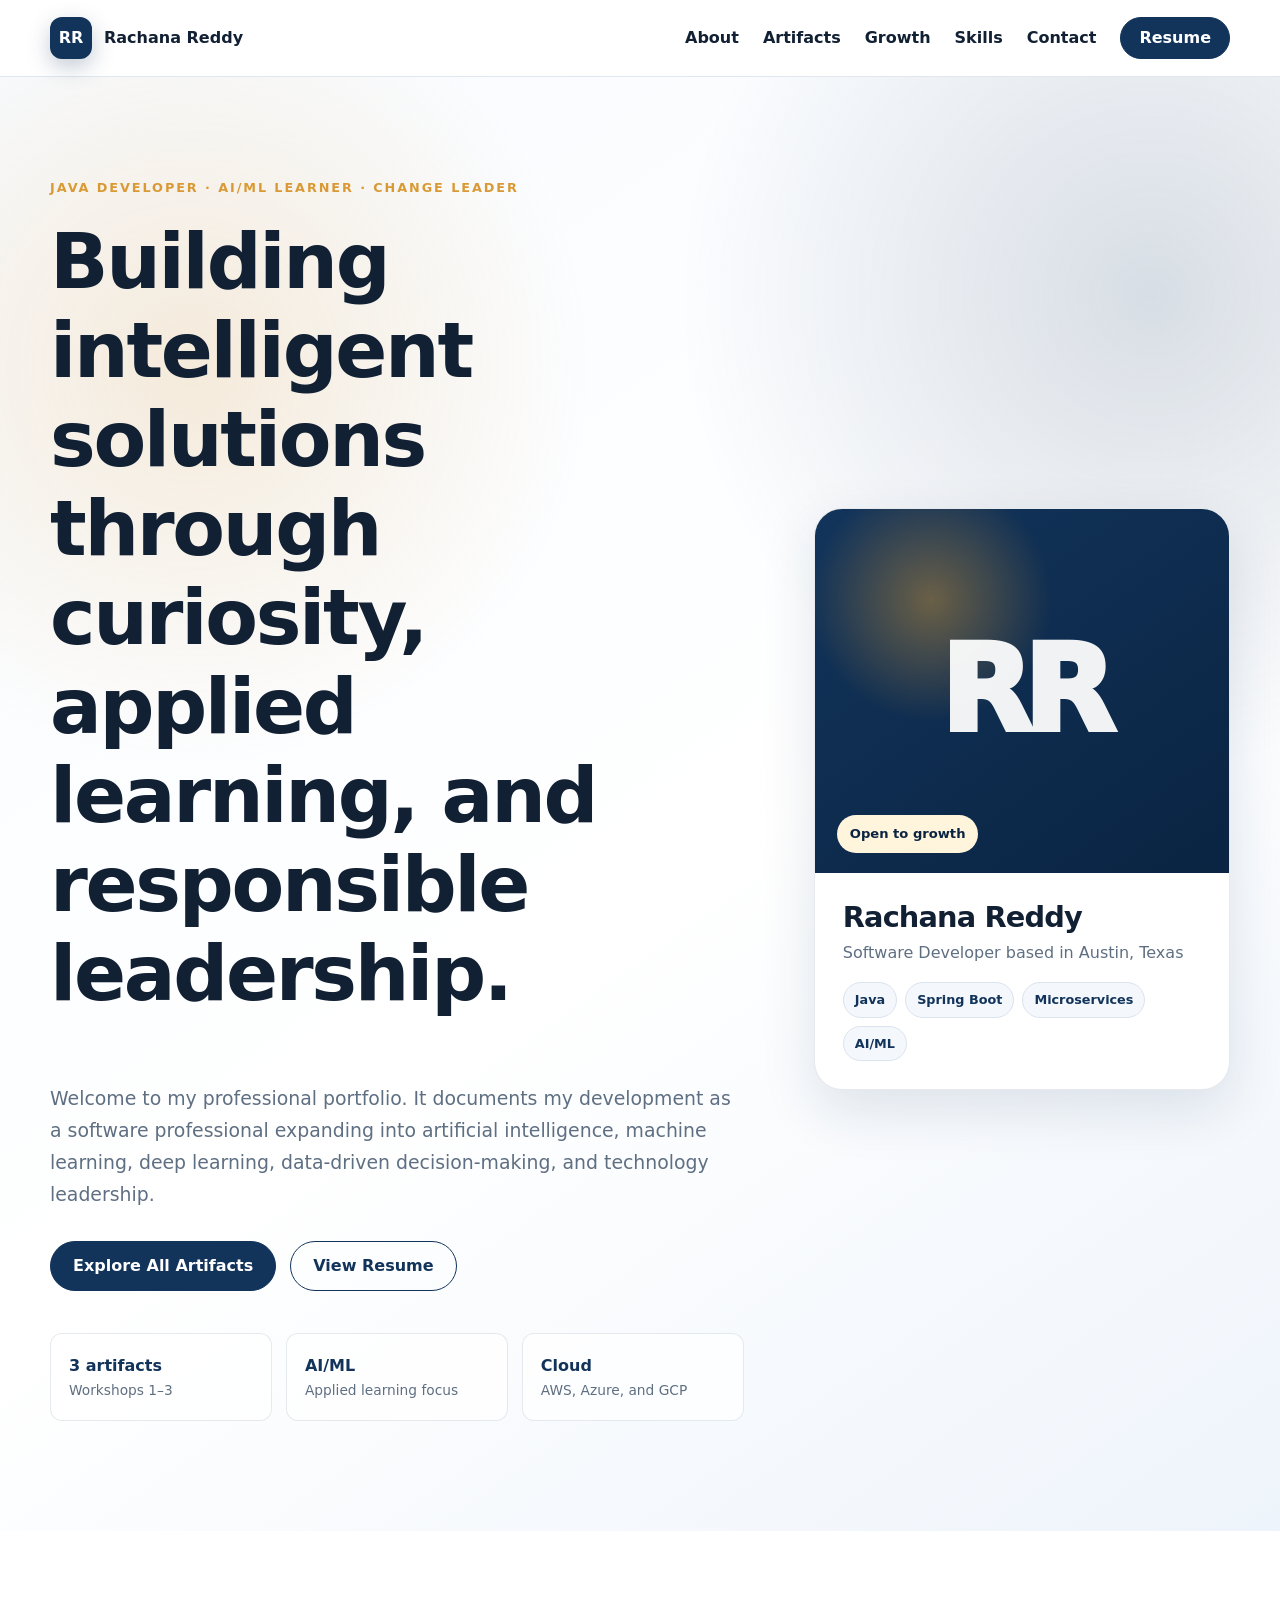
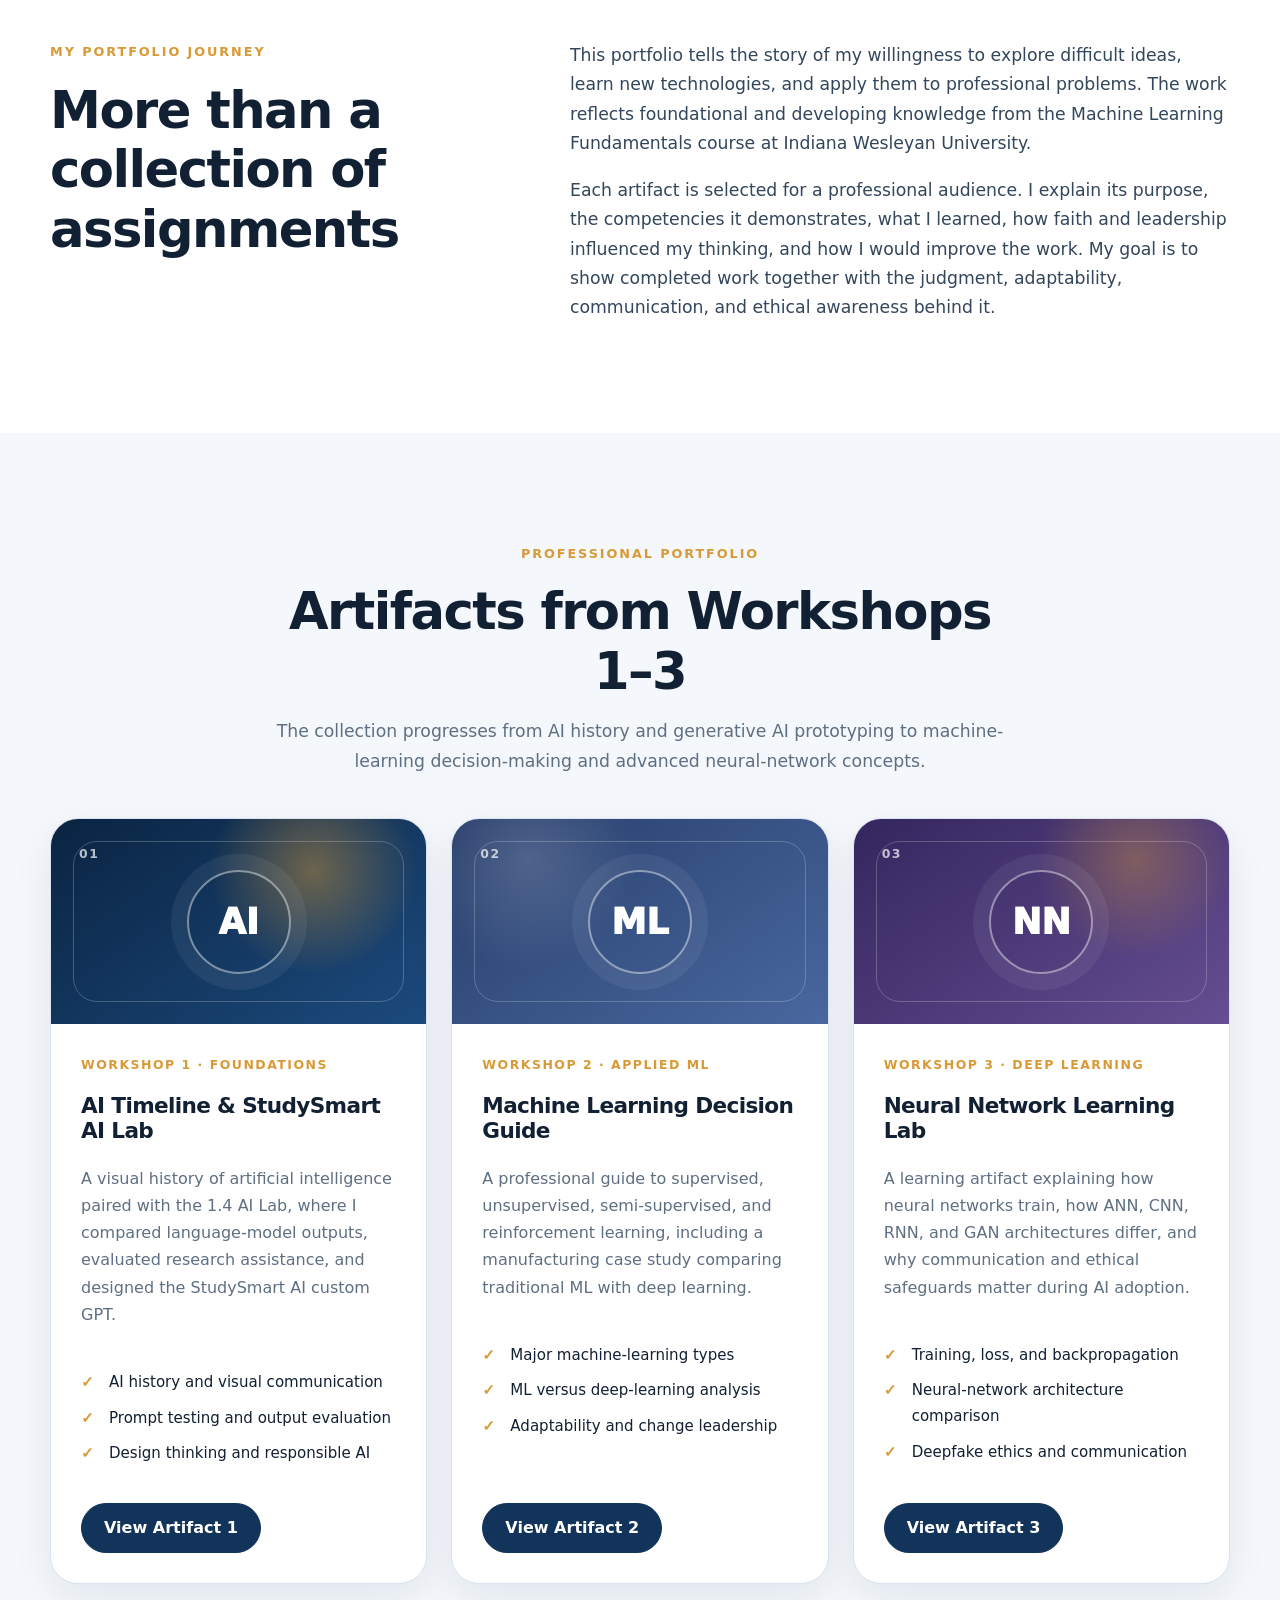
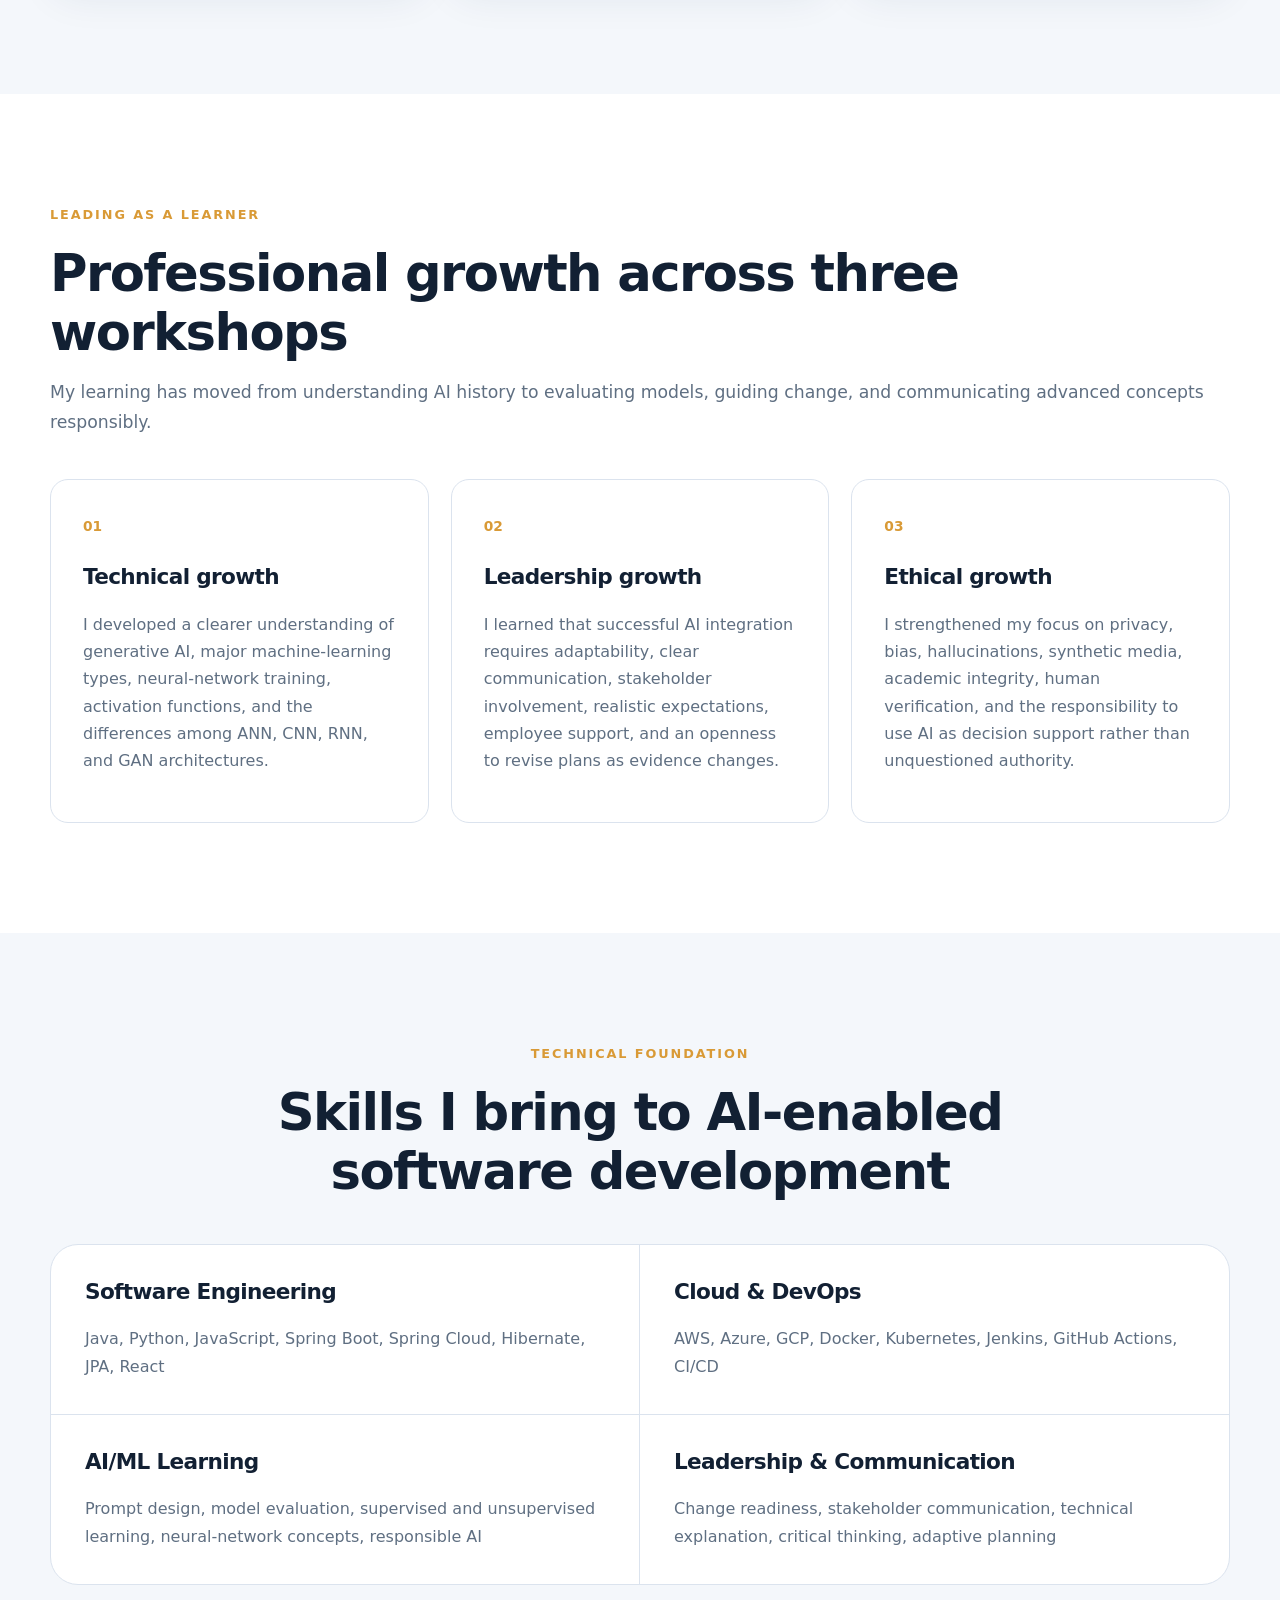
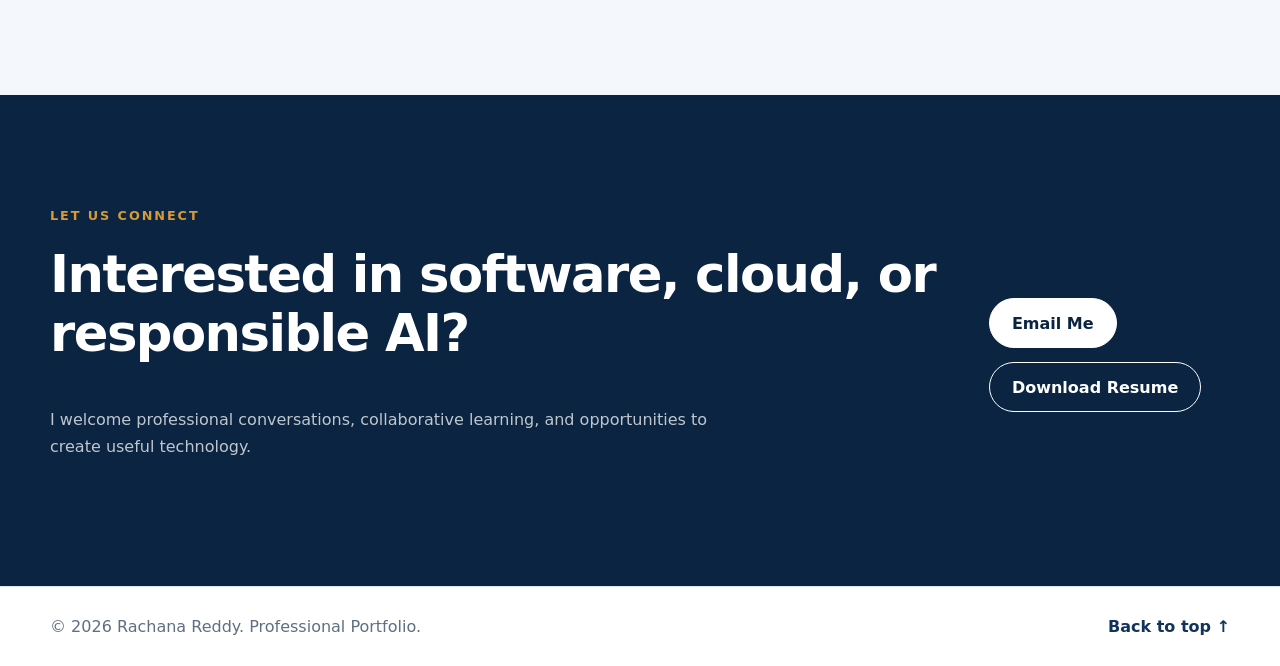
<file: index.html>
<!DOCTYPE html>
<html lang="en">
<head>
  <meta charset="UTF-8">
  <meta name="viewport" content="width=device-width, initial-scale=1.0">
  <meta name="description" content="Rachana Reddy's professional portfolio featuring AI/ML learning, software development experience, and artifacts from Workshops 1 through 3.">
  <title>Rachana Reddy | Professional Portfolio</title>
  <link rel="stylesheet" href="styles.css">
  <script defer src="script.js"></script>
</head>
<body>
  <a class="skip-link" href="#main-content">Skip to main content</a>

  <header class="site-header">
    <nav class="nav container" aria-label="Primary navigation">
      <a class="brand" href="index.html">
        <span class="brand-mark">RR</span>
        <span>Rachana Reddy</span>
      </a>
      <button class="menu-toggle" aria-expanded="false" aria-controls="primary-menu">
        <span class="sr-only">Open navigation menu</span>
        ☰
      </button>
      <div class="nav-links" id="primary-menu">
        <a href="#about">About</a>
        <a href="#artifacts">Artifacts</a>
        <a href="#growth">Growth</a>
        <a href="#skills">Skills</a>
        <a href="#contact">Contact</a>
        <a class="button button-small" href="assets/Rachana_S_Developer_Resume.pdf" target="_blank" rel="noopener">Resume</a>
      </div>
    </nav>
  </header>

  <main id="main-content">
    <section class="hero">
      <div class="container hero-grid">
        <div class="hero-copy reveal">
          <p class="eyebrow">Java Developer · AI/ML Learner · Change Leader</p>
          <h1>Building intelligent solutions through curiosity, applied learning, and responsible leadership.</h1>
          <p class="hero-text">
            Welcome to my professional portfolio. It documents my development as a software professional
            expanding into artificial intelligence, machine learning, deep learning, data-driven
            decision-making, and technology leadership.
          </p>
          <div class="hero-actions">
            <a class="button" href="#artifacts">Explore All Artifacts</a>
            <a class="button button-secondary" href="assets/Rachana_S_Developer_Resume.pdf" target="_blank" rel="noopener">View Resume</a>
          </div>
          <div class="hero-stats" aria-label="Professional summary">
            <div><strong>3 artifacts</strong><span>Workshops 1–3</span></div>
            <div><strong>AI/ML</strong><span>Applied learning focus</span></div>
            <div><strong>Cloud</strong><span>AWS, Azure, and GCP</span></div>
          </div>
        </div>

        <div class="profile-card reveal">
          <div class="profile-image-wrap profile-initials" role="img" aria-label="Rachana Reddy initials portrait placeholder">
            <span>RR</span>
            <span class="status-badge">Open to growth</span>
          </div>
          <div class="profile-card-body">
            <h2>Rachana Reddy</h2>
            <p>Software Developer based in Austin, Texas</p>
            <div class="profile-tags">
              <span>Java</span><span>Spring Boot</span><span>Microservices</span><span>AI/ML</span>
            </div>
          </div>
        </div>
      </div>
    </section>

    <section class="section" id="about">
      <div class="container two-column">
        <div class="section-heading reveal">
          <p class="eyebrow">My portfolio journey</p>
          <h2>More than a collection of assignments</h2>
        </div>
        <div class="prose reveal">
          <p>
            This portfolio tells the story of my willingness to explore difficult ideas, learn new
            technologies, and apply them to professional problems. The work reflects foundational and
            developing knowledge from the Machine Learning Fundamentals course at Indiana Wesleyan University.
          </p>
          <p>
            Each artifact is selected for a professional audience. I explain its purpose, the competencies it
            demonstrates, what I learned, how faith and leadership influenced my thinking, and how I would
            improve the work. My goal is to show completed work together with the judgment, adaptability,
            communication, and ethical awareness behind it.
          </p>
        </div>
      </div>
    </section>

    <section class="section section-alt" id="artifacts">
      <div class="container">
        <div class="section-heading centered reveal">
          <p class="eyebrow">Professional portfolio</p>
          <h2>Artifacts from Workshops 1–3</h2>
          <p>
            The collection progresses from AI history and generative AI prototyping to machine-learning
            decision-making and advanced neural-network concepts.
          </p>
        </div>

        <div class="artifact-grid">
          <article class="artifact-card reveal">
            <div class="artifact-card-top artifact-one">
              <span class="artifact-number">01</span>
              <div class="artifact-card-symbol">AI</div>
            </div>
            <div class="artifact-card-body">
              <p class="artifact-label">Workshop 1 · Foundations</p>
              <h3>AI Timeline &amp; StudySmart AI Lab</h3>
              <p>
                A visual history of artificial intelligence paired with the 1.4 AI Lab, where I compared
                language-model outputs, evaluated research assistance, and designed the StudySmart AI custom GPT.
              </p>
              <ul class="check-list compact-list">
                <li>AI history and visual communication</li>
                <li>Prompt testing and output evaluation</li>
                <li>Design thinking and responsible AI</li>
              </ul>
              <a class="button" href="artifact-1.html">View Artifact 1</a>
            </div>
          </article>

          <article class="artifact-card reveal">
            <div class="artifact-card-top artifact-two">
              <span class="artifact-number">02</span>
              <div class="artifact-card-symbol">ML</div>
            </div>
            <div class="artifact-card-body">
              <p class="artifact-label">Workshop 2 · Applied ML</p>
              <h3>Machine Learning Decision Guide</h3>
              <p>
                A professional guide to supervised, unsupervised, semi-supervised, and reinforcement learning,
                including a manufacturing case study comparing traditional ML with deep learning.
              </p>
              <ul class="check-list compact-list">
                <li>Major machine-learning types</li>
                <li>ML versus deep-learning analysis</li>
                <li>Adaptability and change leadership</li>
              </ul>
              <a class="button" href="artifact-2.html">View Artifact 2</a>
            </div>
          </article>

          <article class="artifact-card reveal">
            <div class="artifact-card-top artifact-three">
              <span class="artifact-number">03</span>
              <div class="artifact-card-symbol">NN</div>
            </div>
            <div class="artifact-card-body">
              <p class="artifact-label">Workshop 3 · Deep Learning</p>
              <h3>Neural Network Learning Lab</h3>
              <p>
                A learning artifact explaining how neural networks train, how ANN, CNN, RNN, and GAN
                architectures differ, and why communication and ethical safeguards matter during AI adoption.
              </p>
              <ul class="check-list compact-list">
                <li>Training, loss, and backpropagation</li>
                <li>Neural-network architecture comparison</li>
                <li>Deepfake ethics and communication</li>
              </ul>
              <a class="button" href="artifact-3.html">View Artifact 3</a>
            </div>
          </article>
        </div>
      </div>
    </section>

    <section class="section" id="growth">
      <div class="container">
        <div class="section-heading reveal">
          <p class="eyebrow">Leading as a learner</p>
          <h2>Professional growth across three workshops</h2>
          <p>My learning has moved from understanding AI history to evaluating models, guiding change, and communicating advanced concepts responsibly.</p>
        </div>

        <div class="card-grid">
          <article class="info-card reveal">
            <span class="card-number">01</span>
            <h3>Technical growth</h3>
            <p>
              I developed a clearer understanding of generative AI, major machine-learning types, neural-network
              training, activation functions, and the differences among ANN, CNN, RNN, and GAN architectures.
            </p>
          </article>
          <article class="info-card reveal">
            <span class="card-number">02</span>
            <h3>Leadership growth</h3>
            <p>
              I learned that successful AI integration requires adaptability, clear communication, stakeholder
              involvement, realistic expectations, employee support, and an openness to revise plans as evidence changes.
            </p>
          </article>
          <article class="info-card reveal">
            <span class="card-number">03</span>
            <h3>Ethical growth</h3>
            <p>
              I strengthened my focus on privacy, bias, hallucinations, synthetic media, academic integrity,
              human verification, and the responsibility to use AI as decision support rather than unquestioned authority.
            </p>
          </article>
        </div>
      </div>
    </section>

    <section class="section section-alt" id="skills">
      <div class="container">
        <div class="section-heading centered reveal">
          <p class="eyebrow">Technical foundation</p>
          <h2>Skills I bring to AI-enabled software development</h2>
        </div>
        <div class="skills-grid reveal">
          <div class="skill-group">
            <h3>Software Engineering</h3>
            <p>Java, Python, JavaScript, Spring Boot, Spring Cloud, Hibernate, JPA, React</p>
          </div>
          <div class="skill-group">
            <h3>Cloud &amp; DevOps</h3>
            <p>AWS, Azure, GCP, Docker, Kubernetes, Jenkins, GitHub Actions, CI/CD</p>
          </div>
          <div class="skill-group">
            <h3>AI/ML Learning</h3>
            <p>Prompt design, model evaluation, supervised and unsupervised learning, neural-network concepts, responsible AI</p>
          </div>
          <div class="skill-group">
            <h3>Leadership &amp; Communication</h3>
            <p>Change readiness, stakeholder communication, technical explanation, critical thinking, adaptive planning</p>
          </div>
        </div>
      </div>
    </section>

    <section class="section contact-section" id="contact">
      <div class="container contact-card reveal">
        <div>
          <p class="eyebrow">Let us connect</p>
          <h2>Interested in software, cloud, or responsible AI?</h2>
          <p>I welcome professional conversations, collaborative learning, and opportunities to create useful technology.</p>
        </div>
        <div class="contact-actions">
          <a class="button" href="mailto:rachanareddy1830@gmail.com">Email Me</a>
          <a class="button button-secondary" href="assets/Rachana_S_Developer_Resume.pdf" target="_blank" rel="noopener">Download Resume</a>
        </div>
      </div>
    </section>
  </main>

  <footer class="site-footer">
    <div class="container footer-row">
      <p>© <span id="year"></span> Rachana Reddy. Professional Portfolio.</p>
      <a href="#main-content">Back to top ↑</a>
    </div>
  </footer>
</body>
</html>
</file>
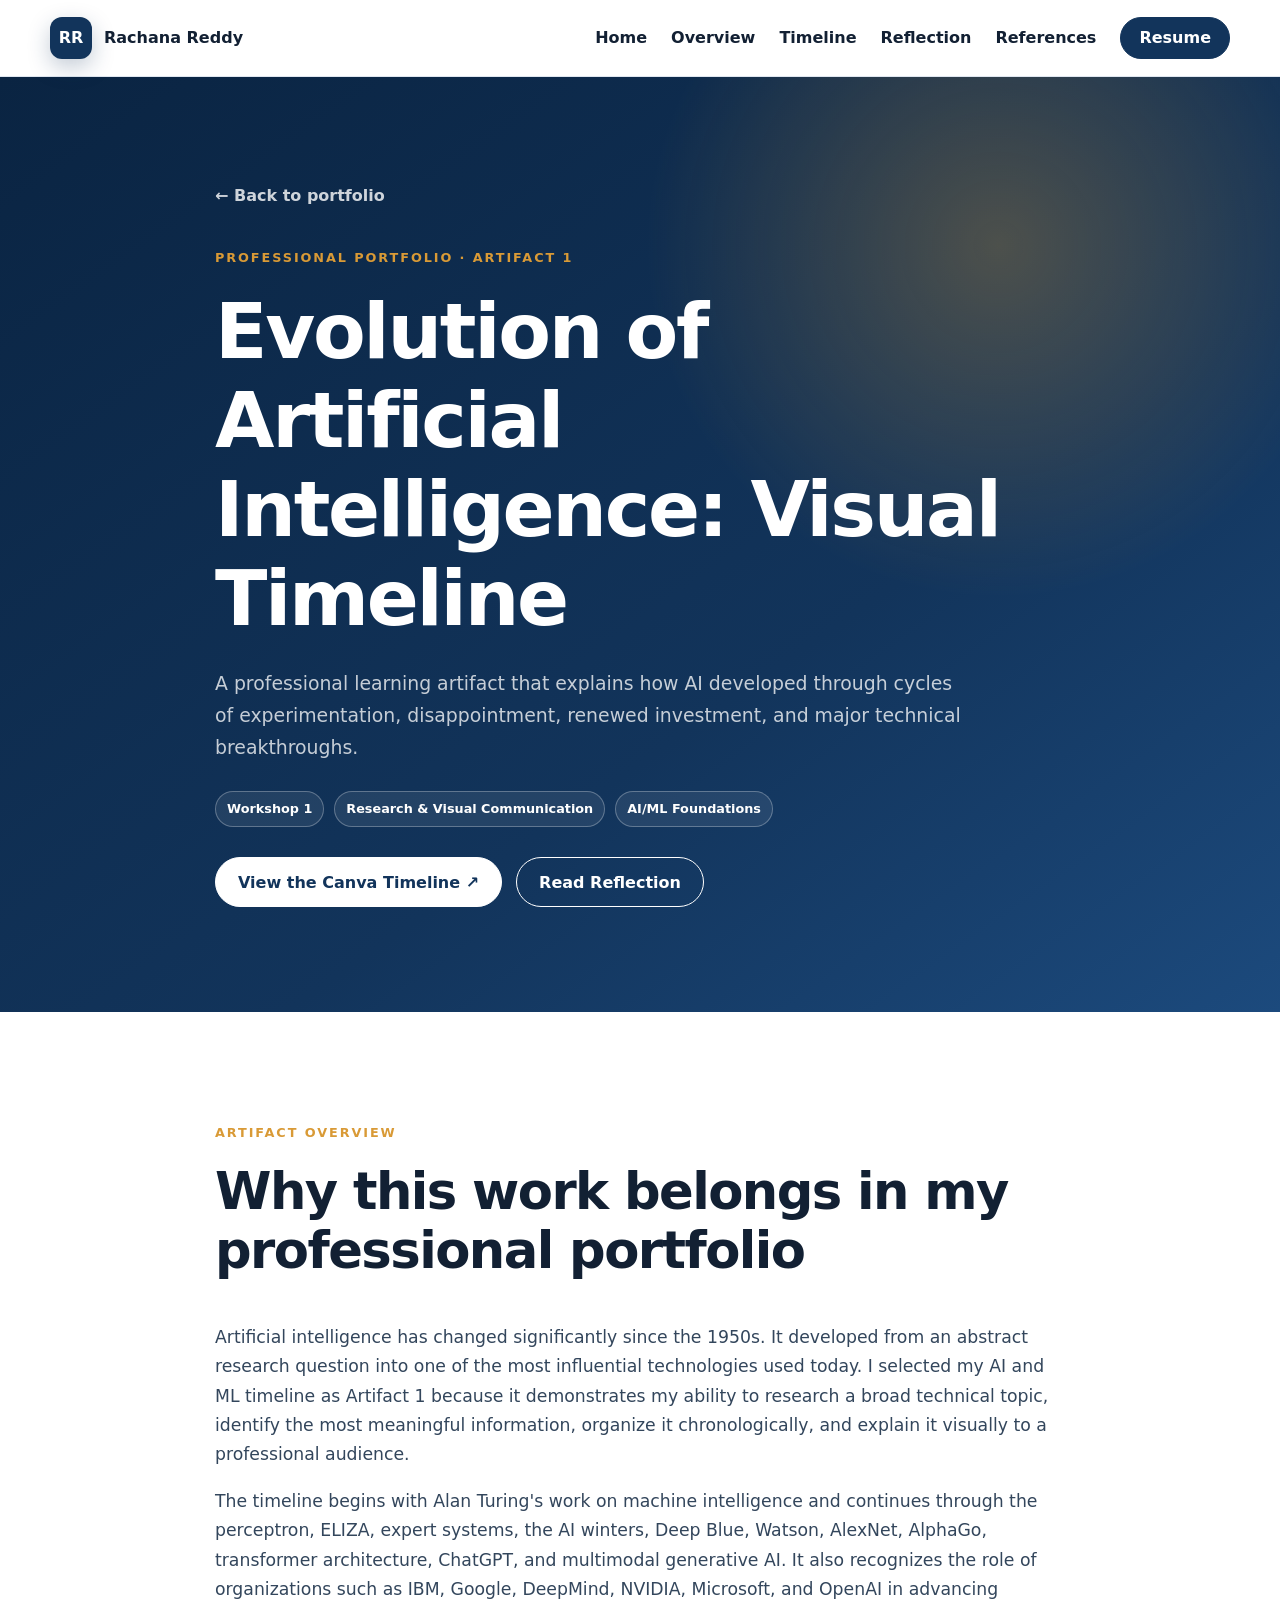
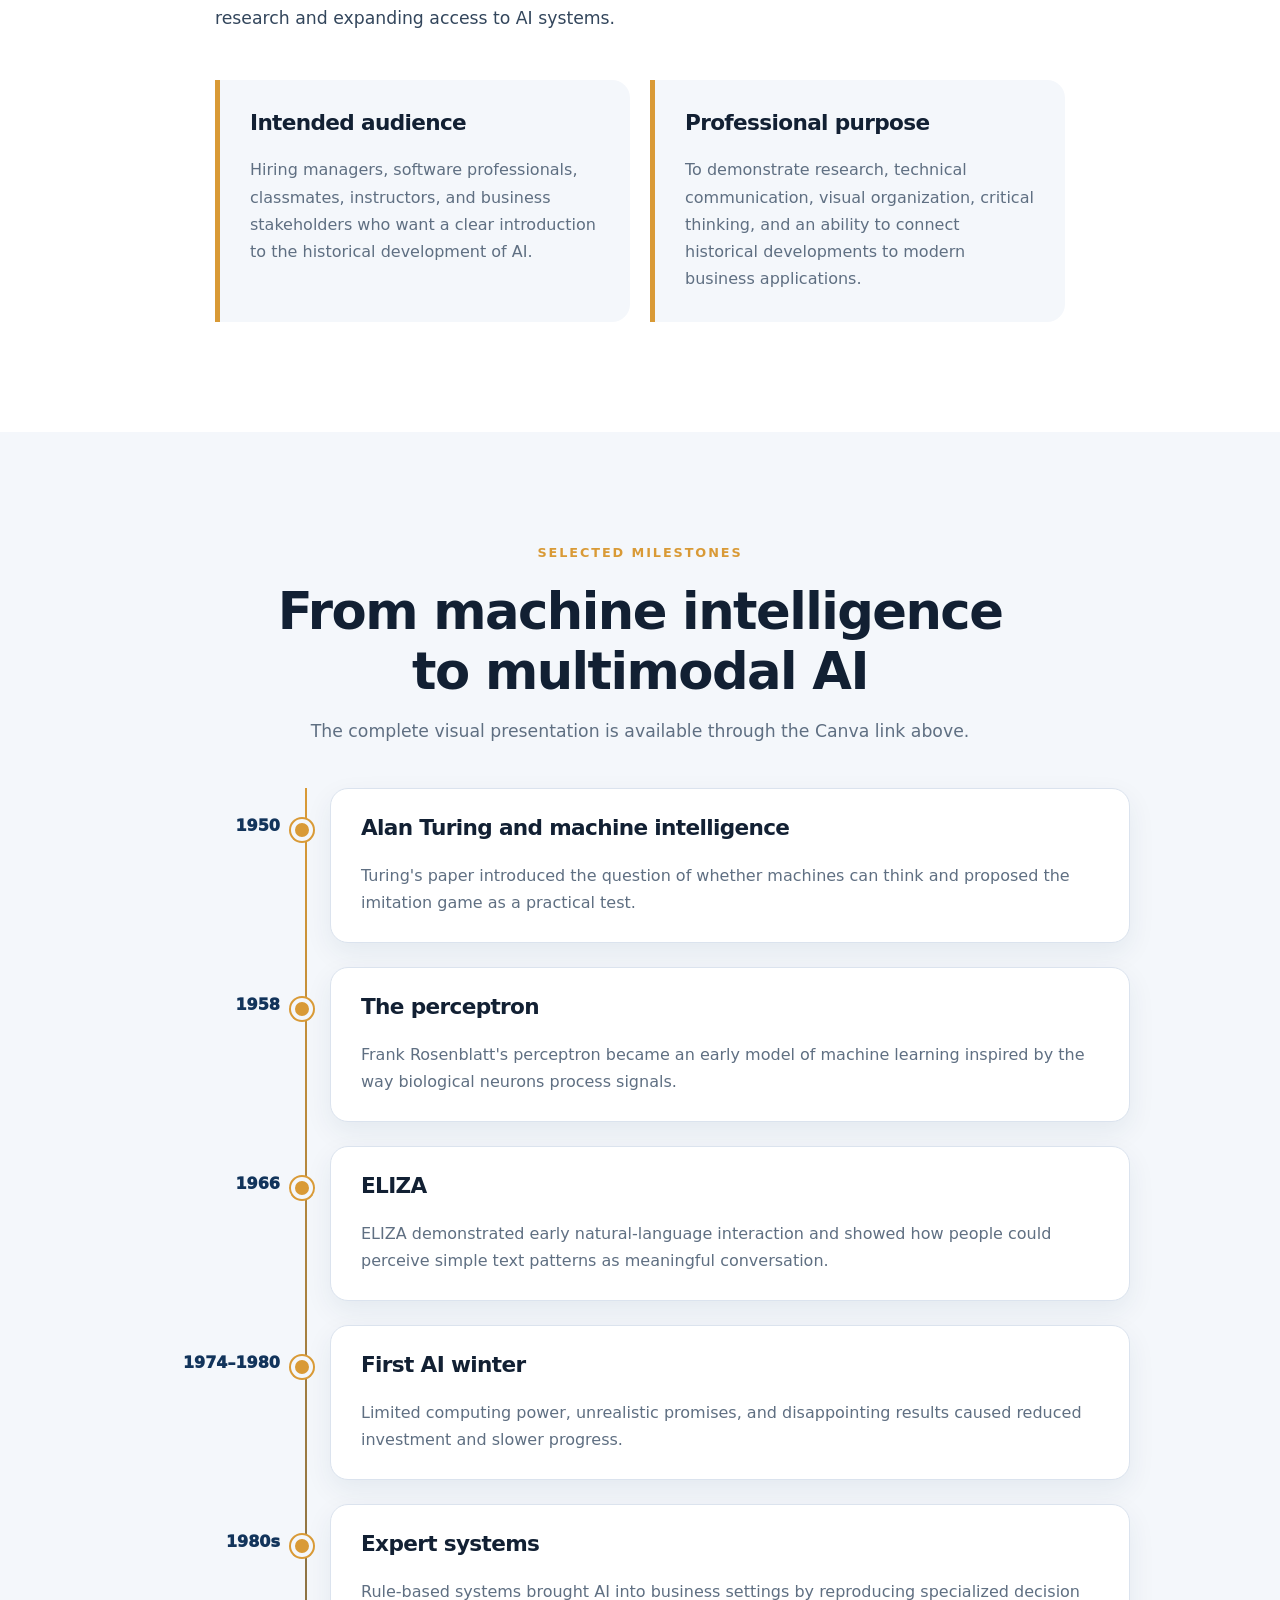
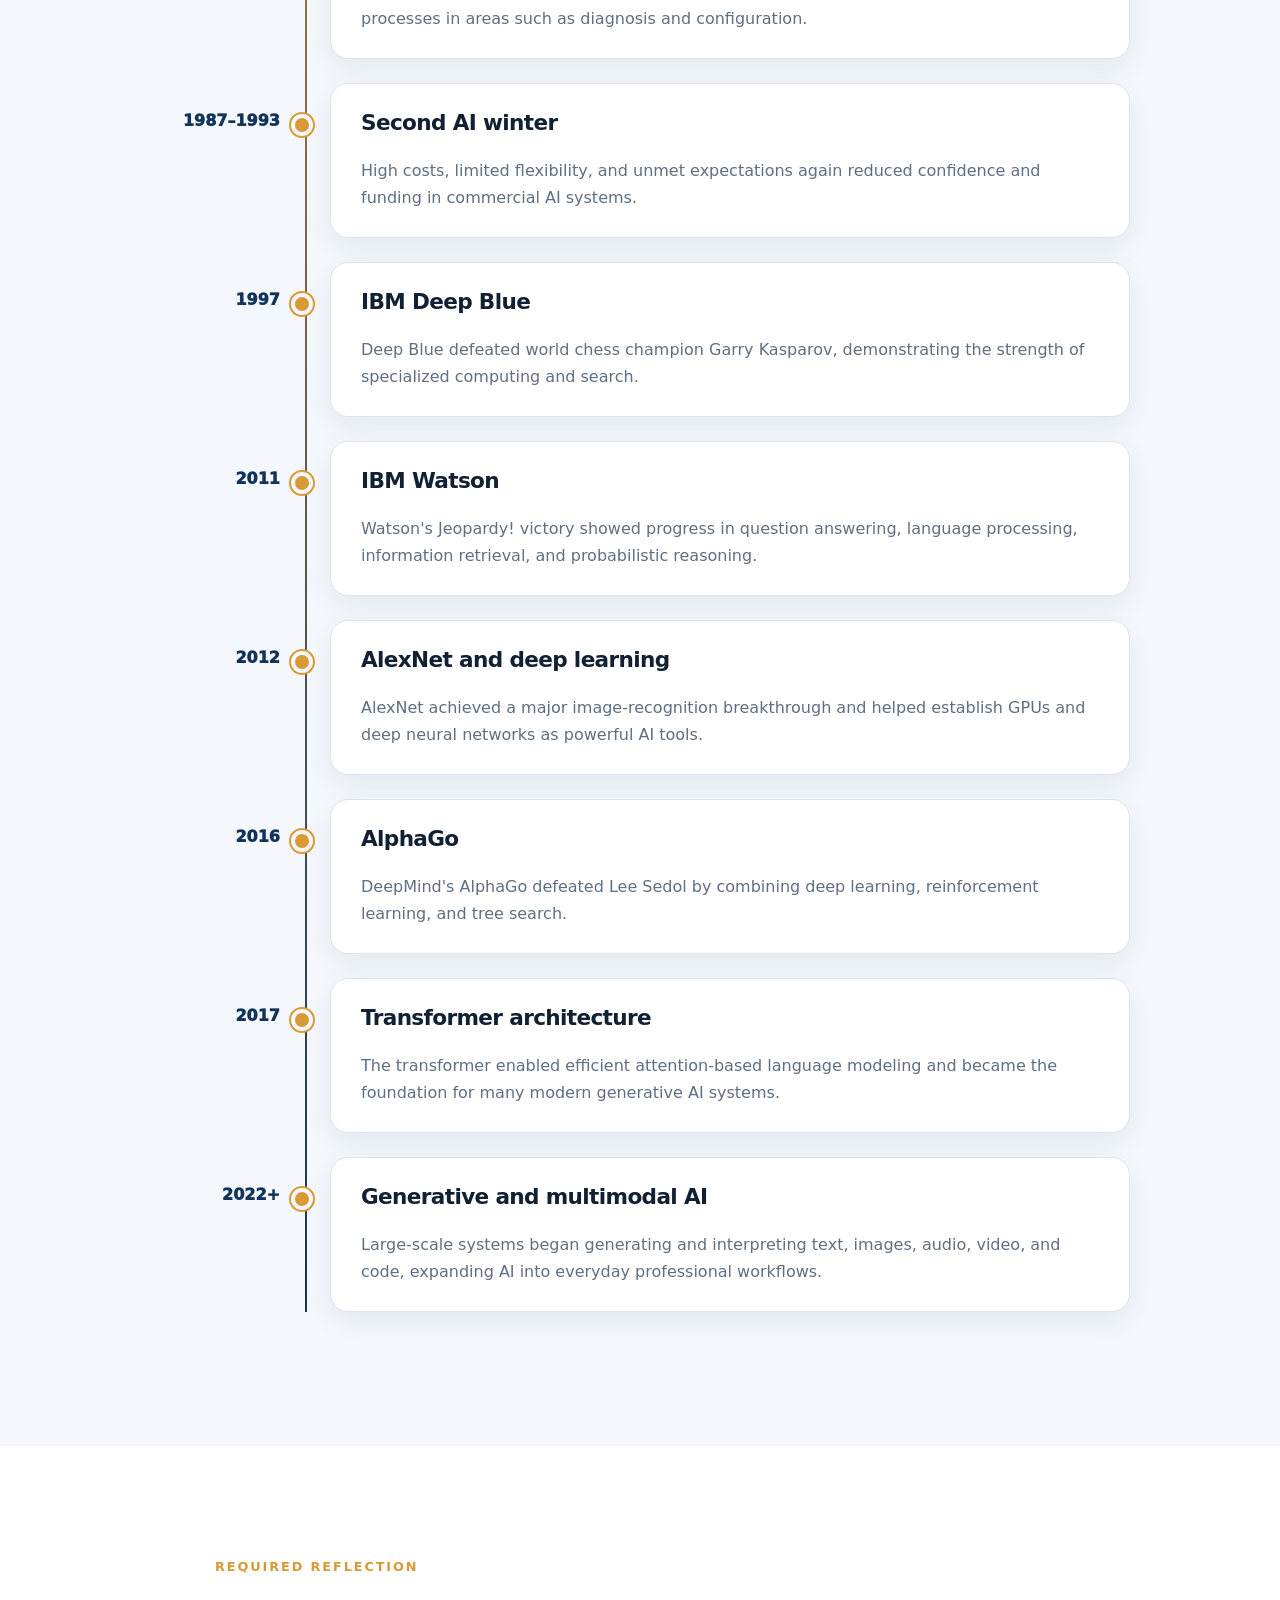
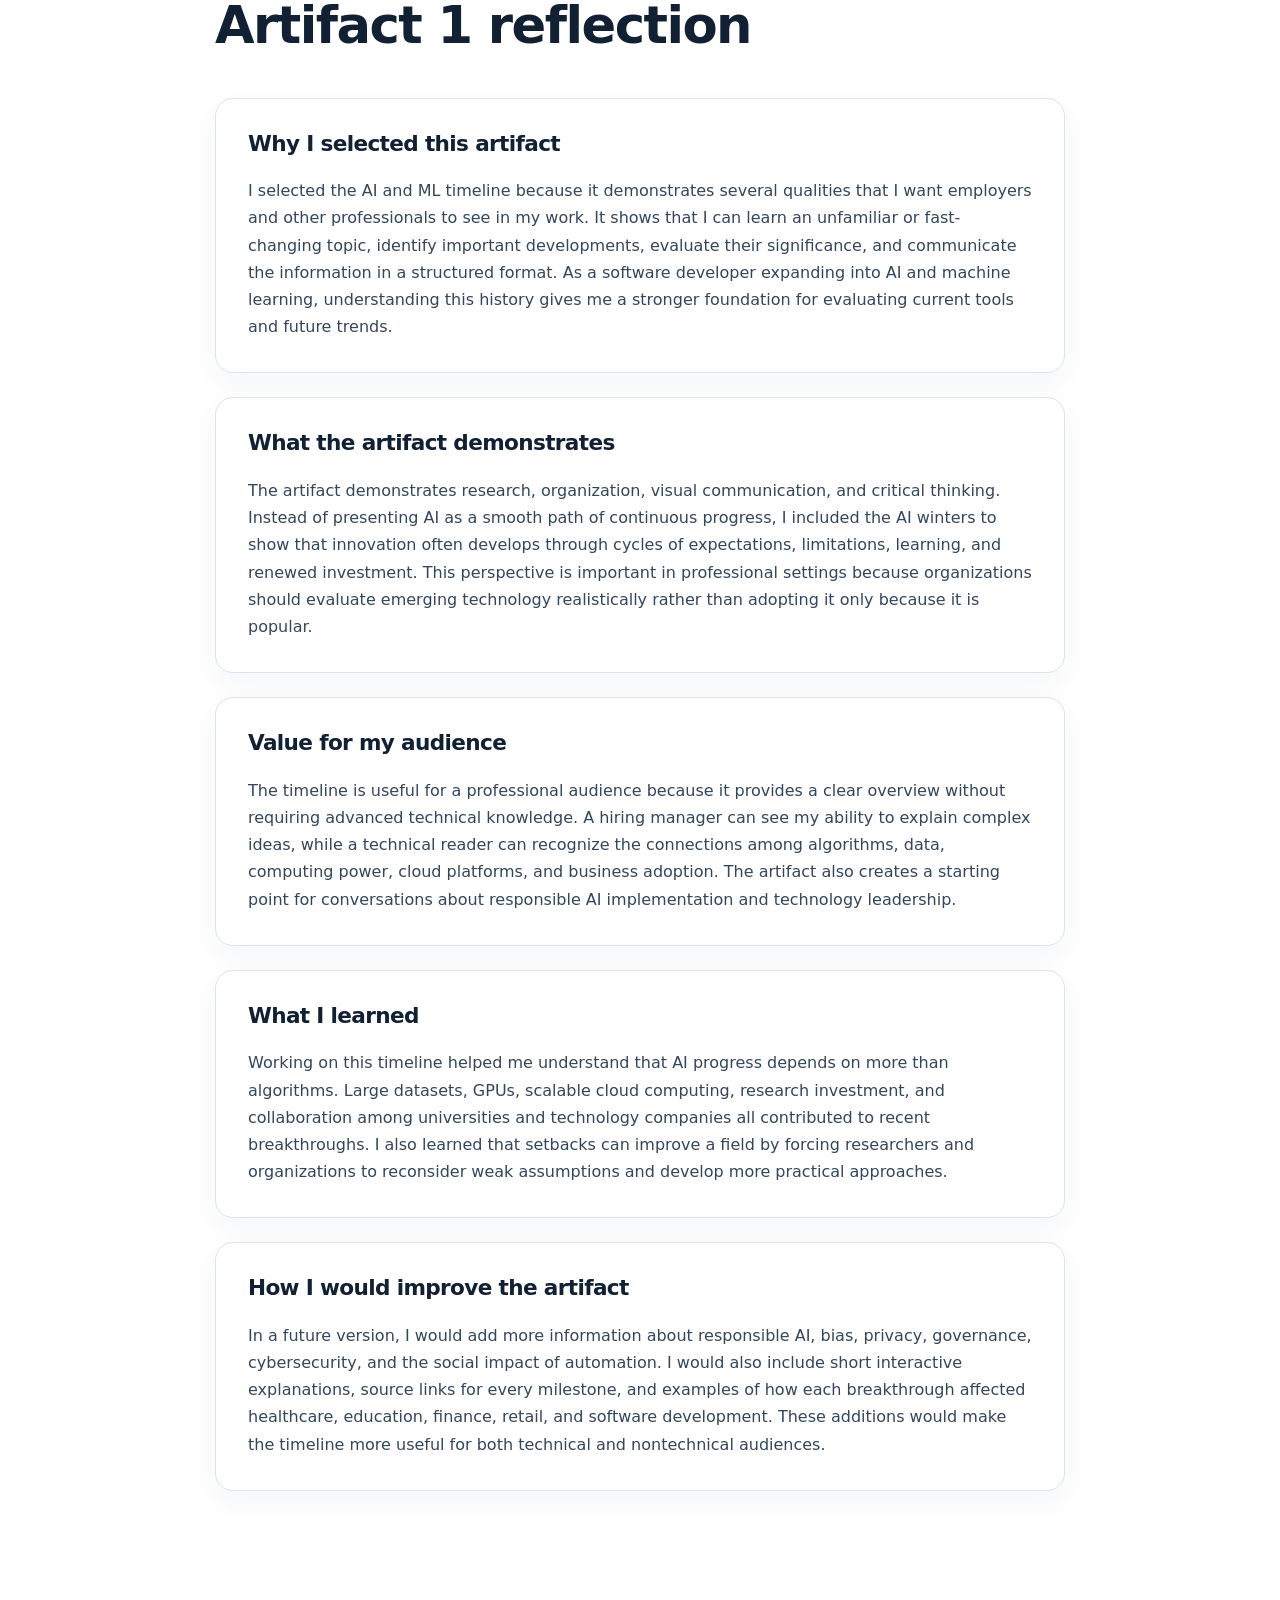
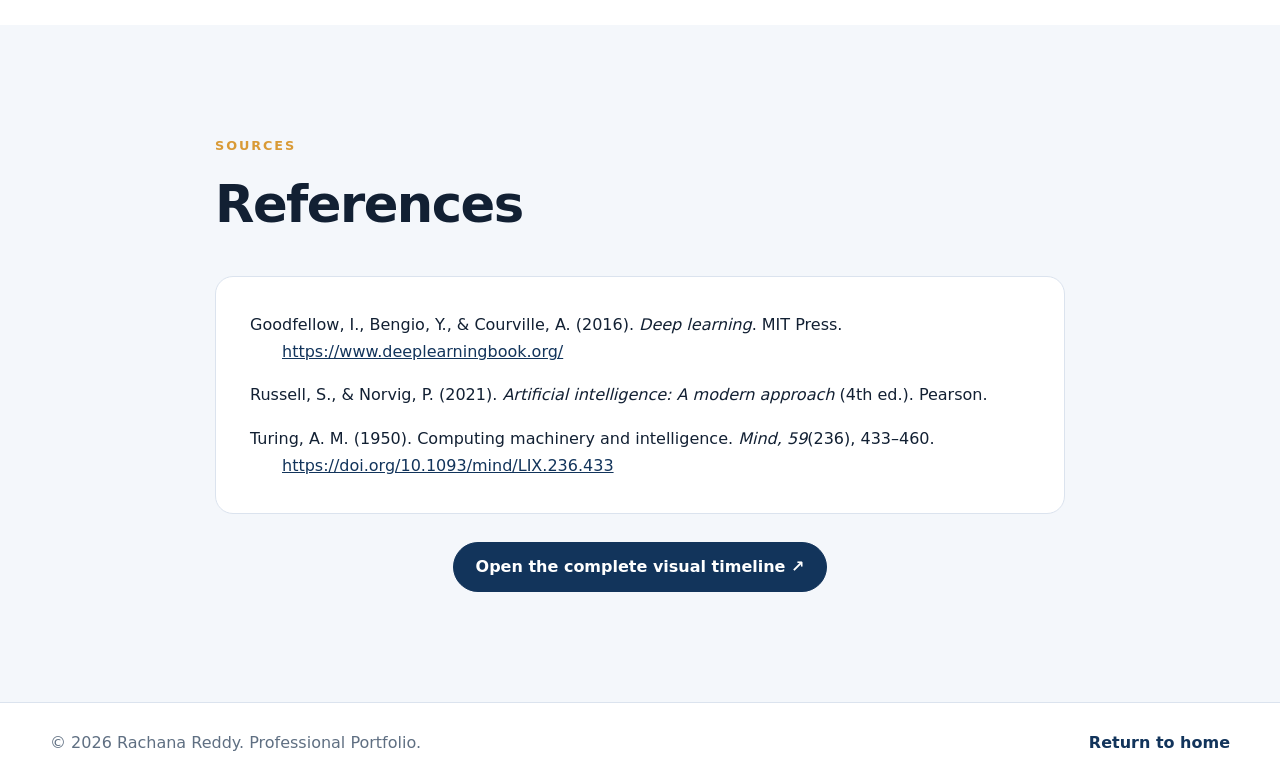
<file: artifact-1.html>
<!DOCTYPE html>
<html lang="en">
<head>
  <meta charset="UTF-8">
  <meta name="viewport" content="width=device-width, initial-scale=1.0">
  <meta name="description" content="Artifact 1: Evolution of Artificial Intelligence visual timeline and professional reflection by Rachana Reddy.">
  <title>Artifact 1 | AI and ML Timeline</title>
  <link rel="stylesheet" href="styles.css">
  <script defer src="script.js"></script>
</head>
<body>
  <a class="skip-link" href="#main-content">Skip to main content</a>

  <header class="site-header">
    <nav class="nav container" aria-label="Primary navigation">
      <a class="brand" href="index.html">
        <span class="brand-mark">RR</span>
        <span>Rachana Reddy</span>
      </a>
      <button class="menu-toggle" aria-expanded="false" aria-controls="primary-menu">
        <span class="sr-only">Open navigation menu</span>
        ☰
      </button>
      <div class="nav-links" id="primary-menu">
        <a href="index.html">Home</a>
        <a href="#overview">Overview</a>
        <a href="#timeline">Timeline</a>
        <a href="#reflection">Reflection</a>
        <a href="#references">References</a>
        <a class="button button-small" href="assets/Rachana_S_Developer_Resume.pdf" target="_blank" rel="noopener">Resume</a>
      </div>
    </nav>
  </header>

  <main id="main-content">
    <section class="artifact-hero">
      <div class="container narrow reveal">
        <a class="back-link" href="index.html">← Back to portfolio</a>
        <p class="eyebrow">Professional Portfolio · Artifact 1</p>
        <h1>Evolution of Artificial Intelligence: Visual Timeline</h1>
        <p class="artifact-intro">
          A professional learning artifact that explains how AI developed through cycles of
          experimentation, disappointment, renewed investment, and major technical breakthroughs.
        </p>
        <div class="artifact-meta">
          <span>Workshop 1</span>
          <span>Research & Visual Communication</span>
          <span>AI/ML Foundations</span>
        </div>
        <div class="hero-actions">
          <a class="button" href="https://canva.link/b8rzh4ii8e0j9jr" target="_blank" rel="noopener">View the Canva Timeline ↗</a>
          <a class="button button-secondary" href="#reflection">Read Reflection</a>
        </div>
      </div>
    </section>

    <section class="section" id="overview">
      <div class="container narrow">
        <div class="section-heading reveal">
          <p class="eyebrow">Artifact overview</p>
          <h2>Why this work belongs in my professional portfolio</h2>
        </div>
        <div class="prose reveal">
          <p>
            Artificial intelligence has changed significantly since the 1950s. It developed from an
            abstract research question into one of the most influential technologies used today. I selected
            my AI and ML timeline as Artifact 1 because it demonstrates my ability to research a broad
            technical topic, identify the most meaningful information, organize it chronologically, and
            explain it visually to a professional audience.
          </p>
          <p>
            The timeline begins with Alan Turing's work on machine intelligence and continues through the
            perceptron, ELIZA, expert systems, the AI winters, Deep Blue, Watson, AlexNet, AlphaGo,
            transformer architecture, ChatGPT, and multimodal generative AI. It also recognizes the role
            of organizations such as IBM, Google, DeepMind, NVIDIA, Microsoft, and OpenAI in advancing
            research and expanding access to AI systems.
          </p>
        </div>

        <div class="audience-grid reveal">
          <article>
            <h3>Intended audience</h3>
            <p>
              Hiring managers, software professionals, classmates, instructors, and business stakeholders
              who want a clear introduction to the historical development of AI.
            </p>
          </article>
          <article>
            <h3>Professional purpose</h3>
            <p>
              To demonstrate research, technical communication, visual organization, critical thinking,
              and an ability to connect historical developments to modern business applications.
            </p>
          </article>
        </div>
      </div>
    </section>

    <section class="section section-alt" id="timeline">
      <div class="container">
        <div class="section-heading centered reveal">
          <p class="eyebrow">Selected milestones</p>
          <h2>From machine intelligence to multimodal AI</h2>
          <p>The complete visual presentation is available through the Canva link above.</p>
        </div>

        <div class="timeline">
          <article class="timeline-item reveal">
            <div class="timeline-year">1950</div>
            <div class="timeline-card">
              <h3>Alan Turing and machine intelligence</h3>
              <p>Turing's paper introduced the question of whether machines can think and proposed the imitation game as a practical test.</p>
            </div>
          </article>

          <article class="timeline-item reveal">
            <div class="timeline-year">1958</div>
            <div class="timeline-card">
              <h3>The perceptron</h3>
              <p>Frank Rosenblatt's perceptron became an early model of machine learning inspired by the way biological neurons process signals.</p>
            </div>
          </article>

          <article class="timeline-item reveal">
            <div class="timeline-year">1966</div>
            <div class="timeline-card">
              <h3>ELIZA</h3>
              <p>ELIZA demonstrated early natural-language interaction and showed how people could perceive simple text patterns as meaningful conversation.</p>
            </div>
          </article>

          <article class="timeline-item reveal">
            <div class="timeline-year">1974–1980</div>
            <div class="timeline-card">
              <h3>First AI winter</h3>
              <p>Limited computing power, unrealistic promises, and disappointing results caused reduced investment and slower progress.</p>
            </div>
          </article>

          <article class="timeline-item reveal">
            <div class="timeline-year">1980s</div>
            <div class="timeline-card">
              <h3>Expert systems</h3>
              <p>Rule-based systems brought AI into business settings by reproducing specialized decision processes in areas such as diagnosis and configuration.</p>
            </div>
          </article>

          <article class="timeline-item reveal">
            <div class="timeline-year">1987–1993</div>
            <div class="timeline-card">
              <h3>Second AI winter</h3>
              <p>High costs, limited flexibility, and unmet expectations again reduced confidence and funding in commercial AI systems.</p>
            </div>
          </article>

          <article class="timeline-item reveal">
            <div class="timeline-year">1997</div>
            <div class="timeline-card">
              <h3>IBM Deep Blue</h3>
              <p>Deep Blue defeated world chess champion Garry Kasparov, demonstrating the strength of specialized computing and search.</p>
            </div>
          </article>

          <article class="timeline-item reveal">
            <div class="timeline-year">2011</div>
            <div class="timeline-card">
              <h3>IBM Watson</h3>
              <p>Watson's Jeopardy! victory showed progress in question answering, language processing, information retrieval, and probabilistic reasoning.</p>
            </div>
          </article>

          <article class="timeline-item reveal">
            <div class="timeline-year">2012</div>
            <div class="timeline-card">
              <h3>AlexNet and deep learning</h3>
              <p>AlexNet achieved a major image-recognition breakthrough and helped establish GPUs and deep neural networks as powerful AI tools.</p>
            </div>
          </article>

          <article class="timeline-item reveal">
            <div class="timeline-year">2016</div>
            <div class="timeline-card">
              <h3>AlphaGo</h3>
              <p>DeepMind's AlphaGo defeated Lee Sedol by combining deep learning, reinforcement learning, and tree search.</p>
            </div>
          </article>

          <article class="timeline-item reveal">
            <div class="timeline-year">2017</div>
            <div class="timeline-card">
              <h3>Transformer architecture</h3>
              <p>The transformer enabled efficient attention-based language modeling and became the foundation for many modern generative AI systems.</p>
            </div>
          </article>

          <article class="timeline-item reveal">
            <div class="timeline-year">2022+</div>
            <div class="timeline-card">
              <h3>Generative and multimodal AI</h3>
              <p>Large-scale systems began generating and interpreting text, images, audio, video, and code, expanding AI into everyday professional workflows.</p>
            </div>
          </article>
        </div>
      </div>
    </section>

    <section class="section" id="reflection">
      <div class="container narrow">
        <div class="section-heading reveal">
          <p class="eyebrow">Required reflection</p>
          <h2>Artifact 1 reflection</h2>
        </div>

        <div class="reflection-block reveal">
          <h3>Why I selected this artifact</h3>
          <p>
            I selected the AI and ML timeline because it demonstrates several qualities that I want
            employers and other professionals to see in my work. It shows that I can learn an unfamiliar
            or fast-changing topic, identify important developments, evaluate their significance, and
            communicate the information in a structured format. As a software developer expanding into
            AI and machine learning, understanding this history gives me a stronger foundation for
            evaluating current tools and future trends.
          </p>
        </div>

        <div class="reflection-block reveal">
          <h3>What the artifact demonstrates</h3>
          <p>
            The artifact demonstrates research, organization, visual communication, and critical thinking.
            Instead of presenting AI as a smooth path of continuous progress, I included the AI winters to
            show that innovation often develops through cycles of expectations, limitations, learning, and
            renewed investment. This perspective is important in professional settings because organizations
            should evaluate emerging technology realistically rather than adopting it only because it is popular.
          </p>
        </div>

        <div class="reflection-block reveal">
          <h3>Value for my audience</h3>
          <p>
            The timeline is useful for a professional audience because it provides a clear overview without
            requiring advanced technical knowledge. A hiring manager can see my ability to explain complex
            ideas, while a technical reader can recognize the connections among algorithms, data, computing
            power, cloud platforms, and business adoption. The artifact also creates a starting point for
            conversations about responsible AI implementation and technology leadership.
          </p>
        </div>

        <div class="reflection-block reveal">
          <h3>What I learned</h3>
          <p>
            Working on this timeline helped me understand that AI progress depends on more than algorithms.
            Large datasets, GPUs, scalable cloud computing, research investment, and collaboration among
            universities and technology companies all contributed to recent breakthroughs. I also learned
            that setbacks can improve a field by forcing researchers and organizations to reconsider weak
            assumptions and develop more practical approaches.
          </p>
        </div>

        <div class="reflection-block reveal">
          <h3>How I would improve the artifact</h3>
          <p>
            In a future version, I would add more information about responsible AI, bias, privacy, governance,
            cybersecurity, and the social impact of automation. I would also include short interactive
            explanations, source links for every milestone, and examples of how each breakthrough affected
            healthcare, education, finance, retail, and software development. These additions would make the
            timeline more useful for both technical and nontechnical audiences.
          </p>
        </div>
      </div>
    </section>

    <section class="section section-alt" id="references">
      <div class="container narrow">
        <div class="section-heading reveal">
          <p class="eyebrow">Sources</p>
          <h2>References</h2>
        </div>
        <div class="references reveal">
          <p>Goodfellow, I., Bengio, Y., & Courville, A. (2016). <em>Deep learning</em>. MIT Press. <a href="https://www.deeplearningbook.org/" target="_blank" rel="noopener">https://www.deeplearningbook.org/</a></p>
          <p>Russell, S., & Norvig, P. (2021). <em>Artificial intelligence: A modern approach</em> (4th ed.). Pearson.</p>
          <p>Turing, A. M. (1950). Computing machinery and intelligence. <em>Mind, 59</em>(236), 433–460. <a href="https://doi.org/10.1093/mind/LIX.236.433" target="_blank" rel="noopener">https://doi.org/10.1093/mind/LIX.236.433</a></p>
        </div>
        <div class="centered-action reveal">
          <a class="button" href="https://canva.link/b8rzh4ii8e0j9jr" target="_blank" rel="noopener">Open the complete visual timeline ↗</a>
        </div>
      </div>
    </section>
  </main>

  <footer class="site-footer">
    <div class="container footer-row">
      <p>© <span id="year"></span> Rachana Reddy. Professional Portfolio.</p>
      <a href="index.html">Return to home</a>
    </div>
  </footer>
</body>
</html>
</file>
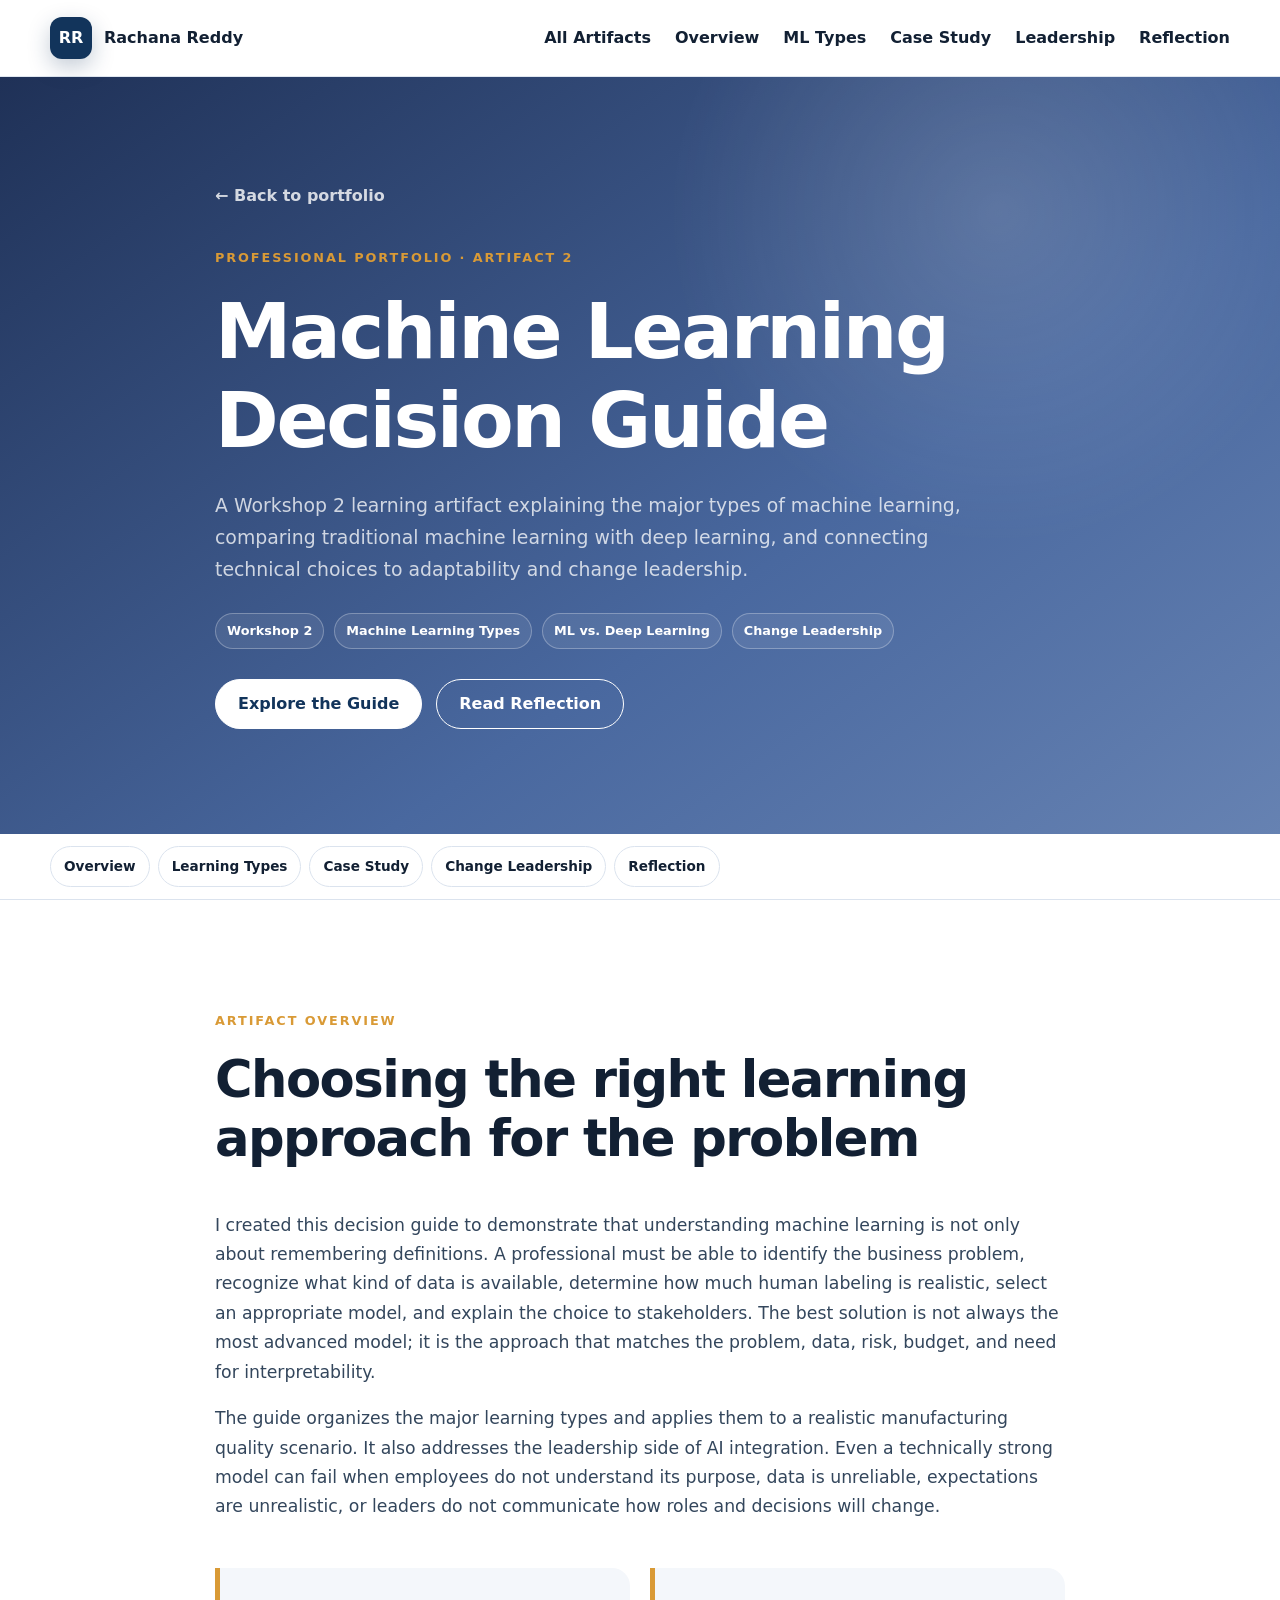
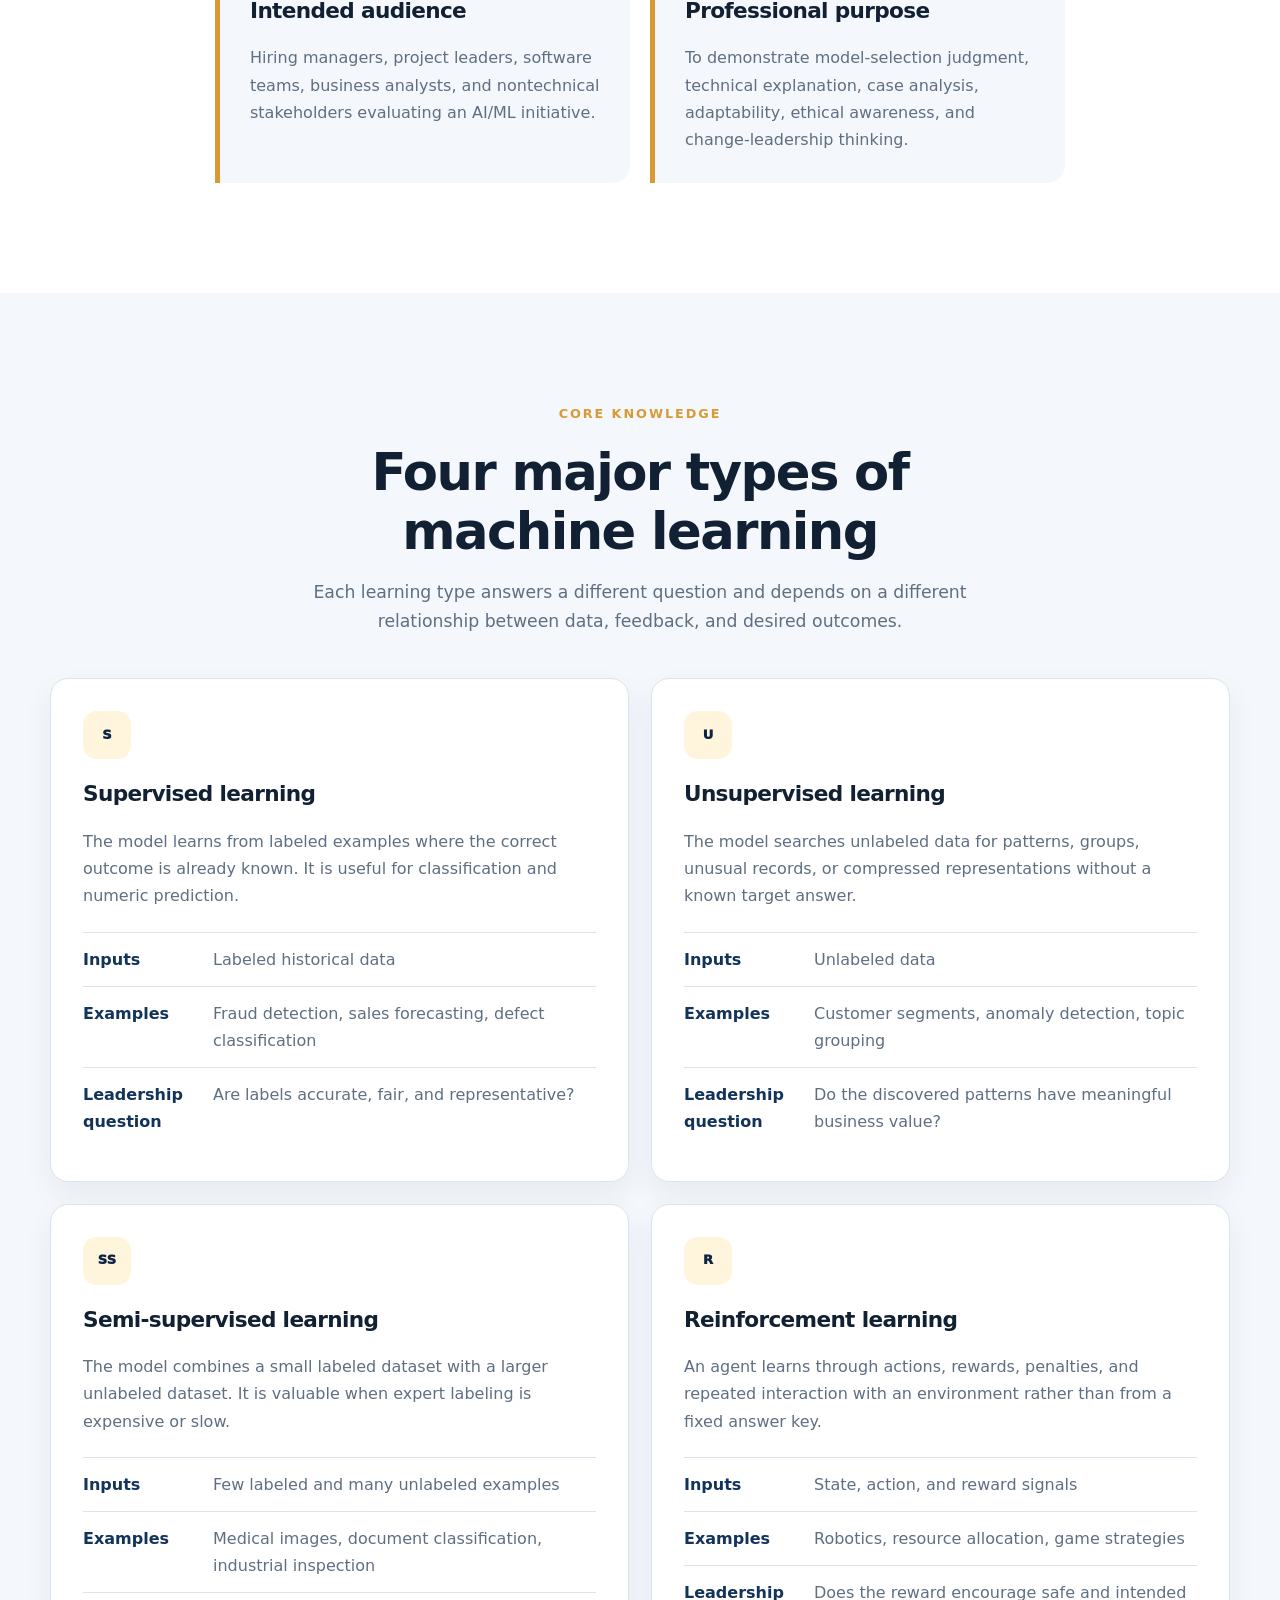
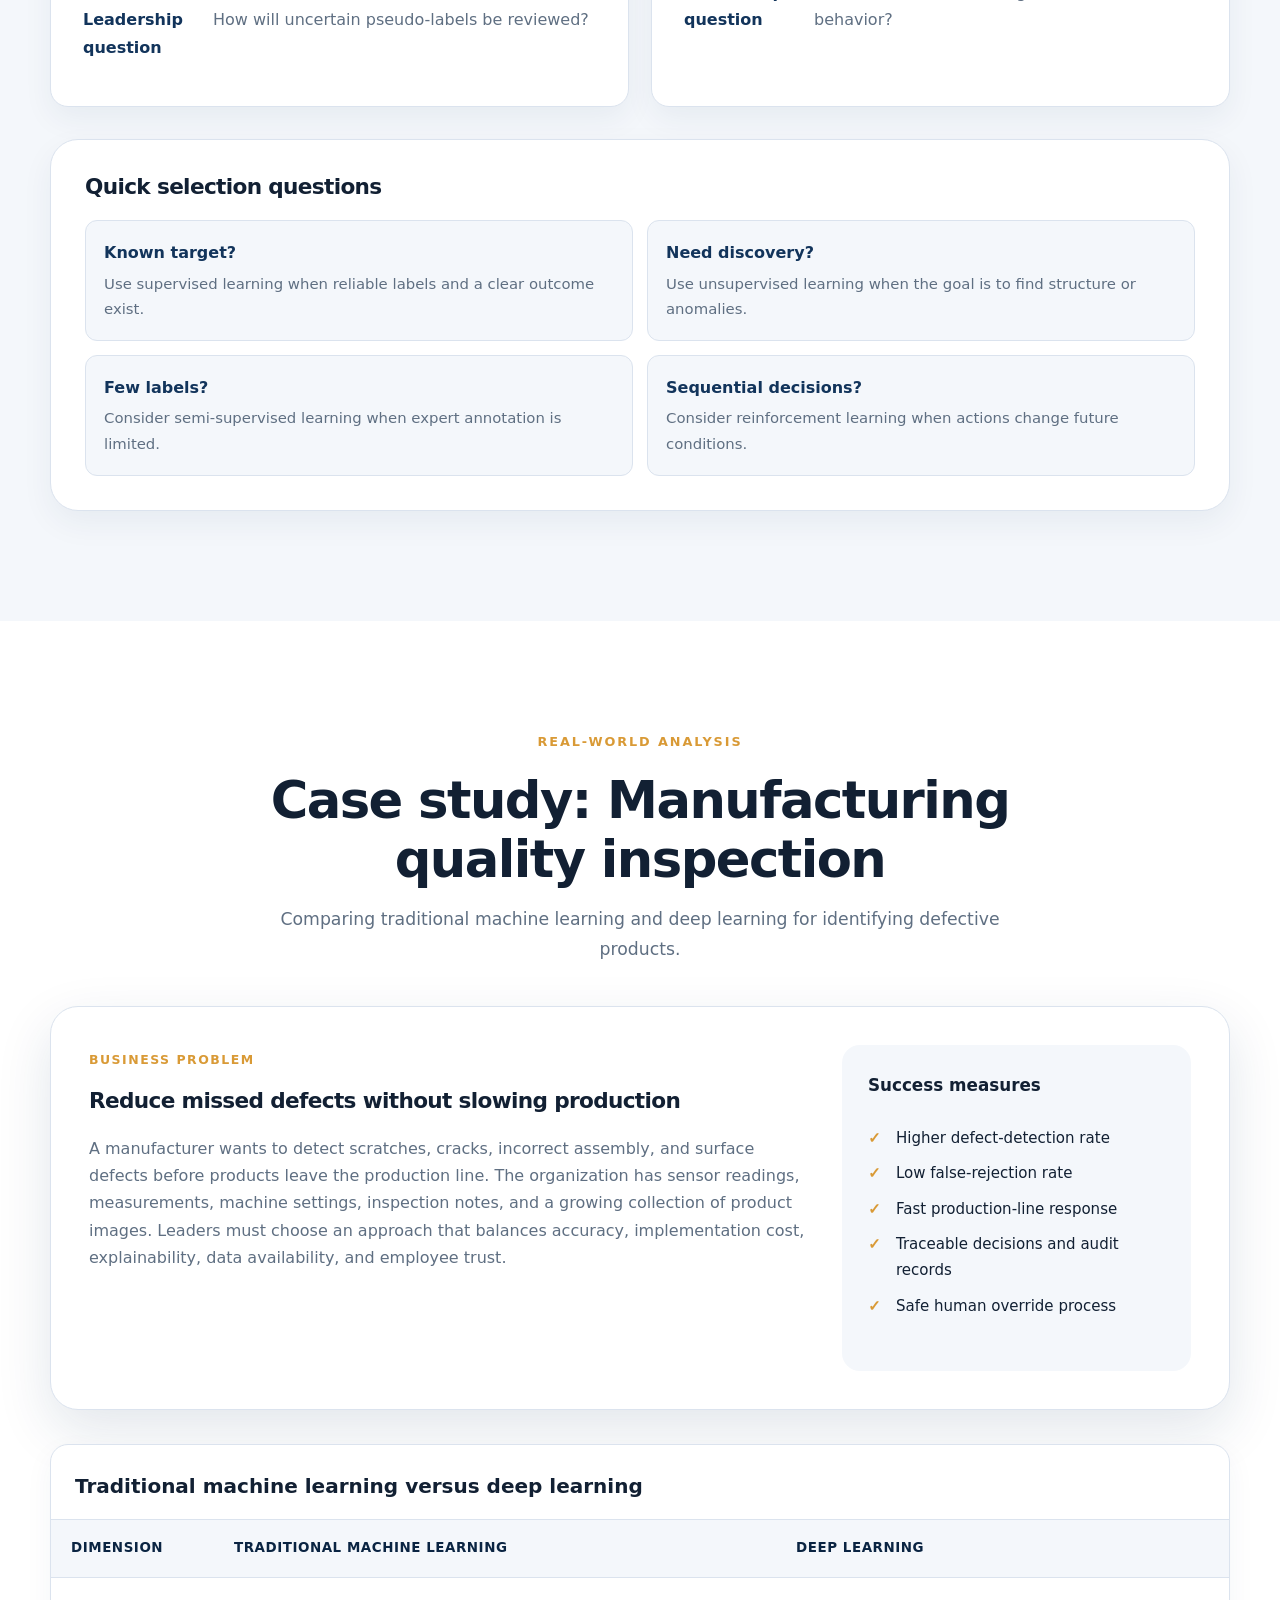
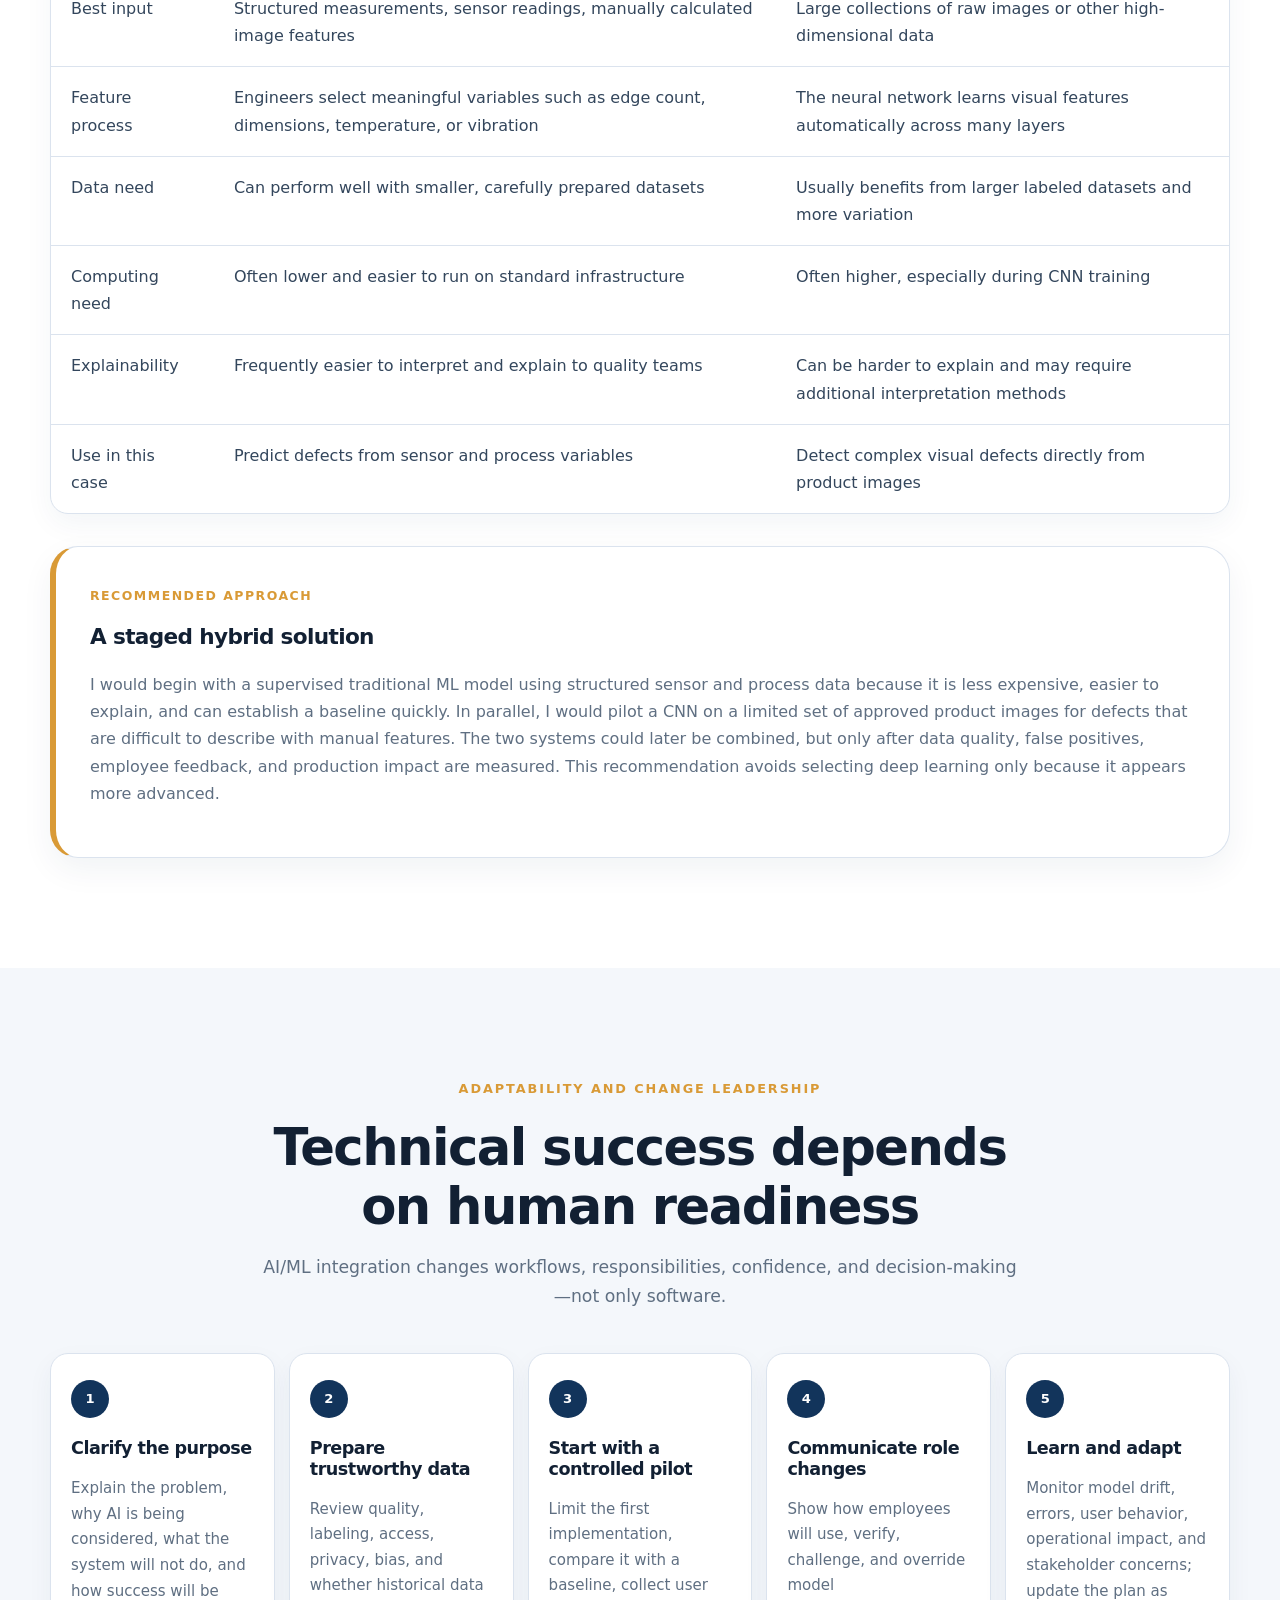
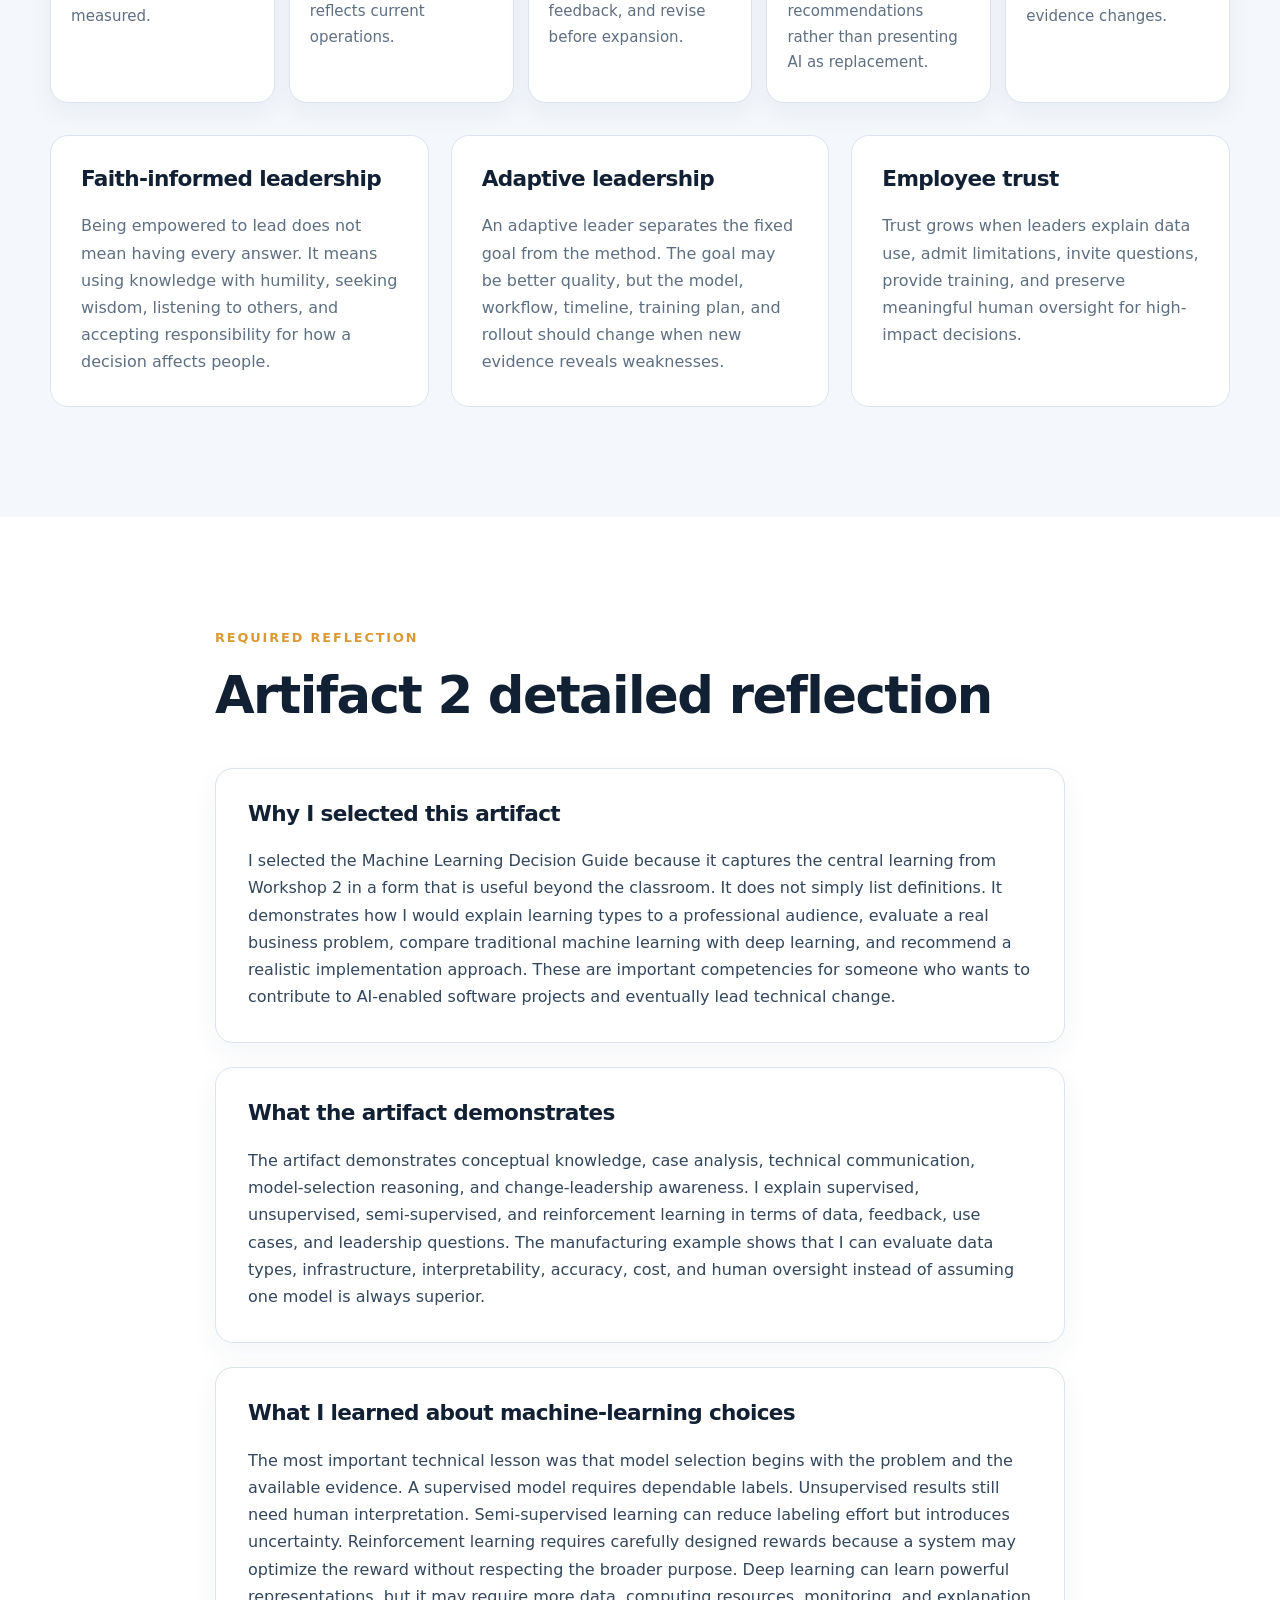
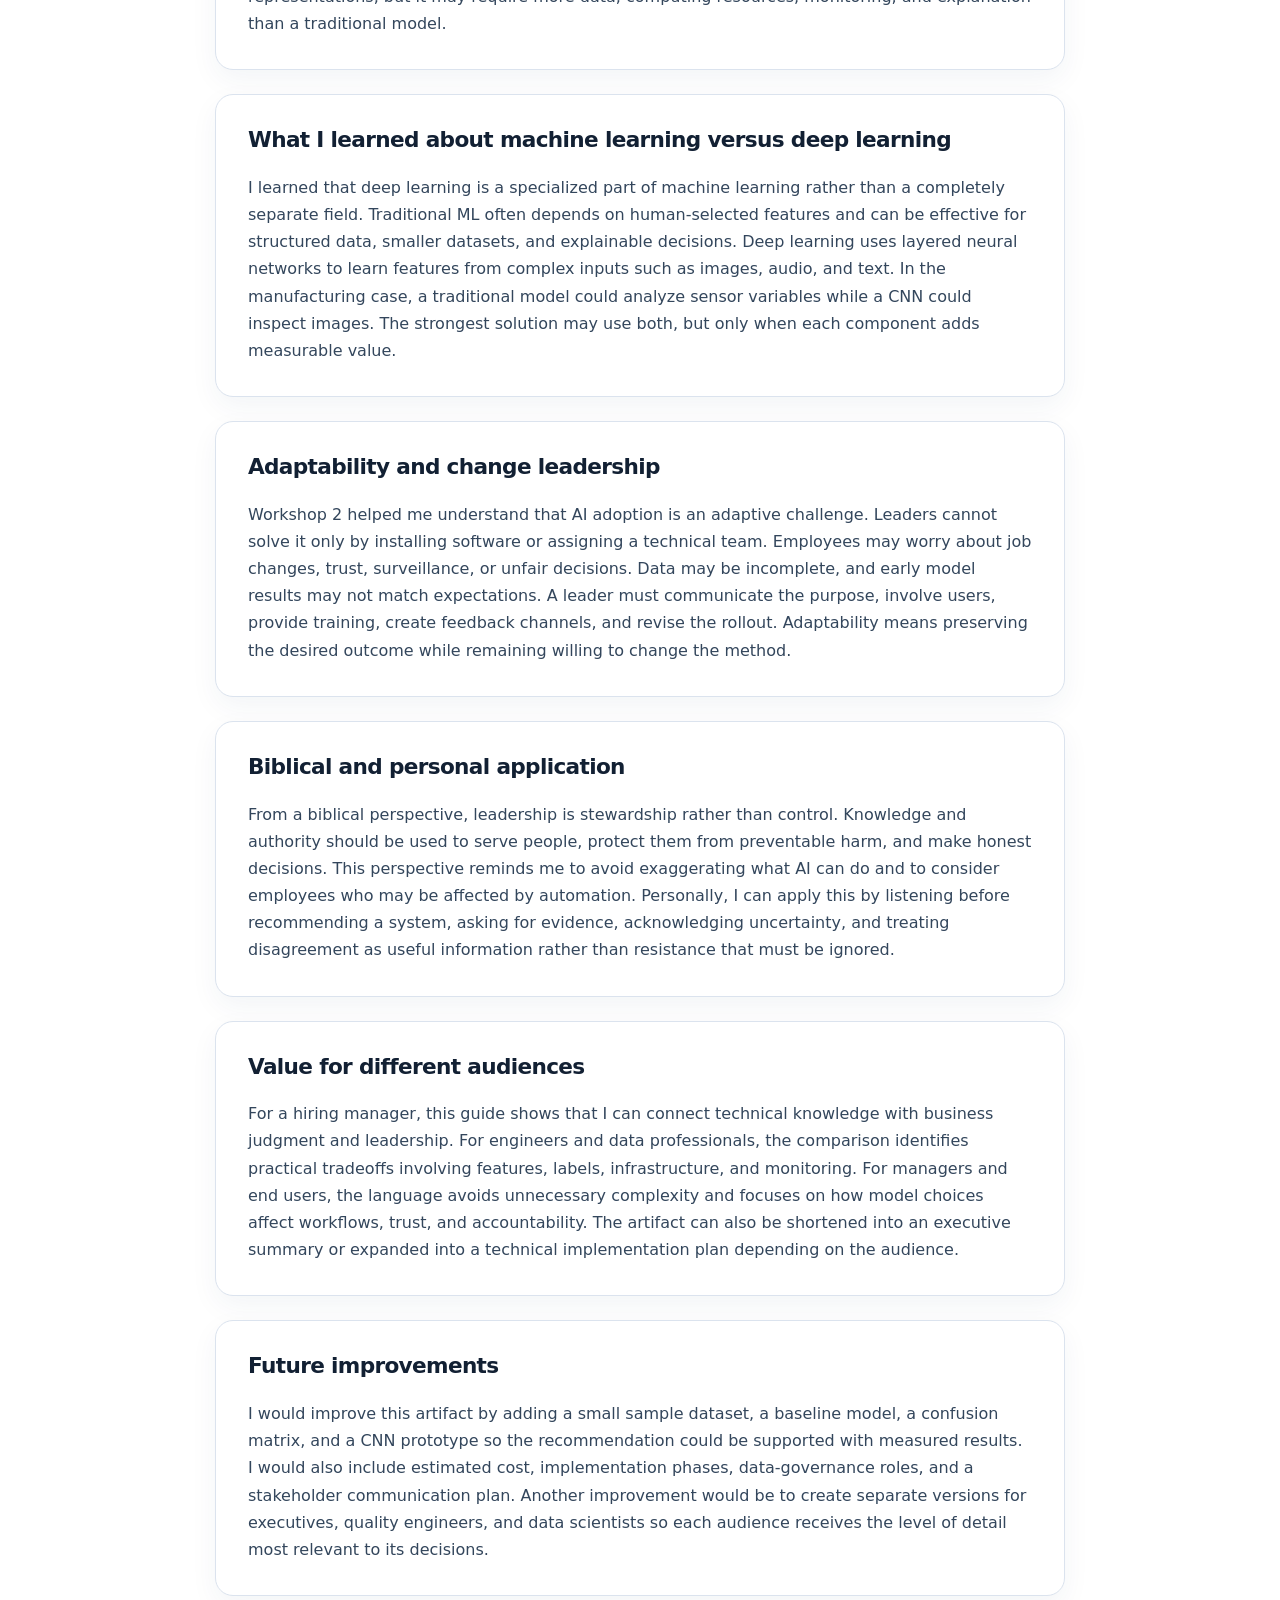
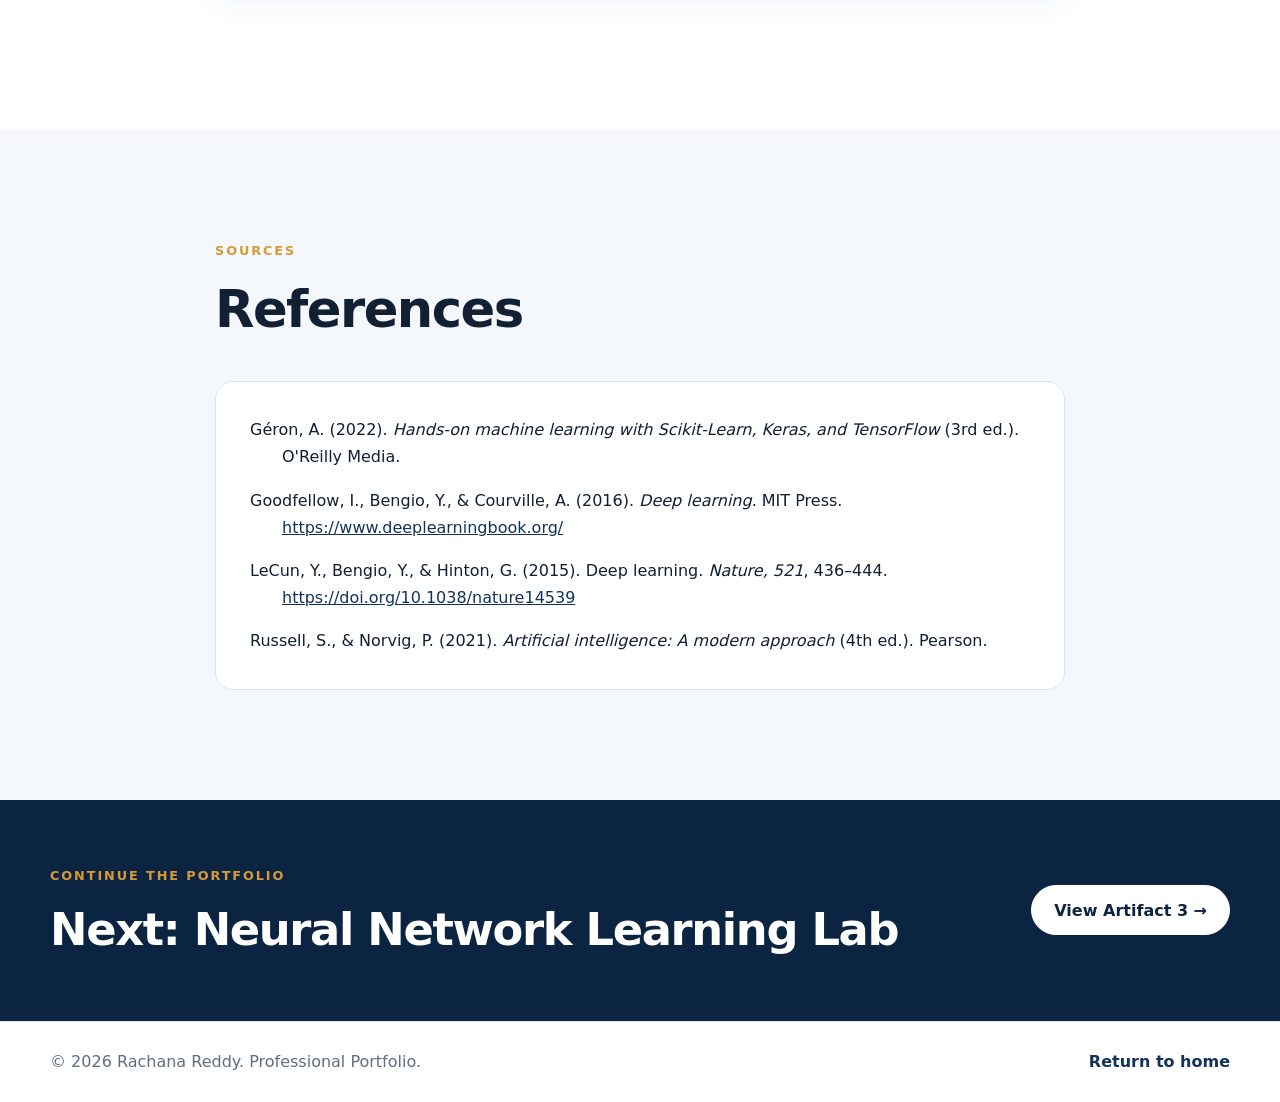
<file: artifact-2.html>
<!DOCTYPE html>
<html lang="en">
<head>
  <meta charset="UTF-8">
  <meta name="viewport" content="width=device-width, initial-scale=1.0">
  <meta name="description" content="Artifact 2: Machine Learning Decision Guide covering major learning types, ML versus deep learning, adaptability, and change leadership.">
  <title>Artifact 2 | Machine Learning Decision Guide</title>
  <link rel="stylesheet" href="styles.css">
  <script defer src="script.js"></script>
</head>
<body>
  <a class="skip-link" href="#main-content">Skip to main content</a>

  <header class="site-header">
    <nav class="nav container" aria-label="Primary navigation">
      <a class="brand" href="index.html"><span class="brand-mark">RR</span><span>Rachana Reddy</span></a>
      <button class="menu-toggle" aria-expanded="false" aria-controls="primary-menu"><span class="sr-only">Open navigation menu</span>☰</button>
      <div class="nav-links" id="primary-menu">
        <a href="index.html#artifacts">All Artifacts</a>
        <a href="#overview">Overview</a>
        <a href="#learning-types">ML Types</a>
        <a href="#case-study">Case Study</a>
        <a href="#leadership">Leadership</a>
        <a href="#reflection">Reflection</a>
      </div>
    </nav>
  </header>

  <main id="main-content">
    <section class="artifact-hero artifact-hero-two">
      <div class="container narrow reveal">
        <a class="back-link" href="index.html">← Back to portfolio</a>
        <p class="eyebrow">Professional Portfolio · Artifact 2</p>
        <h1>Machine Learning Decision Guide</h1>
        <p class="artifact-intro">
          A Workshop 2 learning artifact explaining the major types of machine learning, comparing traditional
          machine learning with deep learning, and connecting technical choices to adaptability and change leadership.
        </p>
        <div class="artifact-meta">
          <span>Workshop 2</span><span>Machine Learning Types</span><span>ML vs. Deep Learning</span><span>Change Leadership</span>
        </div>
        <div class="hero-actions"><a class="button" href="#learning-types">Explore the Guide</a><a class="button button-secondary" href="#reflection">Read Reflection</a></div>
      </div>
    </section>

    <nav class="artifact-jump" aria-label="Artifact sections"><div class="container"><a href="#overview">Overview</a><a href="#learning-types">Learning Types</a><a href="#case-study">Case Study</a><a href="#leadership">Change Leadership</a><a href="#reflection">Reflection</a></div></nav>

    <section class="section" id="overview">
      <div class="container narrow">
        <div class="section-heading reveal"><p class="eyebrow">Artifact overview</p><h2>Choosing the right learning approach for the problem</h2></div>
        <div class="prose reveal">
          <p>
            I created this decision guide to demonstrate that understanding machine learning is not only about
            remembering definitions. A professional must be able to identify the business problem, recognize what
            kind of data is available, determine how much human labeling is realistic, select an appropriate model,
            and explain the choice to stakeholders. The best solution is not always the most advanced model; it is
            the approach that matches the problem, data, risk, budget, and need for interpretability.
          </p>
          <p>
            The guide organizes the major learning types and applies them to a realistic manufacturing quality
            scenario. It also addresses the leadership side of AI integration. Even a technically strong model can
            fail when employees do not understand its purpose, data is unreliable, expectations are unrealistic, or
            leaders do not communicate how roles and decisions will change.
          </p>
        </div>
        <div class="audience-grid reveal">
          <article><h3>Intended audience</h3><p>Hiring managers, project leaders, software teams, business analysts, and nontechnical stakeholders evaluating an AI/ML initiative.</p></article>
          <article><h3>Professional purpose</h3><p>To demonstrate model-selection judgment, technical explanation, case analysis, adaptability, ethical awareness, and change-leadership thinking.</p></article>
        </div>
      </div>
    </section>

    <section class="section section-alt" id="learning-types">
      <div class="container">
        <div class="section-heading centered reveal"><p class="eyebrow">Core knowledge</p><h2>Four major types of machine learning</h2><p>Each learning type answers a different question and depends on a different relationship between data, feedback, and desired outcomes.</p></div>

        <div class="concept-grid">
          <article class="concept-card reveal">
            <span class="concept-icon">S</span>
            <h3>Supervised learning</h3>
            <p>The model learns from labeled examples where the correct outcome is already known. It is useful for classification and numeric prediction.</p>
            <dl class="mini-definition"><div><dt>Inputs</dt><dd>Labeled historical data</dd></div><div><dt>Examples</dt><dd>Fraud detection, sales forecasting, defect classification</dd></div><div><dt>Leadership question</dt><dd>Are labels accurate, fair, and representative?</dd></div></dl>
          </article>

          <article class="concept-card reveal">
            <span class="concept-icon">U</span>
            <h3>Unsupervised learning</h3>
            <p>The model searches unlabeled data for patterns, groups, unusual records, or compressed representations without a known target answer.</p>
            <dl class="mini-definition"><div><dt>Inputs</dt><dd>Unlabeled data</dd></div><div><dt>Examples</dt><dd>Customer segments, anomaly detection, topic grouping</dd></div><div><dt>Leadership question</dt><dd>Do the discovered patterns have meaningful business value?</dd></div></dl>
          </article>

          <article class="concept-card reveal">
            <span class="concept-icon">SS</span>
            <h3>Semi-supervised learning</h3>
            <p>The model combines a small labeled dataset with a larger unlabeled dataset. It is valuable when expert labeling is expensive or slow.</p>
            <dl class="mini-definition"><div><dt>Inputs</dt><dd>Few labeled and many unlabeled examples</dd></div><div><dt>Examples</dt><dd>Medical images, document classification, industrial inspection</dd></div><div><dt>Leadership question</dt><dd>How will uncertain pseudo-labels be reviewed?</dd></div></dl>
          </article>

          <article class="concept-card reveal">
            <span class="concept-icon">R</span>
            <h3>Reinforcement learning</h3>
            <p>An agent learns through actions, rewards, penalties, and repeated interaction with an environment rather than from a fixed answer key.</p>
            <dl class="mini-definition"><div><dt>Inputs</dt><dd>State, action, and reward signals</dd></div><div><dt>Examples</dt><dd>Robotics, resource allocation, game strategies</dd></div><div><dt>Leadership question</dt><dd>Does the reward encourage safe and intended behavior?</dd></div></dl>
          </article>
        </div>

        <div class="decision-matrix reveal">
          <h3>Quick selection questions</h3>
          <div class="decision-grid">
            <div><strong>Known target?</strong><span>Use supervised learning when reliable labels and a clear outcome exist.</span></div>
            <div><strong>Need discovery?</strong><span>Use unsupervised learning when the goal is to find structure or anomalies.</span></div>
            <div><strong>Few labels?</strong><span>Consider semi-supervised learning when expert annotation is limited.</span></div>
            <div><strong>Sequential decisions?</strong><span>Consider reinforcement learning when actions change future conditions.</span></div>
          </div>
        </div>
      </div>
    </section>

    <section class="section" id="case-study">
      <div class="container">
        <div class="section-heading centered reveal"><p class="eyebrow">Real-world analysis</p><h2>Case study: Manufacturing quality inspection</h2><p>Comparing traditional machine learning and deep learning for identifying defective products.</p></div>

        <div class="case-study reveal">
          <div>
            <p class="artifact-label">Business problem</p>
            <h3>Reduce missed defects without slowing production</h3>
            <p>
              A manufacturer wants to detect scratches, cracks, incorrect assembly, and surface defects before
              products leave the production line. The organization has sensor readings, measurements, machine
              settings, inspection notes, and a growing collection of product images. Leaders must choose an
              approach that balances accuracy, implementation cost, explainability, data availability, and employee trust.
            </p>
          </div>
          <div class="decision-panel"><h4>Success measures</h4><ul class="check-list compact-list"><li>Higher defect-detection rate</li><li>Low false-rejection rate</li><li>Fast production-line response</li><li>Traceable decisions and audit records</li><li>Safe human override process</li></ul></div>
        </div>

        <div class="table-wrap reveal">
          <table class="comparison-table">
            <caption>Traditional machine learning versus deep learning</caption>
            <thead><tr><th>Dimension</th><th>Traditional machine learning</th><th>Deep learning</th></tr></thead>
            <tbody>
              <tr><td>Best input</td><td>Structured measurements, sensor readings, manually calculated image features</td><td>Large collections of raw images or other high-dimensional data</td></tr>
              <tr><td>Feature process</td><td>Engineers select meaningful variables such as edge count, dimensions, temperature, or vibration</td><td>The neural network learns visual features automatically across many layers</td></tr>
              <tr><td>Data need</td><td>Can perform well with smaller, carefully prepared datasets</td><td>Usually benefits from larger labeled datasets and more variation</td></tr>
              <tr><td>Computing need</td><td>Often lower and easier to run on standard infrastructure</td><td>Often higher, especially during CNN training</td></tr>
              <tr><td>Explainability</td><td>Frequently easier to interpret and explain to quality teams</td><td>Can be harder to explain and may require additional interpretation methods</td></tr>
              <tr><td>Use in this case</td><td>Predict defects from sensor and process variables</td><td>Detect complex visual defects directly from product images</td></tr>
            </tbody>
          </table>
        </div>

        <div class="callout reveal">
          <p class="artifact-label">Recommended approach</p>
          <h3>A staged hybrid solution</h3>
          <p>
            I would begin with a supervised traditional ML model using structured sensor and process data because
            it is less expensive, easier to explain, and can establish a baseline quickly. In parallel, I would pilot
            a CNN on a limited set of approved product images for defects that are difficult to describe with manual
            features. The two systems could later be combined, but only after data quality, false positives, employee
            feedback, and production impact are measured. This recommendation avoids selecting deep learning only
            because it appears more advanced.
          </p>
        </div>
      </div>
    </section>

    <section class="section section-alt" id="leadership">
      <div class="container">
        <div class="section-heading centered reveal"><p class="eyebrow">Adaptability and change leadership</p><h2>Technical success depends on human readiness</h2><p>AI/ML integration changes workflows, responsibilities, confidence, and decision-making—not only software.</p></div>

        <div class="process-flow">
          <article class="process-step reveal"><span>1</span><h3>Clarify the purpose</h3><p>Explain the problem, why AI is being considered, what the system will not do, and how success will be measured.</p></article>
          <article class="process-step reveal"><span>2</span><h3>Prepare trustworthy data</h3><p>Review quality, labeling, access, privacy, bias, and whether historical data reflects current operations.</p></article>
          <article class="process-step reveal"><span>3</span><h3>Start with a controlled pilot</h3><p>Limit the first implementation, compare it with a baseline, collect user feedback, and revise before expansion.</p></article>
          <article class="process-step reveal"><span>4</span><h3>Communicate role changes</h3><p>Show how employees will use, verify, challenge, and override model recommendations rather than presenting AI as replacement.</p></article>
          <article class="process-step reveal"><span>5</span><h3>Learn and adapt</h3><p>Monitor model drift, errors, user behavior, operational impact, and stakeholder concerns; update the plan as evidence changes.</p></article>
        </div>

        <div class="leadership-grid reveal">
          <article><h3>Faith-informed leadership</h3><p>Being empowered to lead does not mean having every answer. It means using knowledge with humility, seeking wisdom, listening to others, and accepting responsibility for how a decision affects people.</p></article>
          <article><h3>Adaptive leadership</h3><p>An adaptive leader separates the fixed goal from the method. The goal may be better quality, but the model, workflow, timeline, training plan, and rollout should change when new evidence reveals weaknesses.</p></article>
          <article><h3>Employee trust</h3><p>Trust grows when leaders explain data use, admit limitations, invite questions, provide training, and preserve meaningful human oversight for high-impact decisions.</p></article>
        </div>
      </div>
    </section>

    <section class="section" id="reflection">
      <div class="container narrow">
        <div class="section-heading reveal"><p class="eyebrow">Required reflection</p><h2>Artifact 2 detailed reflection</h2></div>

        <div class="reflection-block reveal"><h3>Why I selected this artifact</h3><p>I selected the Machine Learning Decision Guide because it captures the central learning from Workshop 2 in a form that is useful beyond the classroom. It does not simply list definitions. It demonstrates how I would explain learning types to a professional audience, evaluate a real business problem, compare traditional machine learning with deep learning, and recommend a realistic implementation approach. These are important competencies for someone who wants to contribute to AI-enabled software projects and eventually lead technical change.</p></div>

        <div class="reflection-block reveal"><h3>What the artifact demonstrates</h3><p>The artifact demonstrates conceptual knowledge, case analysis, technical communication, model-selection reasoning, and change-leadership awareness. I explain supervised, unsupervised, semi-supervised, and reinforcement learning in terms of data, feedback, use cases, and leadership questions. The manufacturing example shows that I can evaluate data types, infrastructure, interpretability, accuracy, cost, and human oversight instead of assuming one model is always superior.</p></div>

        <div class="reflection-block reveal"><h3>What I learned about machine-learning choices</h3><p>The most important technical lesson was that model selection begins with the problem and the available evidence. A supervised model requires dependable labels. Unsupervised results still need human interpretation. Semi-supervised learning can reduce labeling effort but introduces uncertainty. Reinforcement learning requires carefully designed rewards because a system may optimize the reward without respecting the broader purpose. Deep learning can learn powerful representations, but it may require more data, computing resources, monitoring, and explanation than a traditional model.</p></div>

        <div class="reflection-block reveal"><h3>What I learned about machine learning versus deep learning</h3><p>I learned that deep learning is a specialized part of machine learning rather than a completely separate field. Traditional ML often depends on human-selected features and can be effective for structured data, smaller datasets, and explainable decisions. Deep learning uses layered neural networks to learn features from complex inputs such as images, audio, and text. In the manufacturing case, a traditional model could analyze sensor variables while a CNN could inspect images. The strongest solution may use both, but only when each component adds measurable value.</p></div>

        <div class="reflection-block reveal"><h3>Adaptability and change leadership</h3><p>Workshop 2 helped me understand that AI adoption is an adaptive challenge. Leaders cannot solve it only by installing software or assigning a technical team. Employees may worry about job changes, trust, surveillance, or unfair decisions. Data may be incomplete, and early model results may not match expectations. A leader must communicate the purpose, involve users, provide training, create feedback channels, and revise the rollout. Adaptability means preserving the desired outcome while remaining willing to change the method.</p></div>

        <div class="reflection-block reveal"><h3>Biblical and personal application</h3><p>From a biblical perspective, leadership is stewardship rather than control. Knowledge and authority should be used to serve people, protect them from preventable harm, and make honest decisions. This perspective reminds me to avoid exaggerating what AI can do and to consider employees who may be affected by automation. Personally, I can apply this by listening before recommending a system, asking for evidence, acknowledging uncertainty, and treating disagreement as useful information rather than resistance that must be ignored.</p></div>

        <div class="reflection-block reveal"><h3>Value for different audiences</h3><p>For a hiring manager, this guide shows that I can connect technical knowledge with business judgment and leadership. For engineers and data professionals, the comparison identifies practical tradeoffs involving features, labels, infrastructure, and monitoring. For managers and end users, the language avoids unnecessary complexity and focuses on how model choices affect workflows, trust, and accountability. The artifact can also be shortened into an executive summary or expanded into a technical implementation plan depending on the audience.</p></div>

        <div class="reflection-block reveal"><h3>Future improvements</h3><p>I would improve this artifact by adding a small sample dataset, a baseline model, a confusion matrix, and a CNN prototype so the recommendation could be supported with measured results. I would also include estimated cost, implementation phases, data-governance roles, and a stakeholder communication plan. Another improvement would be to create separate versions for executives, quality engineers, and data scientists so each audience receives the level of detail most relevant to its decisions.</p></div>
      </div>
    </section>

    <section class="section section-alt" id="references">
      <div class="container narrow">
        <div class="section-heading reveal"><p class="eyebrow">Sources</p><h2>References</h2></div>
        <div class="references reveal">
          <p>Géron, A. (2022). <em>Hands-on machine learning with Scikit-Learn, Keras, and TensorFlow</em> (3rd ed.). O'Reilly Media.</p>
          <p>Goodfellow, I., Bengio, Y., &amp; Courville, A. (2016). <em>Deep learning</em>. MIT Press. <a href="https://www.deeplearningbook.org/" target="_blank" rel="noopener">https://www.deeplearningbook.org/</a></p>
          <p>LeCun, Y., Bengio, Y., &amp; Hinton, G. (2015). Deep learning. <em>Nature, 521</em>, 436–444. <a href="https://doi.org/10.1038/nature14539" target="_blank" rel="noopener">https://doi.org/10.1038/nature14539</a></p>
          <p>Russell, S., &amp; Norvig, P. (2021). <em>Artificial intelligence: A modern approach</em> (4th ed.). Pearson.</p>
        </div>
      </div>
    </section>

    <section class="artifact-next"><div class="container artifact-next-row"><div><p class="eyebrow">Continue the portfolio</p><h2>Next: Neural Network Learning Lab</h2></div><a class="button" href="artifact-3.html">View Artifact 3 →</a></div></section>
  </main>

  <footer class="site-footer"><div class="container footer-row"><p>© <span id="year"></span> Rachana Reddy. Professional Portfolio.</p><a href="index.html">Return to home</a></div></footer>
</body>
</html>
</file>
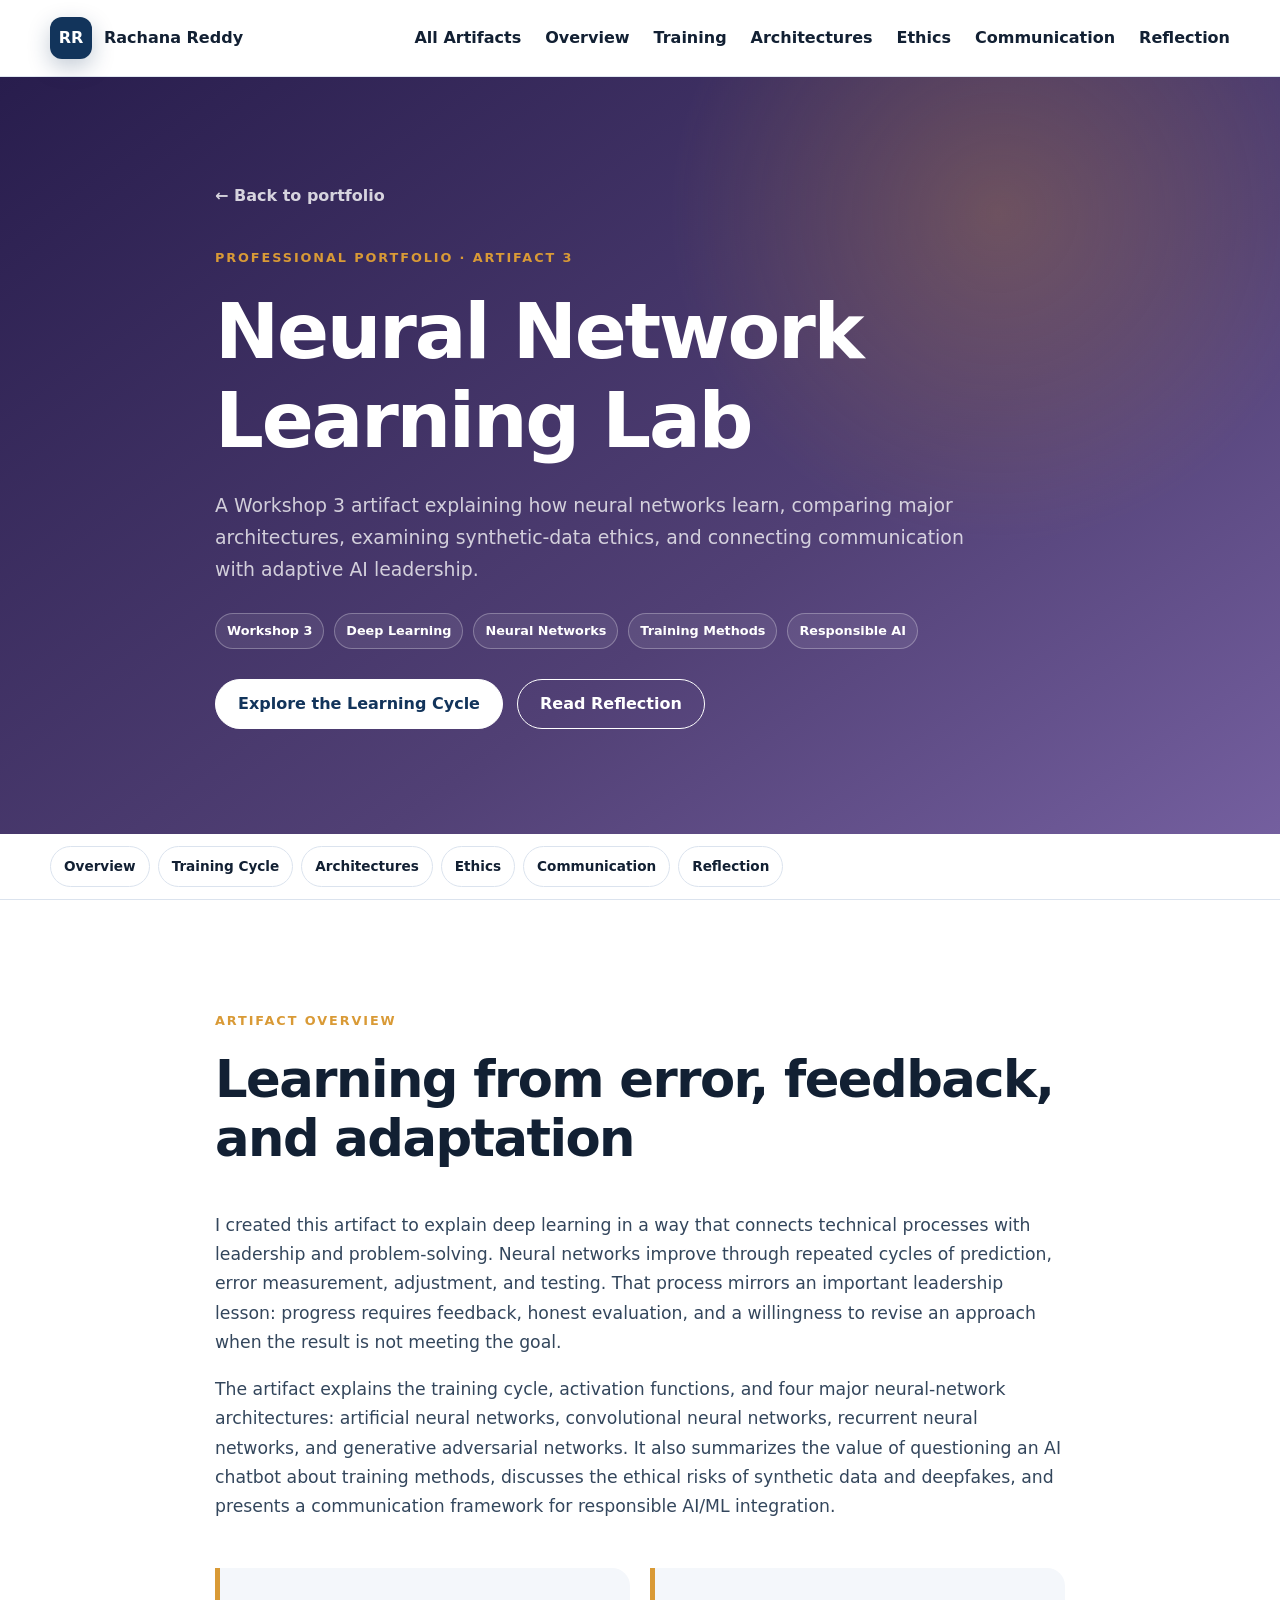
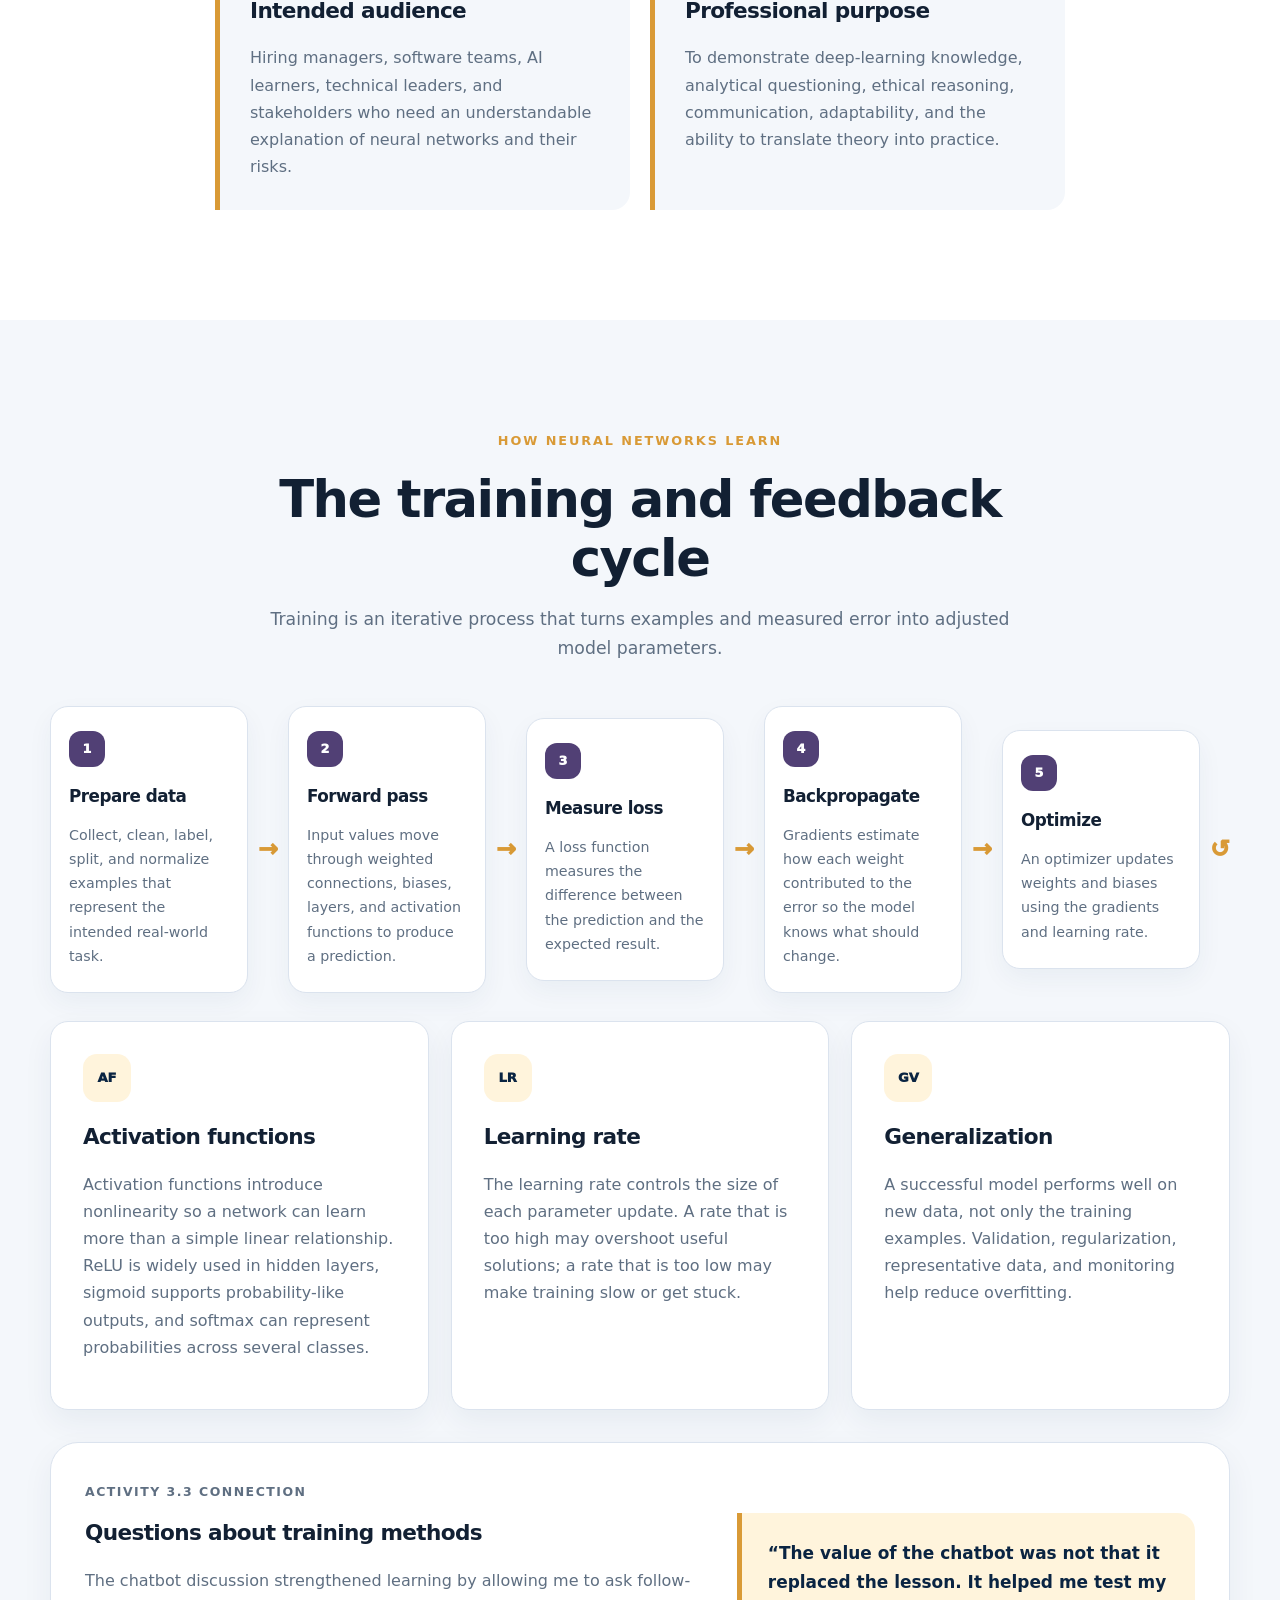
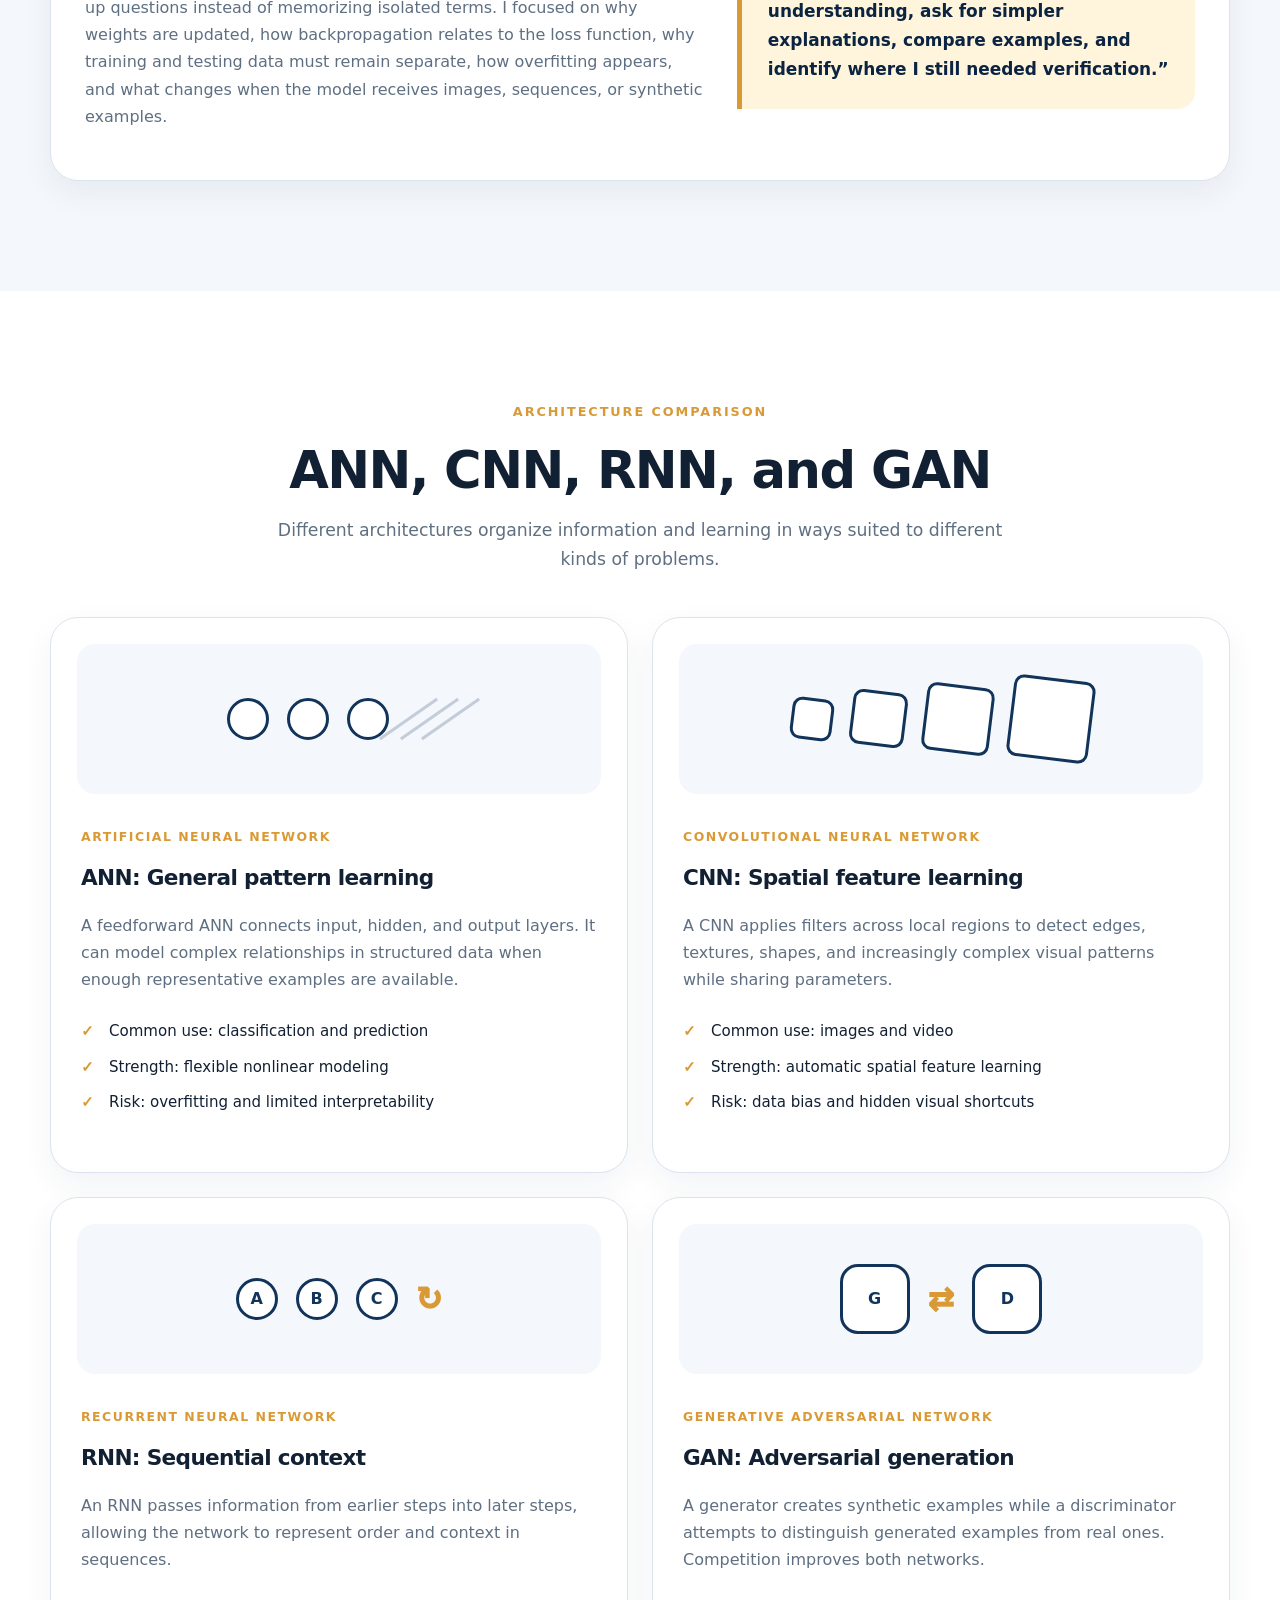
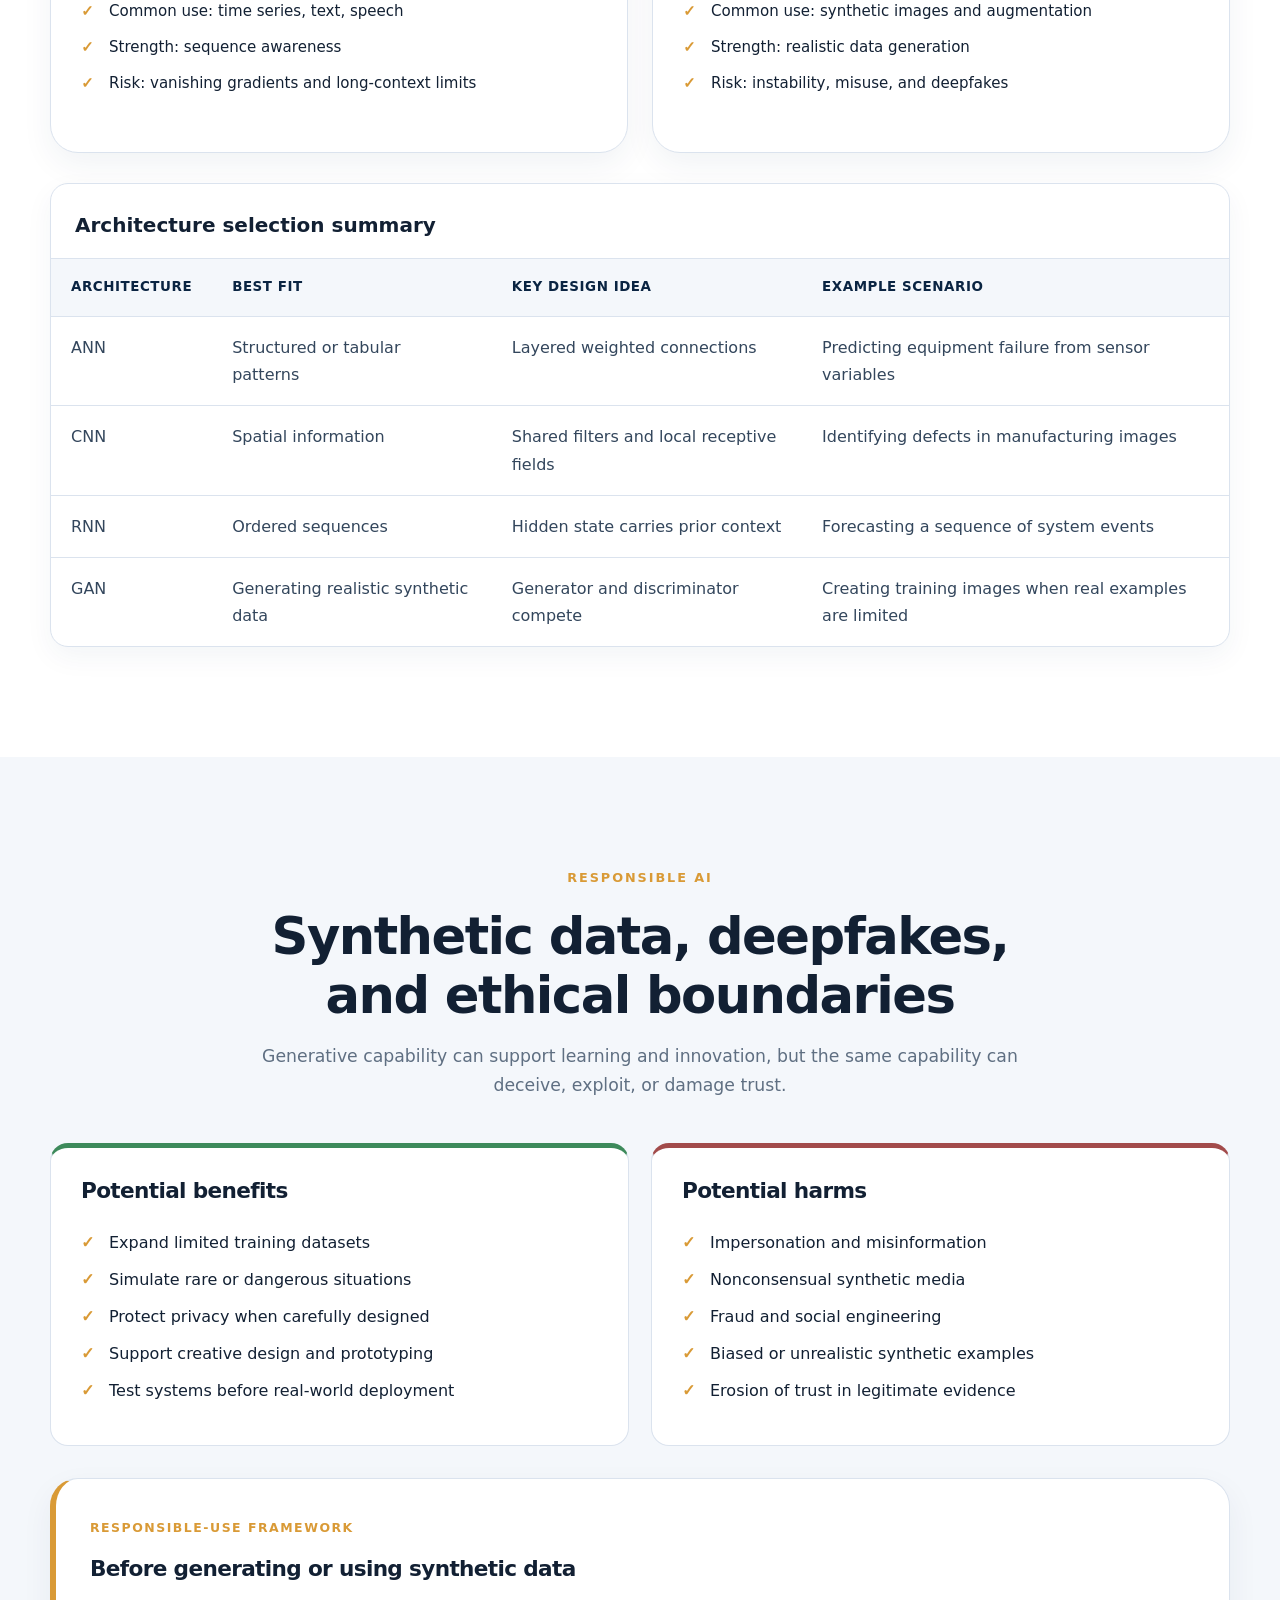
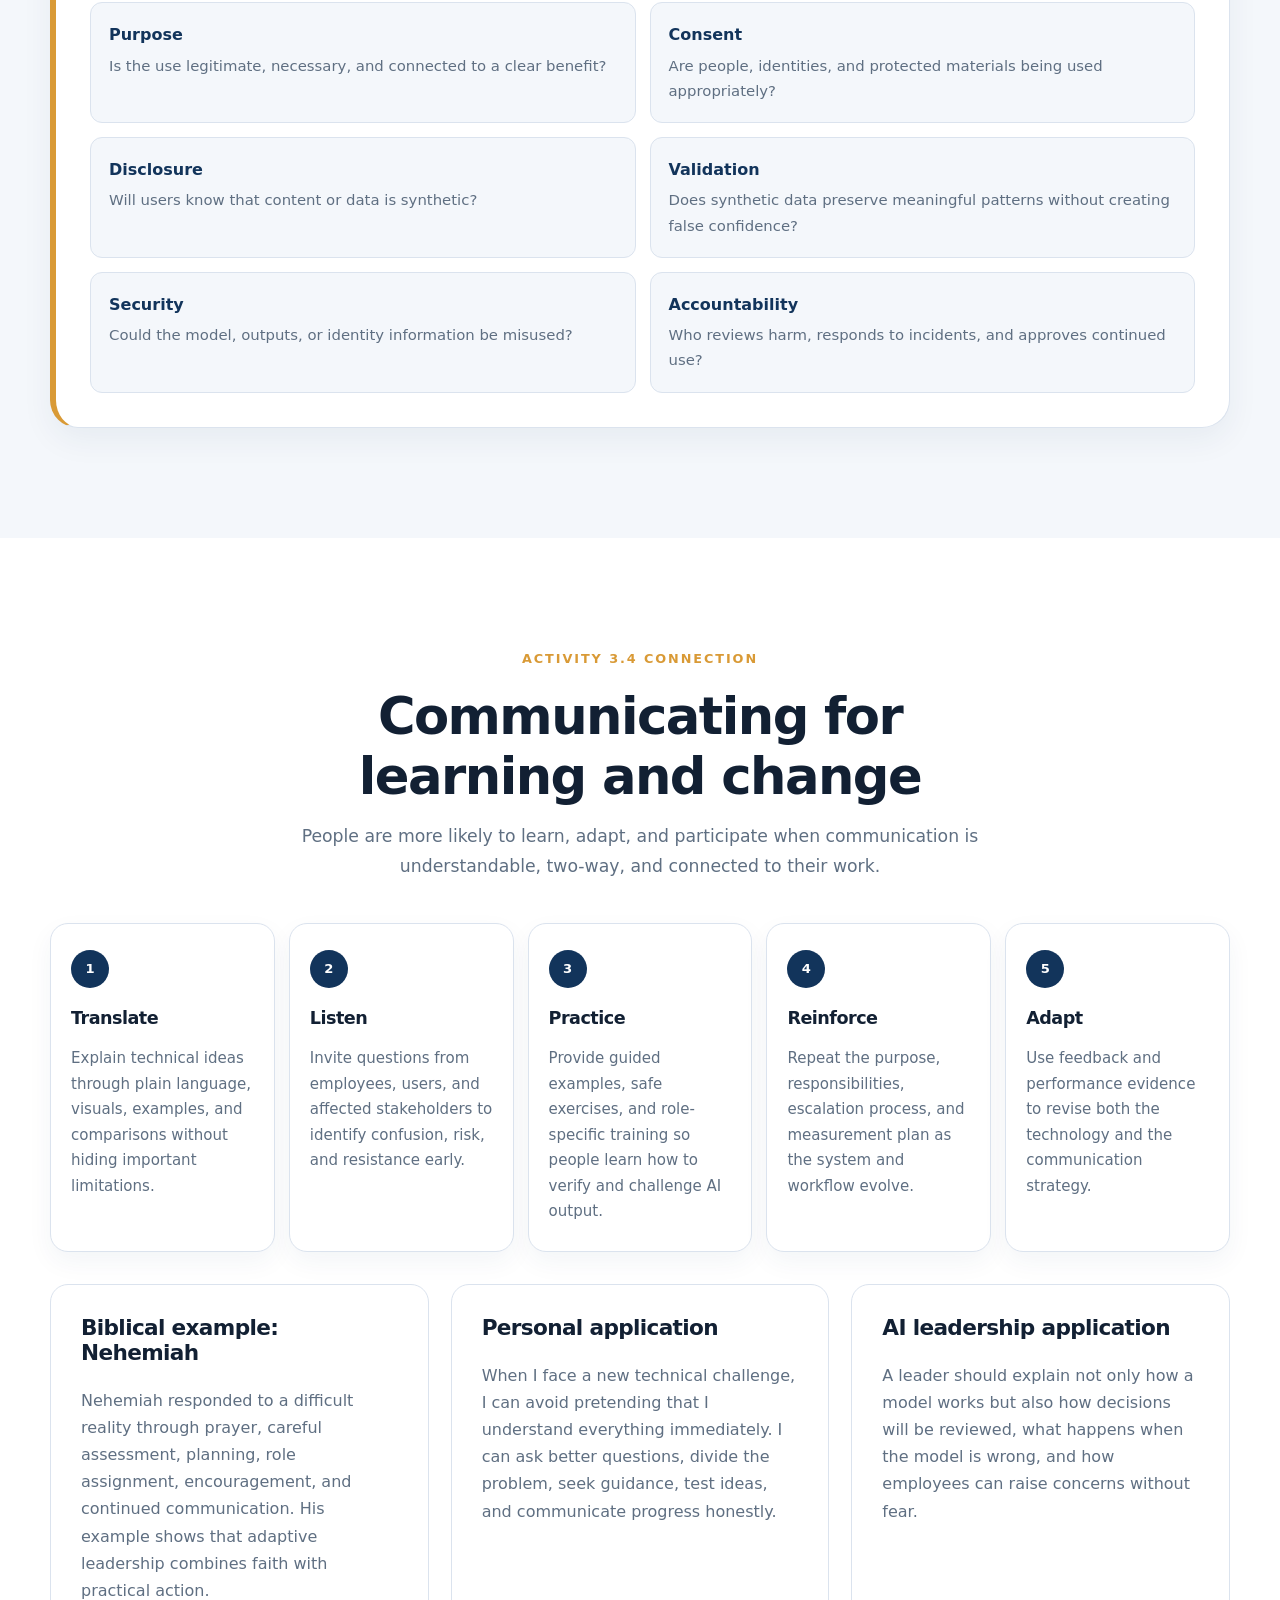
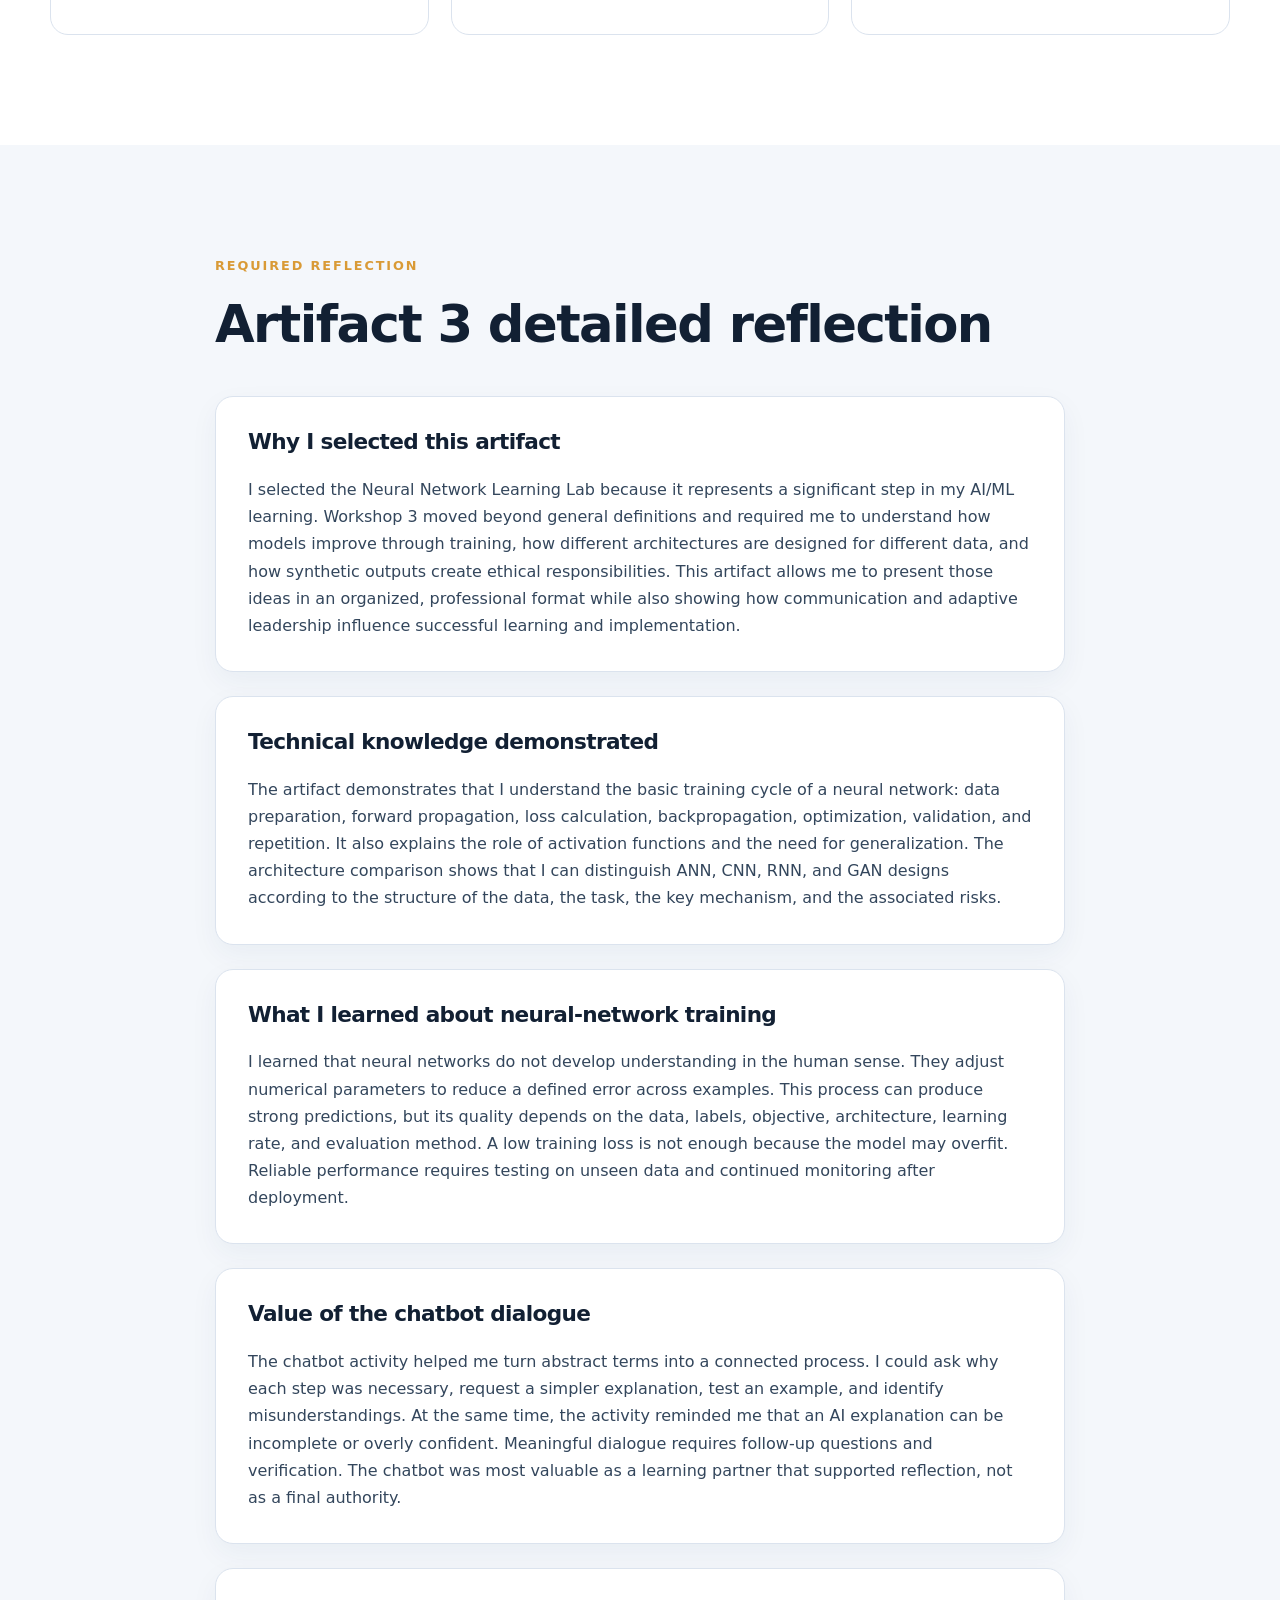
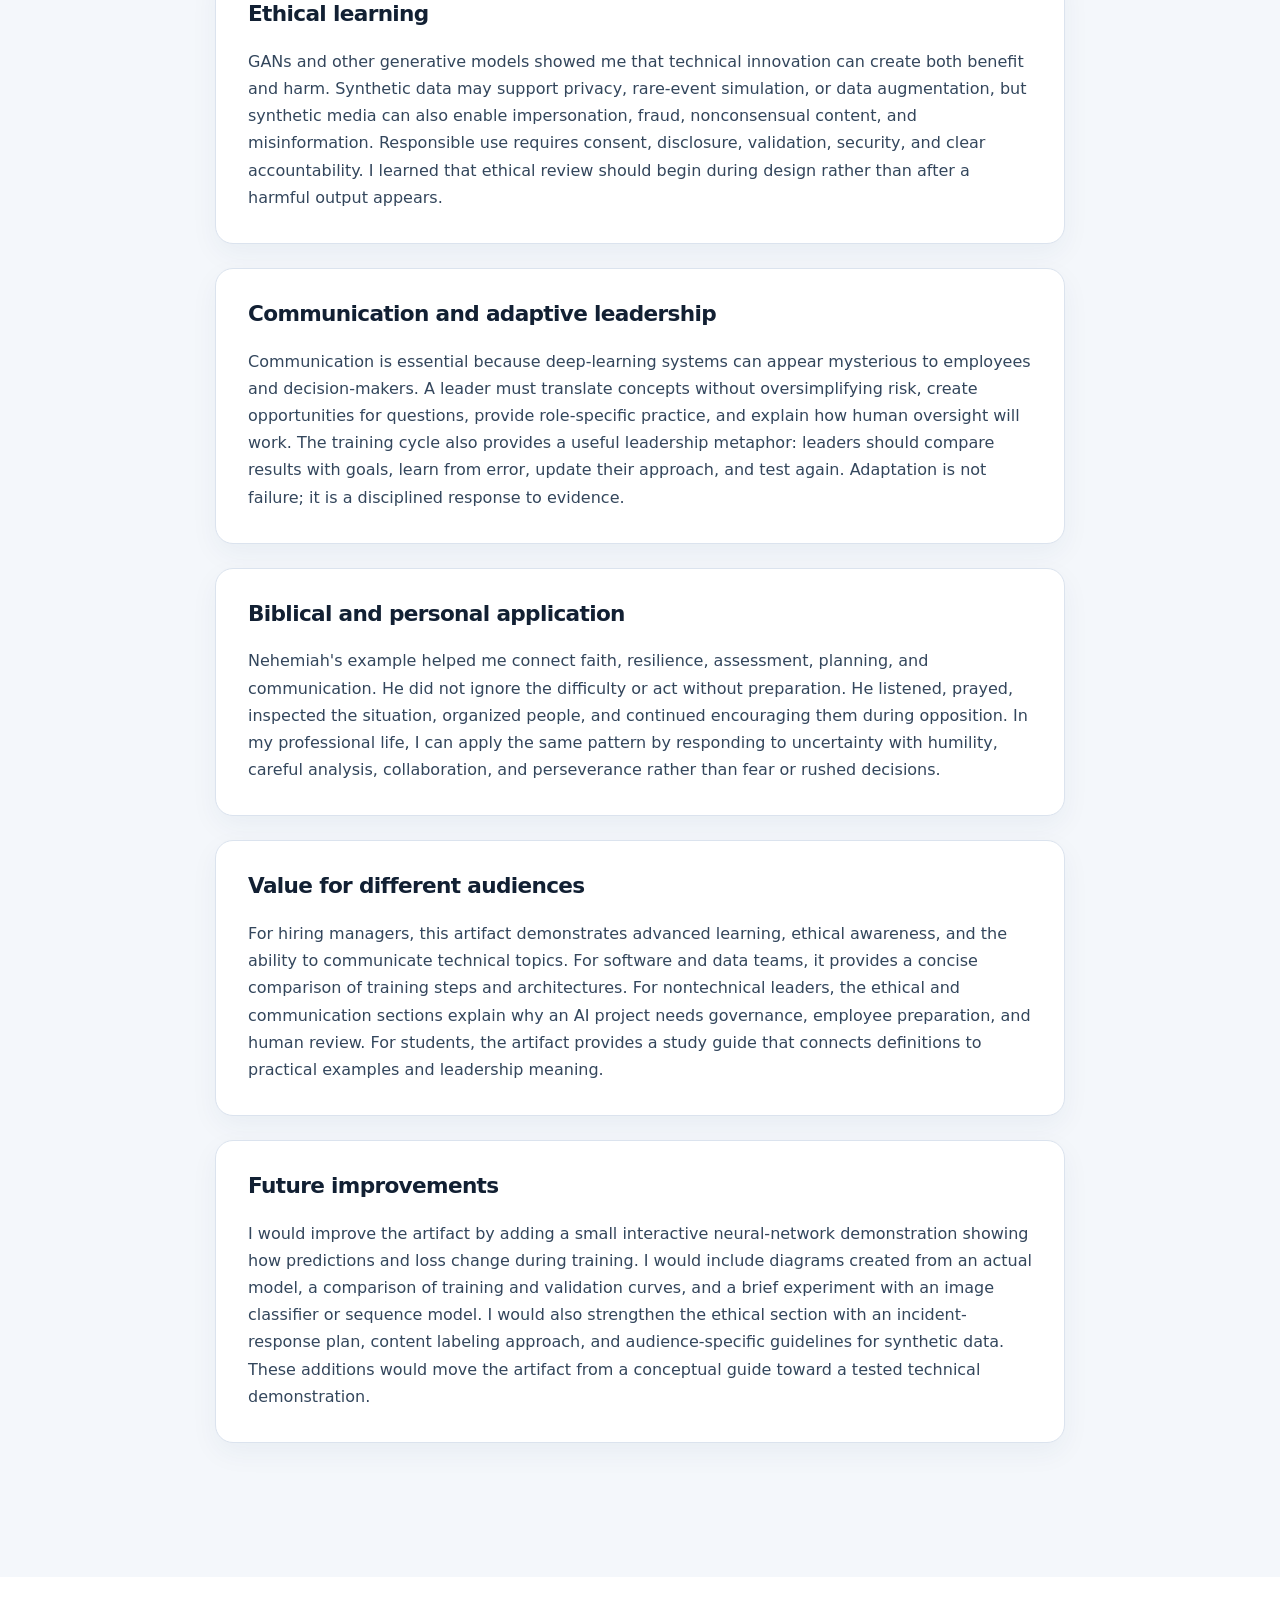
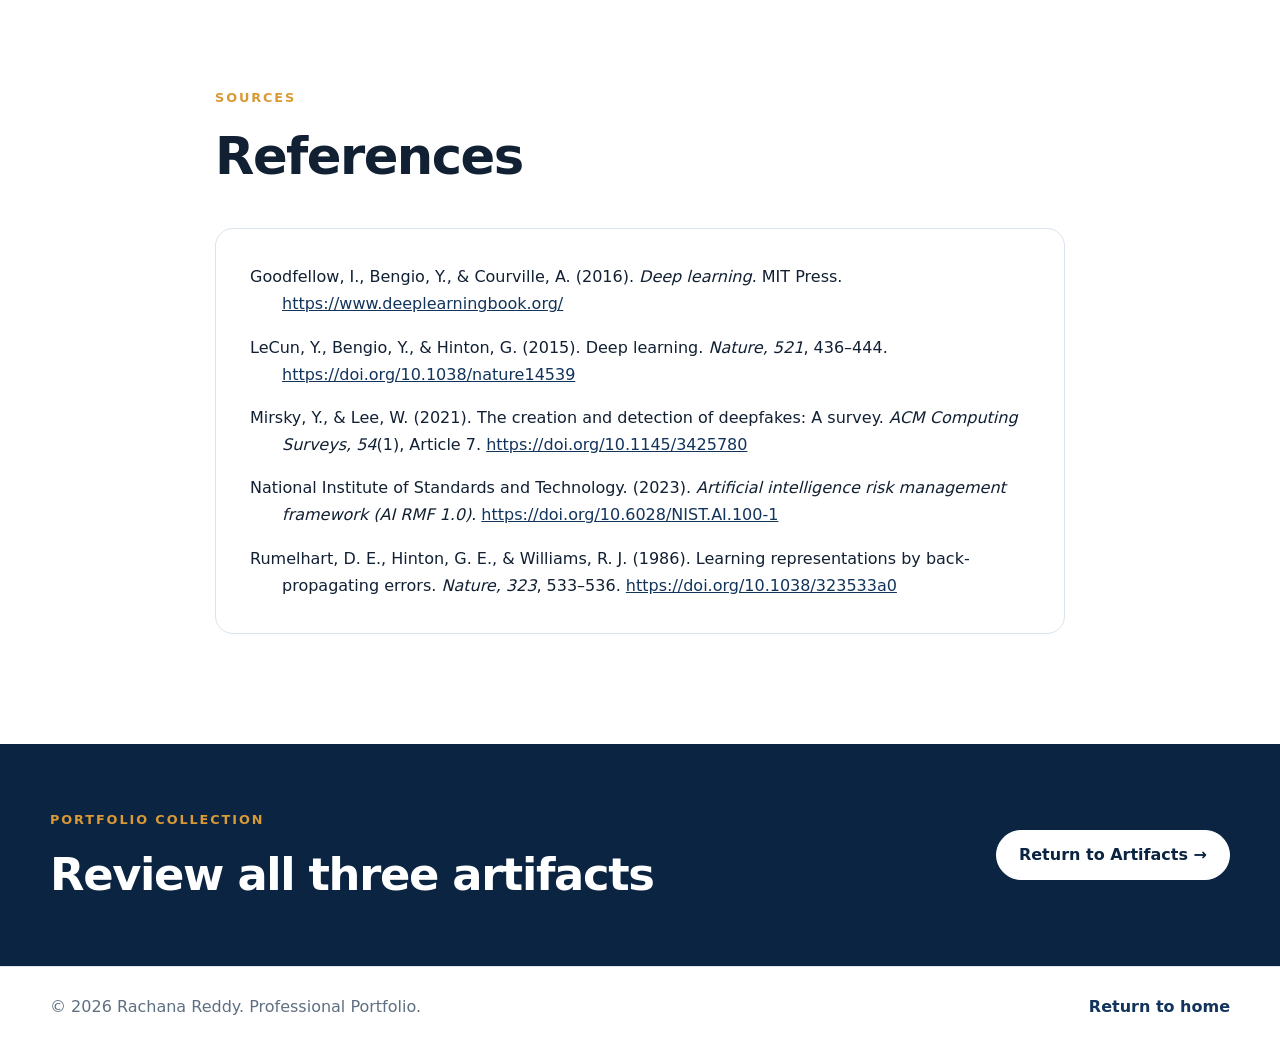
<file: artifact-3.html>
<!DOCTYPE html>
<html lang="en">
<head>
  <meta charset="UTF-8">
  <meta name="viewport" content="width=device-width, initial-scale=1.0">
  <meta name="description" content="Artifact 3: Neural Network Learning Lab covering training methods, ANN, CNN, RNN, GAN, activation functions, deepfake ethics, and communication for change leadership.">
  <title>Artifact 3 | Neural Network Learning Lab</title>
  <link rel="stylesheet" href="styles.css">
  <script defer src="script.js"></script>
</head>
<body>
  <a class="skip-link" href="#main-content">Skip to main content</a>

  <header class="site-header">
    <nav class="nav container" aria-label="Primary navigation">
      <a class="brand" href="index.html"><span class="brand-mark">RR</span><span>Rachana Reddy</span></a>
      <button class="menu-toggle" aria-expanded="false" aria-controls="primary-menu"><span class="sr-only">Open navigation menu</span>☰</button>
      <div class="nav-links" id="primary-menu">
        <a href="index.html#artifacts">All Artifacts</a>
        <a href="#overview">Overview</a>
        <a href="#training">Training</a>
        <a href="#architectures">Architectures</a>
        <a href="#ethics">Ethics</a>
        <a href="#communication">Communication</a>
        <a href="#reflection">Reflection</a>
      </div>
    </nav>
  </header>

  <main id="main-content">
    <section class="artifact-hero artifact-hero-three">
      <div class="container narrow reveal">
        <a class="back-link" href="index.html">← Back to portfolio</a>
        <p class="eyebrow">Professional Portfolio · Artifact 3</p>
        <h1>Neural Network Learning Lab</h1>
        <p class="artifact-intro">
          A Workshop 3 artifact explaining how neural networks learn, comparing major architectures,
          examining synthetic-data ethics, and connecting communication with adaptive AI leadership.
        </p>
        <div class="artifact-meta">
          <span>Workshop 3</span><span>Deep Learning</span><span>Neural Networks</span><span>Training Methods</span><span>Responsible AI</span>
        </div>
        <div class="hero-actions"><a class="button" href="#training">Explore the Learning Cycle</a><a class="button button-secondary" href="#reflection">Read Reflection</a></div>
      </div>
    </section>

    <nav class="artifact-jump" aria-label="Artifact sections"><div class="container"><a href="#overview">Overview</a><a href="#training">Training Cycle</a><a href="#architectures">Architectures</a><a href="#ethics">Ethics</a><a href="#communication">Communication</a><a href="#reflection">Reflection</a></div></nav>

    <section class="section" id="overview">
      <div class="container narrow">
        <div class="section-heading reveal"><p class="eyebrow">Artifact overview</p><h2>Learning from error, feedback, and adaptation</h2></div>
        <div class="prose reveal">
          <p>
            I created this artifact to explain deep learning in a way that connects technical processes with
            leadership and problem-solving. Neural networks improve through repeated cycles of prediction, error
            measurement, adjustment, and testing. That process mirrors an important leadership lesson: progress
            requires feedback, honest evaluation, and a willingness to revise an approach when the result is not
            meeting the goal.
          </p>
          <p>
            The artifact explains the training cycle, activation functions, and four major neural-network
            architectures: artificial neural networks, convolutional neural networks, recurrent neural networks,
            and generative adversarial networks. It also summarizes the value of questioning an AI chatbot about
            training methods, discusses the ethical risks of synthetic data and deepfakes, and presents a
            communication framework for responsible AI/ML integration.
          </p>
        </div>
        <div class="audience-grid reveal">
          <article><h3>Intended audience</h3><p>Hiring managers, software teams, AI learners, technical leaders, and stakeholders who need an understandable explanation of neural networks and their risks.</p></article>
          <article><h3>Professional purpose</h3><p>To demonstrate deep-learning knowledge, analytical questioning, ethical reasoning, communication, adaptability, and the ability to translate theory into practice.</p></article>
        </div>
      </div>
    </section>

    <section class="section section-alt" id="training">
      <div class="container">
        <div class="section-heading centered reveal"><p class="eyebrow">How neural networks learn</p><h2>The training and feedback cycle</h2><p>Training is an iterative process that turns examples and measured error into adjusted model parameters.</p></div>

        <div class="training-loop reveal" aria-label="Neural network training cycle">
          <div class="loop-step"><span>1</span><h3>Prepare data</h3><p>Collect, clean, label, split, and normalize examples that represent the intended real-world task.</p></div>
          <div class="loop-arrow" aria-hidden="true">→</div>
          <div class="loop-step"><span>2</span><h3>Forward pass</h3><p>Input values move through weighted connections, biases, layers, and activation functions to produce a prediction.</p></div>
          <div class="loop-arrow" aria-hidden="true">→</div>
          <div class="loop-step"><span>3</span><h3>Measure loss</h3><p>A loss function measures the difference between the prediction and the expected result.</p></div>
          <div class="loop-arrow" aria-hidden="true">→</div>
          <div class="loop-step"><span>4</span><h3>Backpropagate</h3><p>Gradients estimate how each weight contributed to the error so the model knows what should change.</p></div>
          <div class="loop-arrow" aria-hidden="true">→</div>
          <div class="loop-step"><span>5</span><h3>Optimize</h3><p>An optimizer updates weights and biases using the gradients and learning rate.</p></div>
          <div class="loop-arrow" aria-hidden="true">↺</div>
        </div>

        <div class="concept-grid three-column">
          <article class="concept-card reveal"><span class="concept-icon">AF</span><h3>Activation functions</h3><p>Activation functions introduce nonlinearity so a network can learn more than a simple linear relationship. ReLU is widely used in hidden layers, sigmoid supports probability-like outputs, and softmax can represent probabilities across several classes.</p></article>
          <article class="concept-card reveal"><span class="concept-icon">LR</span><h3>Learning rate</h3><p>The learning rate controls the size of each parameter update. A rate that is too high may overshoot useful solutions; a rate that is too low may make training slow or get stuck.</p></article>
          <article class="concept-card reveal"><span class="concept-icon">GV</span><h3>Generalization</h3><p>A successful model performs well on new data, not only the training examples. Validation, regularization, representative data, and monitoring help reduce overfitting.</p></article>
        </div>

        <div class="chat-learning reveal">
          <div>
            <p class="artifact-label">Activity 3.3 connection</p>
            <h3>Questions about training methods</h3>
            <p>
              The chatbot discussion strengthened learning by allowing me to ask follow-up questions instead of
              memorizing isolated terms. I focused on why weights are updated, how backpropagation relates to the
              loss function, why training and testing data must remain separate, how overfitting appears, and what
              changes when the model receives images, sequences, or synthetic examples.
            </p>
          </div>
          <blockquote>
            “The value of the chatbot was not that it replaced the lesson. It helped me test my understanding,
            ask for simpler explanations, compare examples, and identify where I still needed verification.”
          </blockquote>
        </div>
      </div>
    </section>

    <section class="section" id="architectures">
      <div class="container">
        <div class="section-heading centered reveal"><p class="eyebrow">Architecture comparison</p><h2>ANN, CNN, RNN, and GAN</h2><p>Different architectures organize information and learning in ways suited to different kinds of problems.</p></div>

        <div class="architecture-grid">
          <article class="architecture-card reveal">
            <div class="architecture-visual ann-visual" aria-hidden="true"><span></span><span></span><span></span><i></i><i></i><i></i></div>
            <p class="artifact-label">Artificial Neural Network</p>
            <h3>ANN: General pattern learning</h3>
            <p>A feedforward ANN connects input, hidden, and output layers. It can model complex relationships in structured data when enough representative examples are available.</p>
            <ul class="check-list compact-list"><li>Common use: classification and prediction</li><li>Strength: flexible nonlinear modeling</li><li>Risk: overfitting and limited interpretability</li></ul>
          </article>

          <article class="architecture-card reveal">
            <div class="architecture-visual cnn-visual" aria-hidden="true"><span></span><span></span><span></span><span></span></div>
            <p class="artifact-label">Convolutional Neural Network</p>
            <h3>CNN: Spatial feature learning</h3>
            <p>A CNN applies filters across local regions to detect edges, textures, shapes, and increasingly complex visual patterns while sharing parameters.</p>
            <ul class="check-list compact-list"><li>Common use: images and video</li><li>Strength: automatic spatial feature learning</li><li>Risk: data bias and hidden visual shortcuts</li></ul>
          </article>

          <article class="architecture-card reveal">
            <div class="architecture-visual rnn-visual" aria-hidden="true"><span>A</span><span>B</span><span>C</span><i>↻</i></div>
            <p class="artifact-label">Recurrent Neural Network</p>
            <h3>RNN: Sequential context</h3>
            <p>An RNN passes information from earlier steps into later steps, allowing the network to represent order and context in sequences.</p>
            <ul class="check-list compact-list"><li>Common use: time series, text, speech</li><li>Strength: sequence awareness</li><li>Risk: vanishing gradients and long-context limits</li></ul>
          </article>

          <article class="architecture-card reveal">
            <div class="architecture-visual gan-visual" aria-hidden="true"><span>G</span><i>⇄</i><span>D</span></div>
            <p class="artifact-label">Generative Adversarial Network</p>
            <h3>GAN: Adversarial generation</h3>
            <p>A generator creates synthetic examples while a discriminator attempts to distinguish generated examples from real ones. Competition improves both networks.</p>
            <ul class="check-list compact-list"><li>Common use: synthetic images and augmentation</li><li>Strength: realistic data generation</li><li>Risk: instability, misuse, and deepfakes</li></ul>
          </article>
        </div>

        <div class="table-wrap reveal">
          <table class="comparison-table">
            <caption>Architecture selection summary</caption>
            <thead><tr><th>Architecture</th><th>Best fit</th><th>Key design idea</th><th>Example scenario</th></tr></thead>
            <tbody>
              <tr><td>ANN</td><td>Structured or tabular patterns</td><td>Layered weighted connections</td><td>Predicting equipment failure from sensor variables</td></tr>
              <tr><td>CNN</td><td>Spatial information</td><td>Shared filters and local receptive fields</td><td>Identifying defects in manufacturing images</td></tr>
              <tr><td>RNN</td><td>Ordered sequences</td><td>Hidden state carries prior context</td><td>Forecasting a sequence of system events</td></tr>
              <tr><td>GAN</td><td>Generating realistic synthetic data</td><td>Generator and discriminator compete</td><td>Creating training images when real examples are limited</td></tr>
            </tbody>
          </table>
        </div>
      </div>
    </section>

    <section class="section section-alt" id="ethics">
      <div class="container">
        <div class="section-heading centered reveal"><p class="eyebrow">Responsible AI</p><h2>Synthetic data, deepfakes, and ethical boundaries</h2><p>Generative capability can support learning and innovation, but the same capability can deceive, exploit, or damage trust.</p></div>

        <div class="risk-benefit-grid">
          <article class="risk-benefit benefit reveal"><h3>Potential benefits</h3><ul class="check-list"><li>Expand limited training datasets</li><li>Simulate rare or dangerous situations</li><li>Protect privacy when carefully designed</li><li>Support creative design and prototyping</li><li>Test systems before real-world deployment</li></ul></article>
          <article class="risk-benefit risk reveal"><h3>Potential harms</h3><ul class="check-list"><li>Impersonation and misinformation</li><li>Nonconsensual synthetic media</li><li>Fraud and social engineering</li><li>Biased or unrealistic synthetic examples</li><li>Erosion of trust in legitimate evidence</li></ul></article>
        </div>

        <div class="callout reveal">
          <p class="artifact-label">Responsible-use framework</p>
          <h3>Before generating or using synthetic data</h3>
          <div class="decision-grid">
            <div><strong>Purpose</strong><span>Is the use legitimate, necessary, and connected to a clear benefit?</span></div>
            <div><strong>Consent</strong><span>Are people, identities, and protected materials being used appropriately?</span></div>
            <div><strong>Disclosure</strong><span>Will users know that content or data is synthetic?</span></div>
            <div><strong>Validation</strong><span>Does synthetic data preserve meaningful patterns without creating false confidence?</span></div>
            <div><strong>Security</strong><span>Could the model, outputs, or identity information be misused?</span></div>
            <div><strong>Accountability</strong><span>Who reviews harm, responds to incidents, and approves continued use?</span></div>
          </div>
        </div>
      </div>
    </section>

    <section class="section" id="communication">
      <div class="container">
        <div class="section-heading centered reveal"><p class="eyebrow">Activity 3.4 connection</p><h2>Communicating for learning and change</h2><p>People are more likely to learn, adapt, and participate when communication is understandable, two-way, and connected to their work.</p></div>

        <div class="process-flow communication-flow">
          <article class="process-step reveal"><span>1</span><h3>Translate</h3><p>Explain technical ideas through plain language, visuals, examples, and comparisons without hiding important limitations.</p></article>
          <article class="process-step reveal"><span>2</span><h3>Listen</h3><p>Invite questions from employees, users, and affected stakeholders to identify confusion, risk, and resistance early.</p></article>
          <article class="process-step reveal"><span>3</span><h3>Practice</h3><p>Provide guided examples, safe exercises, and role-specific training so people learn how to verify and challenge AI output.</p></article>
          <article class="process-step reveal"><span>4</span><h3>Reinforce</h3><p>Repeat the purpose, responsibilities, escalation process, and measurement plan as the system and workflow evolve.</p></article>
          <article class="process-step reveal"><span>5</span><h3>Adapt</h3><p>Use feedback and performance evidence to revise both the technology and the communication strategy.</p></article>
        </div>

        <div class="leadership-grid reveal">
          <article><h3>Biblical example: Nehemiah</h3><p>Nehemiah responded to a difficult reality through prayer, careful assessment, planning, role assignment, encouragement, and continued communication. His example shows that adaptive leadership combines faith with practical action.</p></article>
          <article><h3>Personal application</h3><p>When I face a new technical challenge, I can avoid pretending that I understand everything immediately. I can ask better questions, divide the problem, seek guidance, test ideas, and communicate progress honestly.</p></article>
          <article><h3>AI leadership application</h3><p>A leader should explain not only how a model works but also how decisions will be reviewed, what happens when the model is wrong, and how employees can raise concerns without fear.</p></article>
        </div>
      </div>
    </section>

    <section class="section section-alt" id="reflection">
      <div class="container narrow">
        <div class="section-heading reveal"><p class="eyebrow">Required reflection</p><h2>Artifact 3 detailed reflection</h2></div>

        <div class="reflection-block reveal"><h3>Why I selected this artifact</h3><p>I selected the Neural Network Learning Lab because it represents a significant step in my AI/ML learning. Workshop 3 moved beyond general definitions and required me to understand how models improve through training, how different architectures are designed for different data, and how synthetic outputs create ethical responsibilities. This artifact allows me to present those ideas in an organized, professional format while also showing how communication and adaptive leadership influence successful learning and implementation.</p></div>

        <div class="reflection-block reveal"><h3>Technical knowledge demonstrated</h3><p>The artifact demonstrates that I understand the basic training cycle of a neural network: data preparation, forward propagation, loss calculation, backpropagation, optimization, validation, and repetition. It also explains the role of activation functions and the need for generalization. The architecture comparison shows that I can distinguish ANN, CNN, RNN, and GAN designs according to the structure of the data, the task, the key mechanism, and the associated risks.</p></div>

        <div class="reflection-block reveal"><h3>What I learned about neural-network training</h3><p>I learned that neural networks do not develop understanding in the human sense. They adjust numerical parameters to reduce a defined error across examples. This process can produce strong predictions, but its quality depends on the data, labels, objective, architecture, learning rate, and evaluation method. A low training loss is not enough because the model may overfit. Reliable performance requires testing on unseen data and continued monitoring after deployment.</p></div>

        <div class="reflection-block reveal"><h3>Value of the chatbot dialogue</h3><p>The chatbot activity helped me turn abstract terms into a connected process. I could ask why each step was necessary, request a simpler explanation, test an example, and identify misunderstandings. At the same time, the activity reminded me that an AI explanation can be incomplete or overly confident. Meaningful dialogue requires follow-up questions and verification. The chatbot was most valuable as a learning partner that supported reflection, not as a final authority.</p></div>

        <div class="reflection-block reveal"><h3>Ethical learning</h3><p>GANs and other generative models showed me that technical innovation can create both benefit and harm. Synthetic data may support privacy, rare-event simulation, or data augmentation, but synthetic media can also enable impersonation, fraud, nonconsensual content, and misinformation. Responsible use requires consent, disclosure, validation, security, and clear accountability. I learned that ethical review should begin during design rather than after a harmful output appears.</p></div>

        <div class="reflection-block reveal"><h3>Communication and adaptive leadership</h3><p>Communication is essential because deep-learning systems can appear mysterious to employees and decision-makers. A leader must translate concepts without oversimplifying risk, create opportunities for questions, provide role-specific practice, and explain how human oversight will work. The training cycle also provides a useful leadership metaphor: leaders should compare results with goals, learn from error, update their approach, and test again. Adaptation is not failure; it is a disciplined response to evidence.</p></div>

        <div class="reflection-block reveal"><h3>Biblical and personal application</h3><p>Nehemiah's example helped me connect faith, resilience, assessment, planning, and communication. He did not ignore the difficulty or act without preparation. He listened, prayed, inspected the situation, organized people, and continued encouraging them during opposition. In my professional life, I can apply the same pattern by responding to uncertainty with humility, careful analysis, collaboration, and perseverance rather than fear or rushed decisions.</p></div>

        <div class="reflection-block reveal"><h3>Value for different audiences</h3><p>For hiring managers, this artifact demonstrates advanced learning, ethical awareness, and the ability to communicate technical topics. For software and data teams, it provides a concise comparison of training steps and architectures. For nontechnical leaders, the ethical and communication sections explain why an AI project needs governance, employee preparation, and human review. For students, the artifact provides a study guide that connects definitions to practical examples and leadership meaning.</p></div>

        <div class="reflection-block reveal"><h3>Future improvements</h3><p>I would improve the artifact by adding a small interactive neural-network demonstration showing how predictions and loss change during training. I would include diagrams created from an actual model, a comparison of training and validation curves, and a brief experiment with an image classifier or sequence model. I would also strengthen the ethical section with an incident-response plan, content labeling approach, and audience-specific guidelines for synthetic data. These additions would move the artifact from a conceptual guide toward a tested technical demonstration.</p></div>
      </div>
    </section>

    <section class="section" id="references">
      <div class="container narrow">
        <div class="section-heading reveal"><p class="eyebrow">Sources</p><h2>References</h2></div>
        <div class="references reveal">
          <p>Goodfellow, I., Bengio, Y., &amp; Courville, A. (2016). <em>Deep learning</em>. MIT Press. <a href="https://www.deeplearningbook.org/" target="_blank" rel="noopener">https://www.deeplearningbook.org/</a></p>
          <p>LeCun, Y., Bengio, Y., &amp; Hinton, G. (2015). Deep learning. <em>Nature, 521</em>, 436–444. <a href="https://doi.org/10.1038/nature14539" target="_blank" rel="noopener">https://doi.org/10.1038/nature14539</a></p>
          <p>Mirsky, Y., &amp; Lee, W. (2021). The creation and detection of deepfakes: A survey. <em>ACM Computing Surveys, 54</em>(1), Article 7. <a href="https://doi.org/10.1145/3425780" target="_blank" rel="noopener">https://doi.org/10.1145/3425780</a></p>
          <p>National Institute of Standards and Technology. (2023). <em>Artificial intelligence risk management framework (AI RMF 1.0)</em>. <a href="https://doi.org/10.6028/NIST.AI.100-1" target="_blank" rel="noopener">https://doi.org/10.6028/NIST.AI.100-1</a></p>
          <p>Rumelhart, D. E., Hinton, G. E., &amp; Williams, R. J. (1986). Learning representations by back-propagating errors. <em>Nature, 323</em>, 533–536. <a href="https://doi.org/10.1038/323533a0" target="_blank" rel="noopener">https://doi.org/10.1038/323533a0</a></p>
        </div>
      </div>
    </section>

    <section class="artifact-next"><div class="container artifact-next-row"><div><p class="eyebrow">Portfolio collection</p><h2>Review all three artifacts</h2></div><a class="button" href="index.html#artifacts">Return to Artifacts →</a></div></section>
  </main>

  <footer class="site-footer"><div class="container footer-row"><p>© <span id="year"></span> Rachana Reddy. Professional Portfolio.</p><a href="index.html">Return to home</a></div></footer>
</body>
</html>
</file>
<file: styles.css>
:root {
  --ink: #122033;
  --muted: #5f6f82;
  --surface: #ffffff;
  --surface-alt: #f4f7fb;
  --line: #dbe3ee;
  --primary: #12345b;
  --primary-dark: #0a2442;
  --accent: #d99a36;
  --accent-soft: #fff4dc;
  --shadow: 0 20px 55px rgba(18, 52, 91, 0.12);
  --radius-lg: 28px;
  --radius-md: 18px;
  --radius-sm: 12px;
  --max-width: 1180px;
}

* {
  box-sizing: border-box;
}

html {
  scroll-behavior: smooth;
}

body {
  margin: 0;
  color: var(--ink);
  background: var(--surface);
  font-family: Inter, ui-sans-serif, system-ui, -apple-system, BlinkMacSystemFont, "Segoe UI", sans-serif;
  line-height: 1.7;
}

img {
  display: block;
  max-width: 100%;
}

a {
  color: var(--primary);
}

h1,
h2,
h3 {
  margin-top: 0;
  line-height: 1.16;
  letter-spacing: -0.03em;
}

h1 {
  font-size: clamp(2.6rem, 6vw, 5.4rem);
}

h2 {
  font-size: clamp(2rem, 4vw, 3.35rem);
}

h3 {
  font-size: 1.35rem;
}

p {
  margin-top: 0;
}

.container {
  width: min(calc(100% - 40px), var(--max-width));
  margin-inline: auto;
}

.narrow {
  width: min(calc(100% - 40px), 850px);
}

.section {
  padding: 110px 0;
}

.section-alt {
  background: var(--surface-alt);
}

.centered {
  text-align: center;
  max-width: 760px;
  margin-inline: auto;
}

.sr-only {
  position: absolute;
  width: 1px;
  height: 1px;
  padding: 0;
  margin: -1px;
  overflow: hidden;
  clip: rect(0, 0, 0, 0);
  white-space: nowrap;
  border: 0;
}

.skip-link {
  position: fixed;
  left: 20px;
  top: -80px;
  z-index: 1000;
  padding: 10px 16px;
  color: #fff;
  background: var(--primary);
  border-radius: 8px;
}

.skip-link:focus {
  top: 20px;
}

.site-header {
  position: sticky;
  top: 0;
  z-index: 100;
  border-bottom: 1px solid rgba(219, 227, 238, 0.85);
  background: rgba(255, 255, 255, 0.92);
  backdrop-filter: blur(16px);
}

.nav {
  min-height: 76px;
  display: flex;
  align-items: center;
  justify-content: space-between;
  gap: 24px;
}

.brand {
  display: inline-flex;
  align-items: center;
  gap: 12px;
  color: var(--ink);
  font-weight: 800;
  text-decoration: none;
}

.brand-mark {
  width: 42px;
  height: 42px;
  display: grid;
  place-items: center;
  border-radius: 12px;
  color: #fff;
  background: var(--primary);
  box-shadow: 0 8px 22px rgba(18, 52, 91, 0.25);
}

.nav-links {
  display: flex;
  align-items: center;
  gap: 24px;
}

.nav-links > a:not(.button) {
  color: var(--ink);
  font-weight: 650;
  text-decoration: none;
}

.nav-links > a:not(.button):hover,
.nav-links > a:not(.button):focus-visible {
  color: var(--accent);
}

.menu-toggle {
  display: none;
  border: 0;
  background: transparent;
  font-size: 1.8rem;
  cursor: pointer;
}

.button {
  display: inline-flex;
  align-items: center;
  justify-content: center;
  min-height: 50px;
  padding: 0 22px;
  border: 1px solid var(--primary);
  border-radius: 999px;
  color: #fff;
  background: var(--primary);
  font-weight: 800;
  text-decoration: none;
  transition: transform 180ms ease, box-shadow 180ms ease, background 180ms ease;
}

.button:hover,
.button:focus-visible {
  transform: translateY(-2px);
  background: var(--primary-dark);
  box-shadow: 0 12px 26px rgba(18, 52, 91, 0.22);
}

.button-secondary {
  color: var(--primary);
  background: transparent;
}

.button-secondary:hover,
.button-secondary:focus-visible {
  color: #fff;
}

.button-small {
  min-height: 42px;
  padding-inline: 18px;
}

.hero {
  overflow: hidden;
  padding: 100px 0 110px;
  background:
    radial-gradient(circle at 15% 20%, rgba(217, 154, 54, 0.18), transparent 25%),
    radial-gradient(circle at 90% 15%, rgba(18, 52, 91, 0.16), transparent 28%),
    linear-gradient(145deg, #f8fbff 0%, #ffffff 55%, #eef4fb 100%);
}

.hero-grid {
  display: grid;
  grid-template-columns: minmax(0, 1.25fr) minmax(320px, 0.75fr);
  gap: 70px;
  align-items: center;
}

.eyebrow {
  margin-bottom: 18px;
  color: var(--accent);
  font-size: 0.8rem;
  font-weight: 900;
  letter-spacing: 0.15em;
  text-transform: uppercase;
}

.hero-text,
.artifact-intro {
  max-width: 760px;
  color: var(--muted);
  font-size: 1.18rem;
}

.hero-actions,
.artifact-actions,
.contact-actions {
  display: flex;
  flex-wrap: wrap;
  gap: 14px;
  margin-top: 30px;
}

.hero-stats {
  display: grid;
  grid-template-columns: repeat(3, 1fr);
  gap: 14px;
  margin-top: 42px;
}

.hero-stats div {
  padding: 18px;
  border: 1px solid rgba(18, 52, 91, 0.1);
  border-radius: var(--radius-sm);
  background: rgba(255, 255, 255, 0.72);
}

.hero-stats strong,
.hero-stats span {
  display: block;
}

.hero-stats strong {
  color: var(--primary);
}

.hero-stats span {
  color: var(--muted);
  font-size: 0.86rem;
}

.profile-card {
  overflow: hidden;
  border: 1px solid rgba(18, 52, 91, 0.1);
  border-radius: var(--radius-lg);
  background: #fff;
  box-shadow: var(--shadow);
}

.profile-image-wrap {
  position: relative;
  aspect-ratio: 1 / 0.88;
  overflow: hidden;
  background: var(--surface-alt);
}

.profile-image-wrap img {
  width: 100%;
  height: 100%;
  object-fit: cover;
}

.status-badge {
  position: absolute;
  left: 22px;
  bottom: 20px;
  padding: 8px 13px;
  border-radius: 999px;
  color: var(--primary-dark);
  background: var(--accent-soft);
  font-size: 0.82rem;
  font-weight: 800;
}

.profile-card-body {
  padding: 28px;
}

.profile-card-body h2 {
  margin-bottom: 4px;
  font-size: 1.8rem;
}

.profile-card-body p {
  color: var(--muted);
}

.profile-tags {
  display: flex;
  flex-wrap: wrap;
  gap: 8px;
}

.profile-tags span,
.artifact-meta span {
  padding: 6px 11px;
  border: 1px solid var(--line);
  border-radius: 999px;
  color: var(--primary);
  background: var(--surface-alt);
  font-size: 0.8rem;
  font-weight: 750;
}

.two-column {
  display: grid;
  grid-template-columns: 0.8fr 1.2fr;
  gap: 80px;
}

.section-heading {
  margin-bottom: 42px;
}

.section-heading h2 {
  margin-bottom: 16px;
}

.section-heading > p:last-child {
  color: var(--muted);
  font-size: 1.08rem;
}

.prose {
  color: #33465c;
  font-size: 1.08rem;
}

.prose p:last-child {
  margin-bottom: 0;
}

.featured-artifact {
  display: grid;
  grid-template-columns: 0.8fr 1.2fr;
  overflow: hidden;
  border: 1px solid var(--line);
  border-radius: var(--radius-lg);
  background: #fff;
  box-shadow: var(--shadow);
}

.artifact-visual {
  min-height: 430px;
  display: grid;
  place-items: center;
  position: relative;
  background:
    linear-gradient(135deg, rgba(18, 52, 91, 0.96), rgba(10, 36, 66, 0.9)),
    radial-gradient(circle at center, rgba(217, 154, 54, 0.6), transparent 60%);
}

.artifact-icon {
  width: 150px;
  height: 150px;
  display: grid;
  place-items: center;
  border: 2px solid rgba(255, 255, 255, 0.36);
  border-radius: 50%;
  color: #fff;
  font-size: 3.7rem;
  font-weight: 950;
  box-shadow: 0 0 0 22px rgba(255, 255, 255, 0.06);
}

.mini-timeline {
  position: absolute;
  left: 30px;
  right: 30px;
  bottom: 34px;
  display: flex;
  justify-content: space-between;
  color: rgba(255, 255, 255, 0.8);
  font-size: 0.72rem;
  font-weight: 750;
}

.mini-timeline::before {
  content: "";
  position: absolute;
  top: -8px;
  left: 0;
  right: 0;
  height: 2px;
  background: linear-gradient(90deg, transparent, var(--accent), transparent);
}

.artifact-content {
  padding: 48px;
}

.artifact-label {
  display: inline-block;
  margin-bottom: 18px;
  color: var(--accent);
  font-size: 0.78rem;
  font-weight: 900;
  letter-spacing: 0.12em;
  text-transform: uppercase;
}

.artifact-content p {
  color: var(--muted);
}

.check-list {
  padding: 0;
  margin: 26px 0 0;
  list-style: none;
}

.check-list li {
  position: relative;
  margin-bottom: 10px;
  padding-left: 28px;
}

.check-list li::before {
  content: "✓";
  position: absolute;
  left: 0;
  color: var(--accent);
  font-weight: 950;
}

.text-link {
  align-self: center;
  font-weight: 800;
  text-decoration: none;
}

.card-grid {
  display: grid;
  grid-template-columns: repeat(3, 1fr);
  gap: 22px;
}

.info-card {
  padding: 32px;
  border: 1px solid var(--line);
  border-radius: var(--radius-md);
  background: #fff;
}

.card-number {
  display: inline-block;
  margin-bottom: 26px;
  color: var(--accent);
  font-size: 0.86rem;
  font-weight: 900;
}

.info-card p {
  color: var(--muted);
}

.skills-grid {
  display: grid;
  grid-template-columns: repeat(2, 1fr);
  overflow: hidden;
  border: 1px solid var(--line);
  border-radius: var(--radius-lg);
  background: #fff;
}

.skill-group {
  padding: 34px;
  border-bottom: 1px solid var(--line);
}

.skill-group:nth-child(odd) {
  border-right: 1px solid var(--line);
}

.skill-group:nth-child(n+3) {
  border-bottom: 0;
}

.skill-group p {
  margin-bottom: 0;
  color: var(--muted);
}

.contact-section {
  background: var(--primary-dark);
}

.contact-card {
  display: flex;
  align-items: center;
  justify-content: space-between;
  gap: 40px;
  color: #fff;
}

.contact-card p:not(.eyebrow) {
  max-width: 700px;
  color: rgba(255, 255, 255, 0.74);
}

.contact-card .button {
  border-color: #fff;
  color: var(--primary-dark);
  background: #fff;
}

.contact-card .button-secondary {
  color: #fff;
  background: transparent;
}

.site-footer {
  padding: 26px 0;
  border-top: 1px solid var(--line);
  background: #fff;
}

.footer-row {
  display: flex;
  align-items: center;
  justify-content: space-between;
  gap: 20px;
}

.footer-row p {
  margin: 0;
  color: var(--muted);
}

.footer-row a {
  font-weight: 800;
  text-decoration: none;
}

/* Artifact page */
.artifact-hero {
  padding: 105px 0;
  color: #fff;
  background:
    radial-gradient(circle at 78% 18%, rgba(217, 154, 54, 0.3), transparent 28%),
    linear-gradient(145deg, #0a2442, #12345b 62%, #1c4a7d);
}

.artifact-hero h1 {
  max-width: 1000px;
  margin-bottom: 24px;
}

.artifact-hero .artifact-intro {
  color: rgba(255, 255, 255, 0.76);
}

.artifact-hero .button {
  border-color: #fff;
  color: var(--primary);
  background: #fff;
}

.artifact-hero .button-secondary {
  color: #fff;
  background: transparent;
}

.back-link {
  display: inline-block;
  margin-bottom: 38px;
  color: rgba(255, 255, 255, 0.8);
  font-weight: 800;
  text-decoration: none;
}

.artifact-meta {
  display: flex;
  flex-wrap: wrap;
  gap: 10px;
  margin-top: 28px;
}

.artifact-meta span {
  color: #fff;
  border-color: rgba(255, 255, 255, 0.28);
  background: rgba(255, 255, 255, 0.08);
}

.audience-grid {
  display: grid;
  grid-template-columns: repeat(2, 1fr);
  gap: 20px;
  margin-top: 46px;
}

.audience-grid article {
  padding: 30px;
  border-left: 5px solid var(--accent);
  border-radius: 0 var(--radius-md) var(--radius-md) 0;
  background: var(--surface-alt);
}

.audience-grid p {
  margin-bottom: 0;
  color: var(--muted);
}

.timeline {
  position: relative;
  max-width: 980px;
  margin: 0 auto;
}

.timeline::before {
  content: "";
  position: absolute;
  left: 155px;
  top: 0;
  bottom: 0;
  width: 2px;
  background: linear-gradient(var(--accent), var(--primary));
}

.timeline-item {
  display: grid;
  grid-template-columns: 130px 1fr;
  gap: 50px;
  margin-bottom: 24px;
}

.timeline-year {
  position: relative;
  padding-top: 24px;
  color: var(--primary);
  font-weight: 950;
  text-align: right;
}

.timeline-year::after {
  content: "";
  position: absolute;
  right: -33px;
  top: 31px;
  width: 14px;
  height: 14px;
  border: 4px solid var(--surface-alt);
  border-radius: 50%;
  background: var(--accent);
  box-shadow: 0 0 0 2px var(--accent);
}

.timeline-card {
  padding: 26px 30px;
  border: 1px solid var(--line);
  border-radius: var(--radius-md);
  background: #fff;
  box-shadow: 0 10px 28px rgba(18, 52, 91, 0.07);
}

.timeline-card p {
  margin-bottom: 0;
  color: var(--muted);
}

.reflection-block {
  margin-bottom: 24px;
  padding: 32px;
  border: 1px solid var(--line);
  border-radius: var(--radius-md);
  background: #fff;
  box-shadow: 0 10px 28px rgba(18, 52, 91, 0.05);
}

.reflection-block p {
  margin-bottom: 0;
  color: #33465c;
}

.references {
  padding: 34px;
  border: 1px solid var(--line);
  border-radius: var(--radius-md);
  background: #fff;
}

.references p {
  padding-left: 2em;
  text-indent: -2em;
  word-break: break-word;
}

.references p:last-child {
  margin-bottom: 0;
}

.centered-action {
  margin-top: 28px;
  text-align: center;
}

.reveal {
  opacity: 0;
  transform: translateY(18px);
  transition: opacity 620ms ease, transform 620ms ease;
}

.reveal.visible {
  opacity: 1;
  transform: translateY(0);
}

@media (prefers-reduced-motion: reduce) {
  html {
    scroll-behavior: auto;
  }

  .reveal {
    opacity: 1;
    transform: none;
    transition: none;
  }

  .button {
    transition: none;
  }
}

@media (max-width: 900px) {
  .menu-toggle {
    display: block;
  }

  .nav-links {
    position: absolute;
    top: 76px;
    left: 20px;
    right: 20px;
    display: none;
    flex-direction: column;
    align-items: stretch;
    padding: 20px;
    border: 1px solid var(--line);
    border-radius: var(--radius-md);
    background: #fff;
    box-shadow: var(--shadow);
  }

  .nav-links.open {
    display: flex;
  }

  .hero-grid,
  .two-column,
  .featured-artifact {
    grid-template-columns: 1fr;
  }

  .hero-grid,
  .two-column {
    gap: 44px;
  }

  .profile-card {
    max-width: 520px;
  }

  .card-grid {
    grid-template-columns: 1fr;
  }

  .contact-card {
    align-items: flex-start;
    flex-direction: column;
  }
}

@media (max-width: 680px) {
  .section {
    padding: 80px 0;
  }

  .hero,
  .artifact-hero {
    padding: 72px 0 80px;
  }

  .hero-stats,
  .skills-grid,
  .audience-grid {
    grid-template-columns: 1fr;
  }

  .skill-group,
  .skill-group:nth-child(odd),
  .skill-group:nth-child(n+3) {
    border-right: 0;
    border-bottom: 1px solid var(--line);
  }

  .skill-group:last-child {
    border-bottom: 0;
  }

  .artifact-content {
    padding: 32px 24px;
  }

  .artifact-visual {
    min-height: 320px;
  }

  .timeline::before {
    left: 9px;
  }

  .timeline-item {
    grid-template-columns: 1fr;
    gap: 8px;
    padding-left: 34px;
  }

  .timeline-year {
    padding-top: 0;
    text-align: left;
  }

  .timeline-year::after {
    left: -31px;
    right: auto;
    top: 7px;
  }

  .footer-row {
    align-items: flex-start;
    flex-direction: column;
  }
}

/* Portfolio expansion: Artifacts 1–3 */
.profile-initials {
  display: grid;
  place-items: center;
  color: #fff;
  background:
    radial-gradient(circle at 28% 25%, rgba(217, 154, 54, 0.45), transparent 30%),
    linear-gradient(145deg, var(--primary), var(--primary-dark));
}

.profile-initials > span:first-child {
  font-size: clamp(4.5rem, 10vw, 7.5rem);
  font-weight: 950;
  letter-spacing: -0.08em;
  opacity: 0.94;
}

.artifact-grid {
  display: grid;
  grid-template-columns: repeat(3, 1fr);
  gap: 24px;
}

.artifact-card {
  overflow: hidden;
  display: flex;
  flex-direction: column;
  border: 1px solid var(--line);
  border-radius: var(--radius-lg);
  background: #fff;
  box-shadow: 0 14px 38px rgba(18, 52, 91, 0.08);
}

.artifact-card-top {
  position: relative;
  min-height: 205px;
  display: grid;
  place-items: center;
  color: #fff;
  overflow: hidden;
}

.artifact-card-top::after {
  content: "";
  position: absolute;
  inset: 22px;
  border: 1px solid rgba(255, 255, 255, 0.22);
  border-radius: 24px;
}

.artifact-one {
  background: radial-gradient(circle at 70% 25%, rgba(217, 154, 54, 0.45), transparent 34%), linear-gradient(145deg, #0a2442, #1c4a7d);
}

.artifact-two {
  background: radial-gradient(circle at 20% 20%, rgba(255, 255, 255, 0.16), transparent 32%), linear-gradient(145deg, #263d6a, #49689f);
}

.artifact-three {
  background: radial-gradient(circle at 75% 20%, rgba(217, 154, 54, 0.36), transparent 30%), linear-gradient(145deg, #34265f, #654e91);
}

.artifact-number {
  position: absolute;
  left: 28px;
  top: 24px;
  z-index: 1;
  color: rgba(255, 255, 255, 0.7);
  font-size: 0.78rem;
  font-weight: 900;
  letter-spacing: 0.12em;
}

.artifact-card-symbol {
  position: relative;
  z-index: 1;
  width: 104px;
  height: 104px;
  display: grid;
  place-items: center;
  border: 2px solid rgba(255, 255, 255, 0.44);
  border-radius: 50%;
  font-size: 2.2rem;
  font-weight: 950;
  box-shadow: 0 0 0 16px rgba(255, 255, 255, 0.06);
}

.artifact-card-body {
  flex: 1;
  display: flex;
  flex-direction: column;
  padding: 30px;
}

.artifact-card-body > p:not(.artifact-label) {
  color: var(--muted);
}

.artifact-card-body .button {
  align-self: flex-start;
  margin-top: auto;
}

.compact-list {
  margin-bottom: 26px;
}

.compact-list li {
  font-size: 0.94rem;
}

.artifact-hero-two {
  background:
    radial-gradient(circle at 78% 18%, rgba(255, 255, 255, 0.15), transparent 28%),
    linear-gradient(145deg, #1f3157, #49689f 62%, #6682b2);
}

.artifact-hero-three {
  background:
    radial-gradient(circle at 78% 18%, rgba(217, 154, 54, 0.25), transparent 28%),
    linear-gradient(145deg, #281d4d, #514075 62%, #745f9f);
}

.artifact-jump {
  position: sticky;
  top: 76px;
  z-index: 80;
  border-bottom: 1px solid var(--line);
  background: rgba(255, 255, 255, 0.94);
  backdrop-filter: blur(14px);
}

.artifact-jump .container {
  display: flex;
  gap: 8px;
  overflow-x: auto;
  padding-top: 12px;
  padding-bottom: 12px;
}

.artifact-jump a {
  flex: 0 0 auto;
  padding: 8px 13px;
  border: 1px solid var(--line);
  border-radius: 999px;
  color: var(--ink);
  background: #fff;
  font-size: 0.85rem;
  font-weight: 800;
  text-decoration: none;
}

.artifact-jump a:hover,
.artifact-jump a:focus-visible {
  color: #fff;
  border-color: var(--primary);
  background: var(--primary);
}

.concept-grid {
  display: grid;
  grid-template-columns: repeat(2, 1fr);
  gap: 22px;
}

.concept-grid.three-column {
  grid-template-columns: repeat(3, 1fr);
  margin-top: 28px;
}

.concept-card {
  padding: 32px;
  border: 1px solid var(--line);
  border-radius: var(--radius-md);
  background: #fff;
  box-shadow: 0 12px 30px rgba(18, 52, 91, 0.06);
}

.concept-icon {
  width: 48px;
  height: 48px;
  display: grid;
  place-items: center;
  margin-bottom: 22px;
  border-radius: 14px;
  color: var(--primary-dark);
  background: var(--accent-soft);
  font-size: 0.82rem;
  font-weight: 950;
}

.concept-card p {
  color: var(--muted);
}

.mini-definition {
  margin: 22px 0 0;
  border-top: 1px solid var(--line);
}

.mini-definition div {
  display: grid;
  grid-template-columns: 116px 1fr;
  gap: 14px;
  padding: 13px 0;
  border-bottom: 1px solid var(--line);
}

.mini-definition div:last-child {
  border-bottom: 0;
}

.mini-definition dt {
  color: var(--primary);
  font-weight: 900;
}

.mini-definition dd {
  margin: 0;
  color: var(--muted);
}

.case-study {
  display: grid;
  grid-template-columns: 1.35fr 0.65fr;
  gap: 28px;
  align-items: stretch;
  margin-bottom: 34px;
  padding: 38px;
  border: 1px solid var(--line);
  border-radius: var(--radius-lg);
  background: #fff;
  box-shadow: var(--shadow);
}

.case-study > div:first-child p:last-child {
  margin-bottom: 0;
  color: var(--muted);
}

.decision-panel {
  padding: 26px;
  border-radius: var(--radius-md);
  background: var(--surface-alt);
}

.decision-panel h4 {
  margin: 0 0 15px;
  font-size: 1.05rem;
}

.table-wrap {
  overflow-x: auto;
  margin-top: 30px;
  border: 1px solid var(--line);
  border-radius: var(--radius-md);
  background: #fff;
  box-shadow: 0 10px 28px rgba(18, 52, 91, 0.05);
}

.comparison-table {
  width: 100%;
  min-width: 720px;
  border-collapse: collapse;
}

.comparison-table caption {
  padding: 24px 24px 16px;
  color: var(--ink);
  font-size: 1.25rem;
  font-weight: 900;
  text-align: left;
}

.comparison-table th,
.comparison-table td {
  padding: 17px 20px;
  border-top: 1px solid var(--line);
  vertical-align: top;
  text-align: left;
}

.comparison-table th {
  color: var(--primary-dark);
  background: var(--surface-alt);
  font-size: 0.84rem;
  letter-spacing: 0.04em;
  text-transform: uppercase;
}

.comparison-table td {
  color: #33465c;
}

.status-pass {
  display: inline-block;
  padding: 4px 10px;
  border-radius: 999px;
  color: #245b3a;
  background: #e8f6ed;
  font-size: 0.8rem;
  font-weight: 900;
}

.decision-matrix,
.callout,
.chat-learning {
  margin-top: 32px;
  padding: 34px;
  border: 1px solid var(--line);
  border-radius: var(--radius-lg);
  background: #fff;
  box-shadow: 0 12px 32px rgba(18, 52, 91, 0.06);
}

.callout {
  border-left: 6px solid var(--accent);
}

.callout > p:last-child,
.chat-learning p {
  color: var(--muted);
}

.decision-grid {
  display: grid;
  grid-template-columns: repeat(2, 1fr);
  gap: 14px;
  margin-top: 20px;
}

.decision-grid > div {
  padding: 18px;
  border: 1px solid var(--line);
  border-radius: var(--radius-sm);
  background: var(--surface-alt);
}

.decision-grid strong,
.decision-grid span {
  display: block;
}

.decision-grid strong {
  margin-bottom: 5px;
  color: var(--primary);
}

.decision-grid span {
  color: var(--muted);
  font-size: 0.93rem;
}

.process-flow {
  display: grid;
  grid-template-columns: repeat(5, 1fr);
  gap: 14px;
}

.process-step {
  padding: 26px 20px;
  border: 1px solid var(--line);
  border-radius: var(--radius-md);
  background: #fff;
  box-shadow: 0 10px 26px rgba(18, 52, 91, 0.05);
}

.process-step > span {
  width: 38px;
  height: 38px;
  display: grid;
  place-items: center;
  margin-bottom: 20px;
  border-radius: 50%;
  color: #fff;
  background: var(--primary);
  font-size: 0.82rem;
  font-weight: 900;
}

.process-step h3 {
  font-size: 1.1rem;
}

.process-step p {
  margin-bottom: 0;
  color: var(--muted);
  font-size: 0.94rem;
}

.leadership-grid,
.risk-benefit-grid {
  display: grid;
  grid-template-columns: repeat(3, 1fr);
  gap: 22px;
  margin-top: 32px;
}

.leadership-grid article,
.risk-benefit {
  padding: 30px;
  border: 1px solid var(--line);
  border-radius: var(--radius-md);
  background: #fff;
}

.leadership-grid p {
  margin-bottom: 0;
  color: var(--muted);
}

.training-loop {
  display: grid;
  grid-template-columns: 1fr auto 1fr auto 1fr auto 1fr auto 1fr auto;
  gap: 10px;
  align-items: center;
}

.loop-step {
  min-height: 225px;
  padding: 24px 18px;
  border: 1px solid var(--line);
  border-radius: var(--radius-md);
  background: #fff;
  box-shadow: 0 10px 26px rgba(18, 52, 91, 0.05);
}

.loop-step span {
  width: 36px;
  height: 36px;
  display: grid;
  place-items: center;
  margin-bottom: 20px;
  border-radius: 12px;
  color: #fff;
  background: #514075;
  font-size: 0.8rem;
  font-weight: 950;
}

.loop-step h3 {
  font-size: 1.05rem;
}

.loop-step p {
  margin-bottom: 0;
  color: var(--muted);
  font-size: 0.89rem;
}

.loop-arrow {
  color: var(--accent);
  font-size: 1.5rem;
  font-weight: 950;
}

.chat-learning {
  display: grid;
  grid-template-columns: 1.15fr 0.85fr;
  gap: 32px;
  align-items: center;
}

.chat-learning blockquote {
  margin: 0;
  padding: 26px;
  border-left: 5px solid var(--accent);
  border-radius: 0 var(--radius-md) var(--radius-md) 0;
  color: var(--primary-dark);
  background: var(--accent-soft);
  font-size: 1.06rem;
  font-weight: 750;
}

.architecture-grid {
  display: grid;
  grid-template-columns: repeat(2, 1fr);
  gap: 24px;
}

.architecture-card {
  padding: 30px;
  border: 1px solid var(--line);
  border-radius: var(--radius-lg);
  background: #fff;
  box-shadow: 0 12px 32px rgba(18, 52, 91, 0.06);
}

.architecture-card > p:not(.artifact-label) {
  color: var(--muted);
}

.architecture-visual {
  min-height: 150px;
  display: flex;
  align-items: center;
  justify-content: center;
  gap: 18px;
  margin: -4px -4px 28px;
  border-radius: var(--radius-md);
  background: var(--surface-alt);
}

.ann-visual span,
.cnn-visual span,
.rnn-visual span,
.gan-visual span {
  display: grid;
  place-items: center;
  width: 42px;
  height: 42px;
  border: 3px solid var(--primary);
  border-radius: 50%;
  color: var(--primary);
  background: #fff;
  font-weight: 900;
}

.ann-visual i {
  width: 3px;
  height: 70px;
  background: rgba(18, 52, 91, 0.22);
  transform: rotate(55deg);
}

.cnn-visual span {
  border-radius: 10px;
  transform: rotate(7deg);
}

.cnn-visual span:nth-child(2) { width: 55px; height: 55px; }
.cnn-visual span:nth-child(3) { width: 68px; height: 68px; }
.cnn-visual span:nth-child(4) { width: 82px; height: 82px; }

.rnn-visual i,
.gan-visual i {
  color: var(--accent);
  font-size: 2rem;
  font-style: normal;
  font-weight: 950;
}

.gan-visual span {
  width: 70px;
  height: 70px;
  border-radius: 18px;
}

.risk-benefit-grid {
  grid-template-columns: repeat(2, 1fr);
}

.risk-benefit.benefit {
  border-top: 5px solid #3d8a5b;
}

.risk-benefit.risk {
  border-top: 5px solid #a24b4b;
}

.artifact-next {
  padding: 65px 0;
  color: #fff;
  background: var(--primary-dark);
}

.artifact-next-row {
  display: flex;
  align-items: center;
  justify-content: space-between;
  gap: 32px;
}

.artifact-next h2 {
  margin-bottom: 0;
  font-size: clamp(1.8rem, 4vw, 2.8rem);
}

.artifact-next .button {
  border-color: #fff;
  color: var(--primary-dark);
  background: #fff;
}

@media (max-width: 1100px) {
  .artifact-grid {
    grid-template-columns: 1fr;
  }

  .artifact-card {
    display: grid;
    grid-template-columns: 0.65fr 1.35fr;
  }

  .artifact-card-top {
    min-height: 100%;
  }

  .process-flow {
    grid-template-columns: repeat(3, 1fr);
  }

  .training-loop {
    grid-template-columns: repeat(5, 1fr);
  }

  .loop-arrow {
    display: none;
  }
}

@media (max-width: 900px) {
  .artifact-jump {
    top: 76px;
  }

  .concept-grid,
  .concept-grid.three-column,
  .case-study,
  .chat-learning,
  .architecture-grid,
  .leadership-grid,
  .risk-benefit-grid {
    grid-template-columns: 1fr;
  }

  .process-flow,
  .training-loop {
    grid-template-columns: repeat(2, 1fr);
  }

  .artifact-next-row {
    align-items: flex-start;
    flex-direction: column;
  }
}

@media (max-width: 680px) {
  .artifact-card {
    display: flex;
  }

  .artifact-card-top {
    min-height: 190px;
  }

  .decision-grid,
  .process-flow,
  .training-loop {
    grid-template-columns: 1fr;
  }

  .mini-definition div {
    grid-template-columns: 1fr;
    gap: 3px;
  }

  .case-study,
  .decision-matrix,
  .callout,
  .chat-learning {
    padding: 26px 22px;
  }

  .artifact-jump {
    top: 76px;
  }
}

@media print {
  .reveal {
    opacity: 1 !important;
    transform: none !important;
  }

  .site-header,
  .artifact-jump {
    position: static;
  }

  .menu-toggle {
    display: none;
  }
}

/* Switch long artifact navigation to the mobile menu before links become crowded. */
@media (max-width: 1120px) {
  .menu-toggle {
    display: block;
  }

  .nav-links {
    position: absolute;
    top: 76px;
    left: 20px;
    right: 20px;
    display: none;
    flex-direction: column;
    align-items: stretch;
    padding: 20px;
    border: 1px solid var(--line);
    border-radius: var(--radius-md);
    background: #fff;
    box-shadow: var(--shadow);
  }

  .nav-links.open {
    display: flex;
  }
}

@media print {
  .skip-link,
  .menu-toggle {
    display: none !important;
  }
}
</file>
